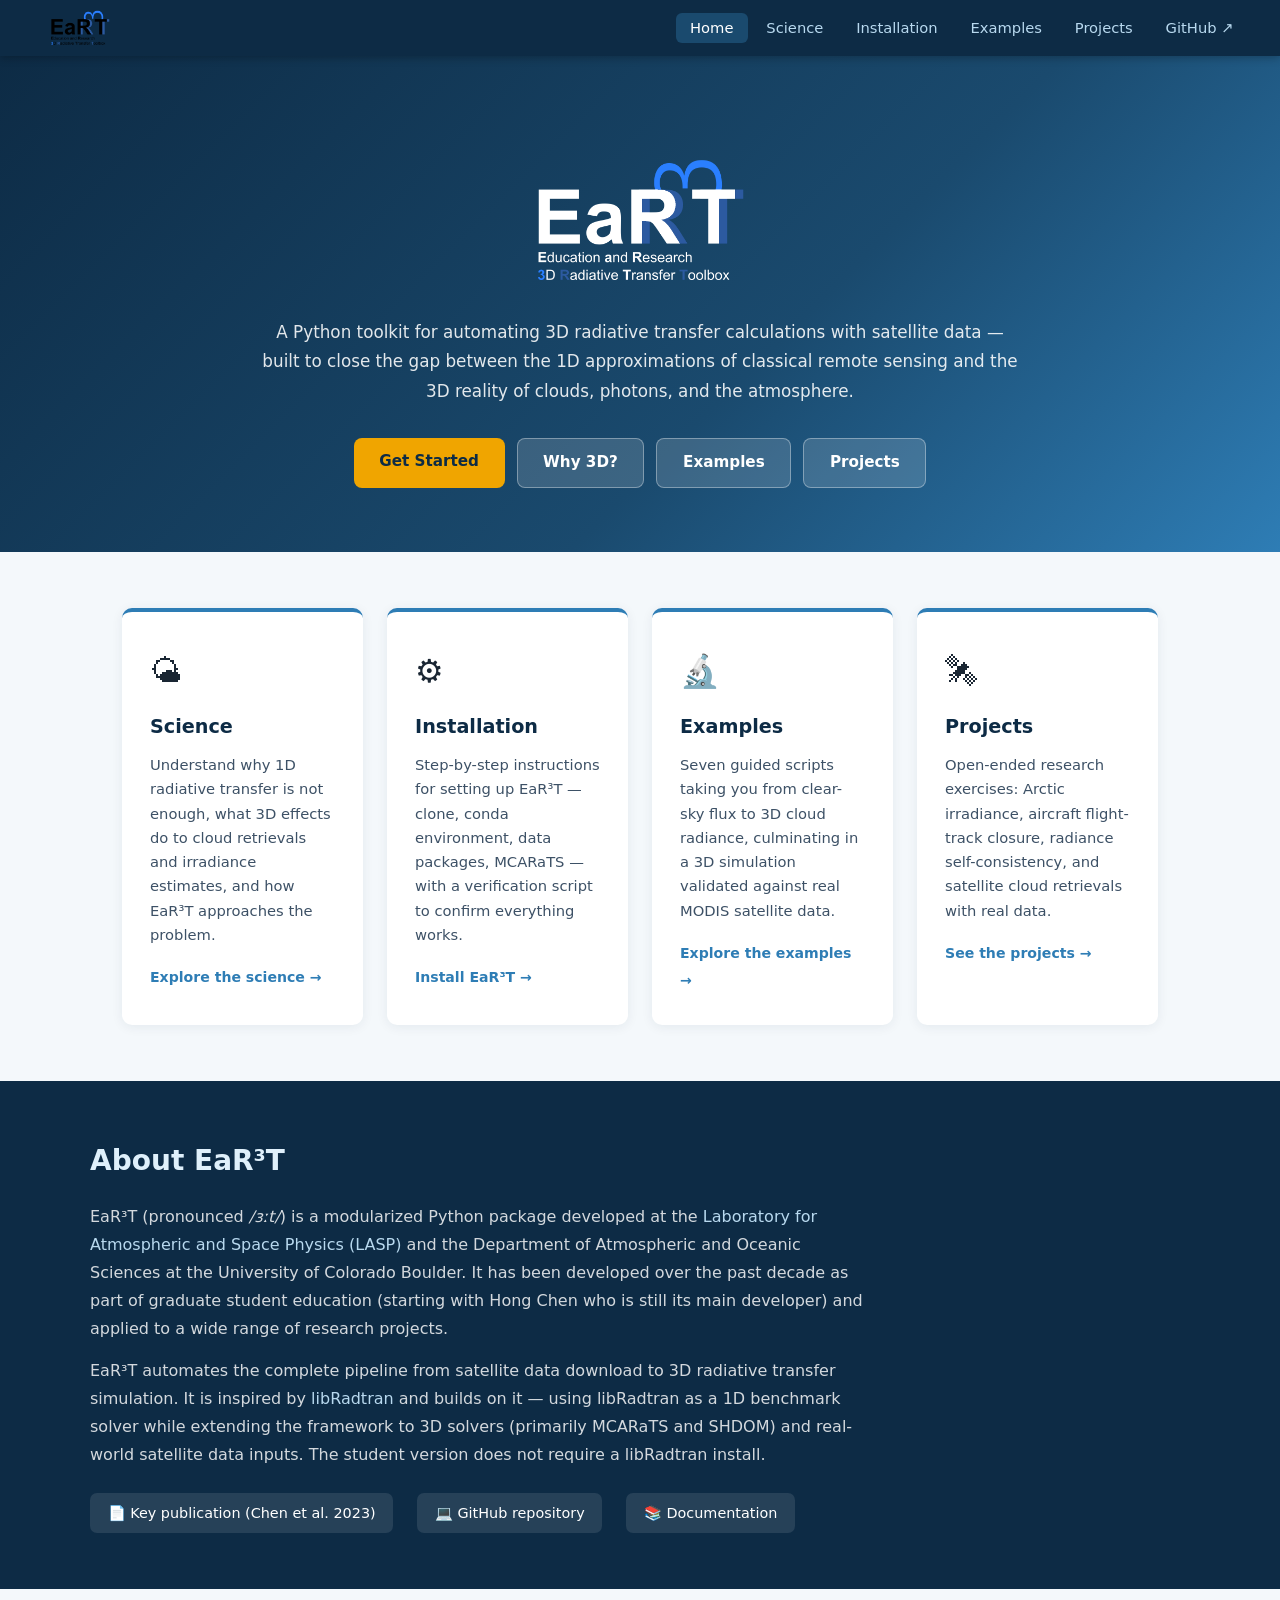
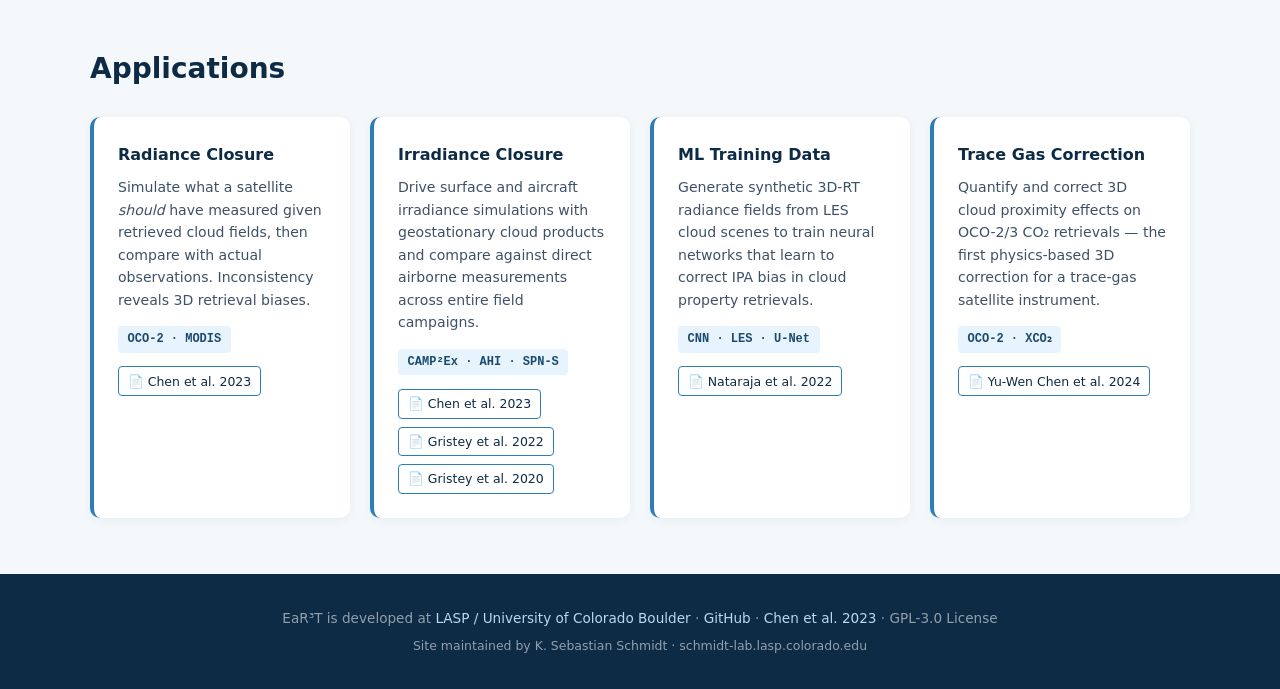
<file: docs/index.html>
<!DOCTYPE html>
<html lang="en">
<head>
  <meta charset="UTF-8">
  <meta name="viewport" content="width=device-width, initial-scale=1.0">
  <title>EaR³T — Education and Research 3D Radiative Transfer Toolbox</title>
  <link rel="stylesheet" href="style.css">
  <link rel="icon" href="favicon.png" type="image/png">
  <style>
    .app-papers {
      margin-top: 0.85rem;
      display: flex;
      flex-wrap: wrap;
      gap: 0.5rem;
    }
    .app-papers a {
      font-size: 0.78rem;
      color: var(--blue-dark);
      text-decoration: none;
      border: 1px solid var(--blue-light);
      border-radius: 4px;
      padding: 0.2rem 0.55rem;
      transition: background 0.15s;
    }
    .app-papers a:hover {
      background: var(--blue-light);
      color: var(--white);
    }
  </style>
</head>
<body>

  <!-- NAV -->
  <nav class="topnav">
    <div class="nav-brand"><img src="er3t-logo.png" alt="EaR³T" class="nav-logo"></div>
    <ul class="nav-links">
      <li><a href="index.html" class="active">Home</a></li>
      <li><a href="science.html">Science</a></li>
      <li><a href="install.html">Installation</a></li>
      <li><a href="examples.html">Examples</a></li>
      <li><a href="projects.html">Projects</a></li>
      <li><a href="https://github.com/hong-chen/er3t/tree/dev_er3t_edu" target="_blank">GitHub ↗</a></li>
    </ul>
  </nav>

  <!-- HERO -->
  <header class="hero">
    <div class="hero-inner">
      <img src="er3t-logo-light.png" alt="EaR³T — Education and Research 3D Radiative Transfer Toolbox" class="hero-logo-img">
      <p class="hero-desc">
        A Python toolkit for automating 3D radiative transfer calculations with satellite data —
        built to close the gap between the 1D approximations of classical remote sensing
        and the 3D reality of clouds, photons, and the atmosphere.
      </p>
      <div class="hero-buttons">
        <a href="install.html" class="btn btn-primary">Get Started</a>
        <a href="science.html" class="btn btn-secondary">Why 3D?</a>
        <a href="examples.html" class="btn btn-secondary">Examples</a>
        <a href="projects.html" class="btn btn-secondary">Projects</a>
      </div>
    </div>
  </header>

  <!-- FOUR PILLARS -->
  <section class="pillars">
    <div class="pillar">
      <div class="pillar-icon">🌤</div>
      <h2>Science</h2>
      <p>Understand why 1D radiative transfer is not enough, what 3D effects do to cloud retrievals and irradiance estimates, and how EaR³T approaches the problem.</p>
      <a href="science.html" class="pillar-link">Explore the science →</a>
    </div>
    <div class="pillar">
      <div class="pillar-icon">⚙️</div>
      <h2>Installation</h2>
      <p>Step-by-step instructions for setting up EaR³T — clone, conda environment, data packages, MCARaTS — with a verification script to confirm everything works.</p>
      <a href="install.html" class="pillar-link">Install EaR³T →</a>
    </div>
    <div class="pillar">
      <div class="pillar-icon">🔬</div>
      <h2>Examples</h2>
      <p>Seven guided scripts taking you from clear-sky flux to 3D cloud radiance, culminating in a 3D simulation validated against real MODIS satellite data.</p>
      <a href="examples.html" class="pillar-link">Explore the examples →</a>
    </div>
    <div class="pillar">
      <div class="pillar-icon">🛰</div>
      <h2>Projects</h2>
      <p>Open-ended research exercises: Arctic irradiance, aircraft flight-track closure, radiance self-consistency, and satellite cloud retrievals with real data.</p>
      <a href="projects.html" class="pillar-link">See the projects →</a>
    </div>
  </section>

  <!-- ABOUT -->
  <section class="about">
    <div class="about-inner">
      <h2>About EaR³T</h2>
      <p>
        EaR³T (pronounced <em>/ɜːt/</em>) is a modularized Python package developed at the
        <a href="https://lasp.colorado.edu" target="_blank">Laboratory for Atmospheric and Space Physics (LASP)</a>
        and the Department of Atmospheric and Oceanic Sciences at the University of Colorado Boulder.
        It has been developed over the past decade as part of graduate student education
        (starting with Hong Chen who is still its main developer) and applied to a
        wide range of research projects.
      </p>
      <p>
        EaR³T automates the complete pipeline from satellite data download to 3D radiative transfer
        simulation. It is inspired by <a href="http://www.libradtran.org" target="_blank">libRadtran</a>
        and builds on it — using libRadtran as a 1D benchmark solver while extending the framework to
        3D solvers (primarily MCARaTS and SHDOM) and real-world satellite data inputs.
        The student version does not require a libRadtran install.
      </p>
      <div class="about-links">
        <a href="https://doi.org/10.5194/amt-16-1971-2023" target="_blank">📄 Key publication (Chen et al. 2023)</a>
        <a href="https://github.com/hong-chen/er3t" target="_blank">💻 GitHub repository</a>
        <a href="https://er3t.readthedocs.io" target="_blank">📚 Documentation</a>
      </div>
    </div>
  </section>

  <!-- APPLICATIONS -->
  <section class="apps">
    <div class="apps-inner">
      <h2>Applications</h2>
      <div class="app-grid">
        <div class="app-card">
          <h3>Radiance Closure</h3>
          <p>Simulate what a satellite <em>should</em> have measured given retrieved cloud fields, then compare with actual observations. Inconsistency reveals 3D retrieval biases.</p>
          <span class="app-tag">OCO-2 · MODIS</span>
          <div class="app-papers">
            <a href="https://doi.org/10.5194/amt-16-1971-2023" target="_blank">📄 Chen et al. 2023</a>
          </div>
        </div>
        <div class="app-card">
          <h3>Irradiance Closure</h3>
          <p>Drive surface and aircraft irradiance simulations with geostationary cloud products and compare against direct airborne measurements across entire field campaigns.</p>
          <span class="app-tag">CAMP²Ex · AHI · SPN-S</span>
          <div class="app-papers">
            <a href="https://doi.org/10.5194/amt-16-1971-2023" target="_blank">📄 Chen et al. 2023</a>
            <a href="https://doi.org/10.1029/2022JD036822" target="_blank">📄 Gristey et al. 2022</a>
            <a href="https://doi.org/10.1029/2020GL090152" target="_blank">📄 Gristey et al. 2020</a>
          </div>
        </div>
        <div class="app-card">
          <h3>ML Training Data</h3>
          <p>Generate synthetic 3D-RT radiance fields from LES cloud scenes to train neural networks that learn to correct IPA bias in cloud property retrievals.</p>
          <span class="app-tag">CNN · LES · U-Net</span>
          <div class="app-papers">
            <a href="https://doi.org/10.5194/amt-15-5181-2022" target="_blank">📄 Nataraja et al. 2022</a>
          </div>
        </div>
        <div class="app-card">
          <h3>Trace Gas Correction</h3>
          <p>Quantify and correct 3D cloud proximity effects on OCO-2/3 CO₂ retrievals — the first physics-based 3D correction for a trace-gas satellite instrument.</p>
          <span class="app-tag">OCO-2 · XCO₂</span>
          <div class="app-papers">
            <a href="https://egusphere.copernicus.org/preprints/2024/egusphere-2024-1936/" target="_blank">📄 Yu-Wen Chen et al. 2024</a>
          </div>
        </div>
      </div>
    </div>
  </section>

  <!-- FOOTER -->
  <footer class="footer">
    <p>
      EaR³T is developed at <a href="https://lasp.colorado.edu" target="_blank">LASP / University of Colorado Boulder</a>
      · <a href="https://github.com/hong-chen/er3t" target="_blank">GitHub</a>
      · <a href="https://doi.org/10.5194/amt-16-1971-2023" target="_blank">Chen et al. 2023</a>
      · GPL-3.0 License
    </p>
    <p class="footer-credit">Site maintained by K. Sebastian Schmidt · schmidt-lab.lasp.colorado.edu</p>
  </footer>

</body>
</html>
</file>
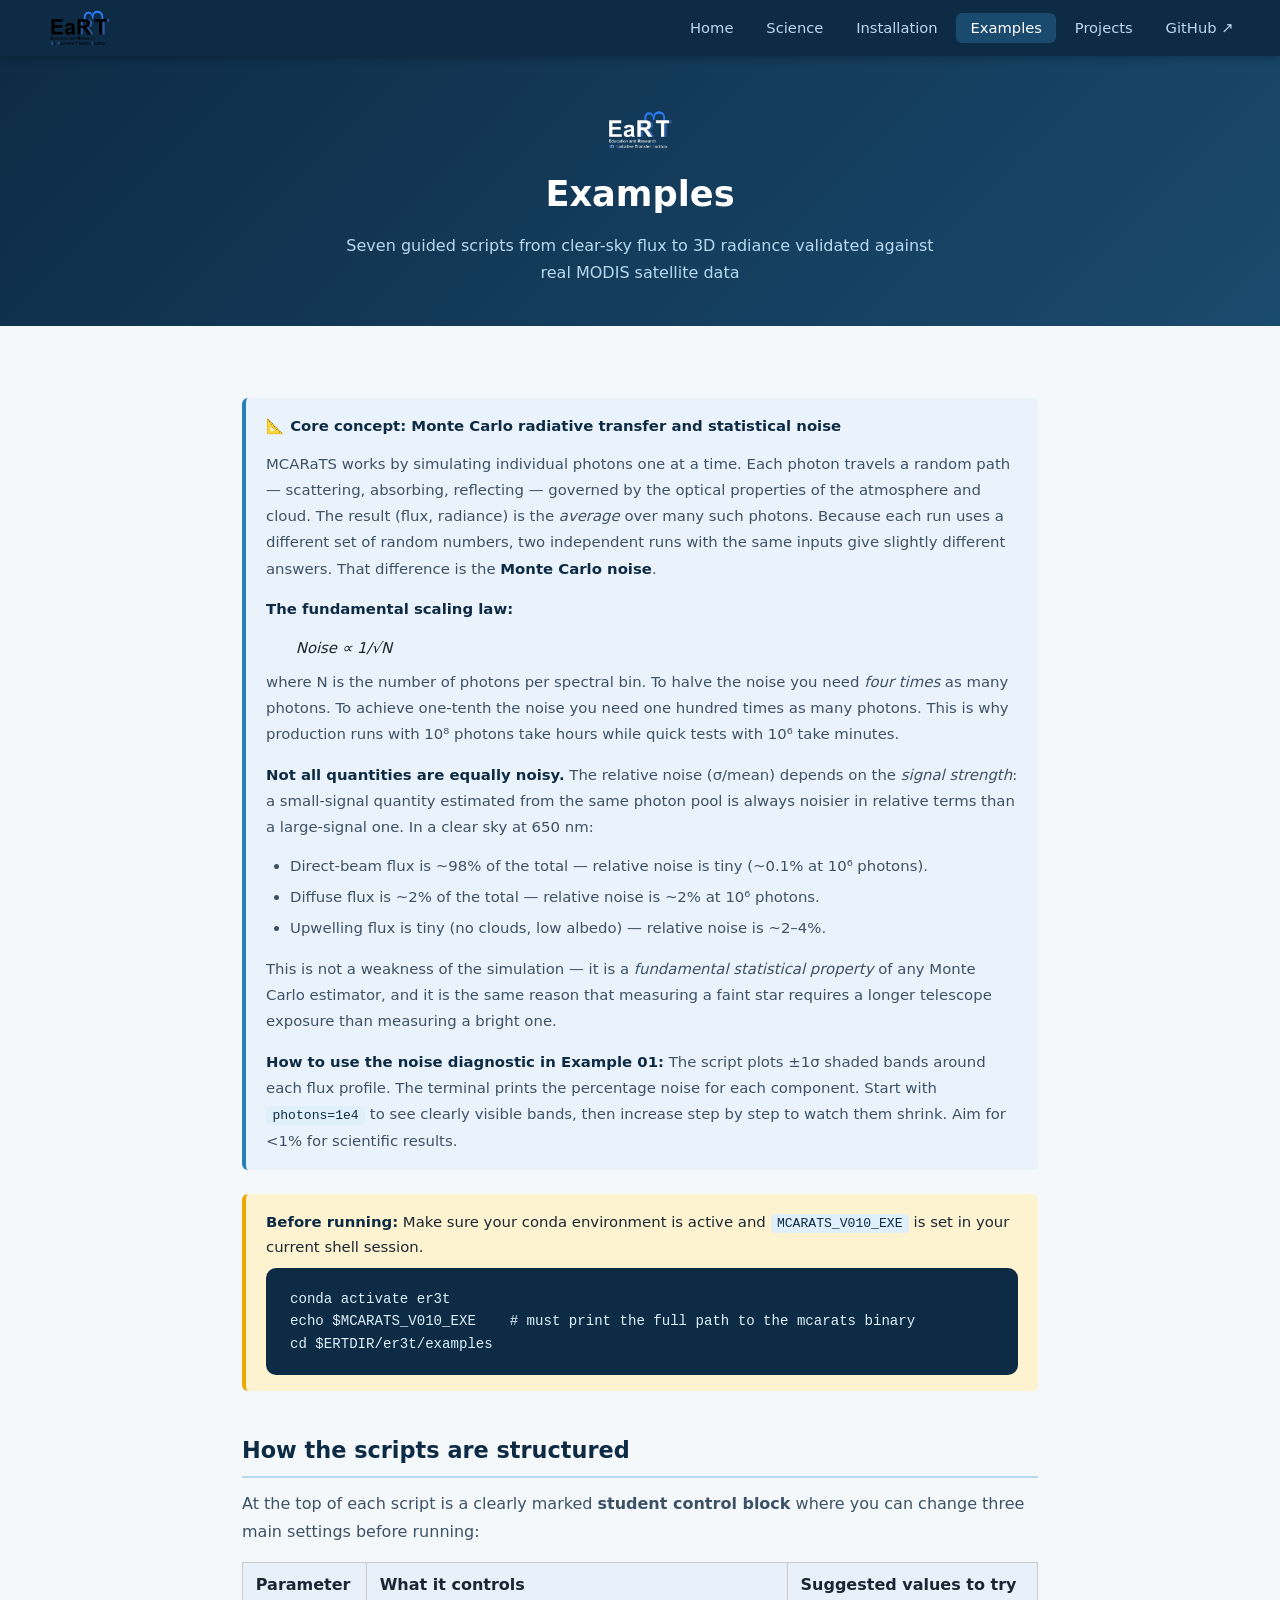
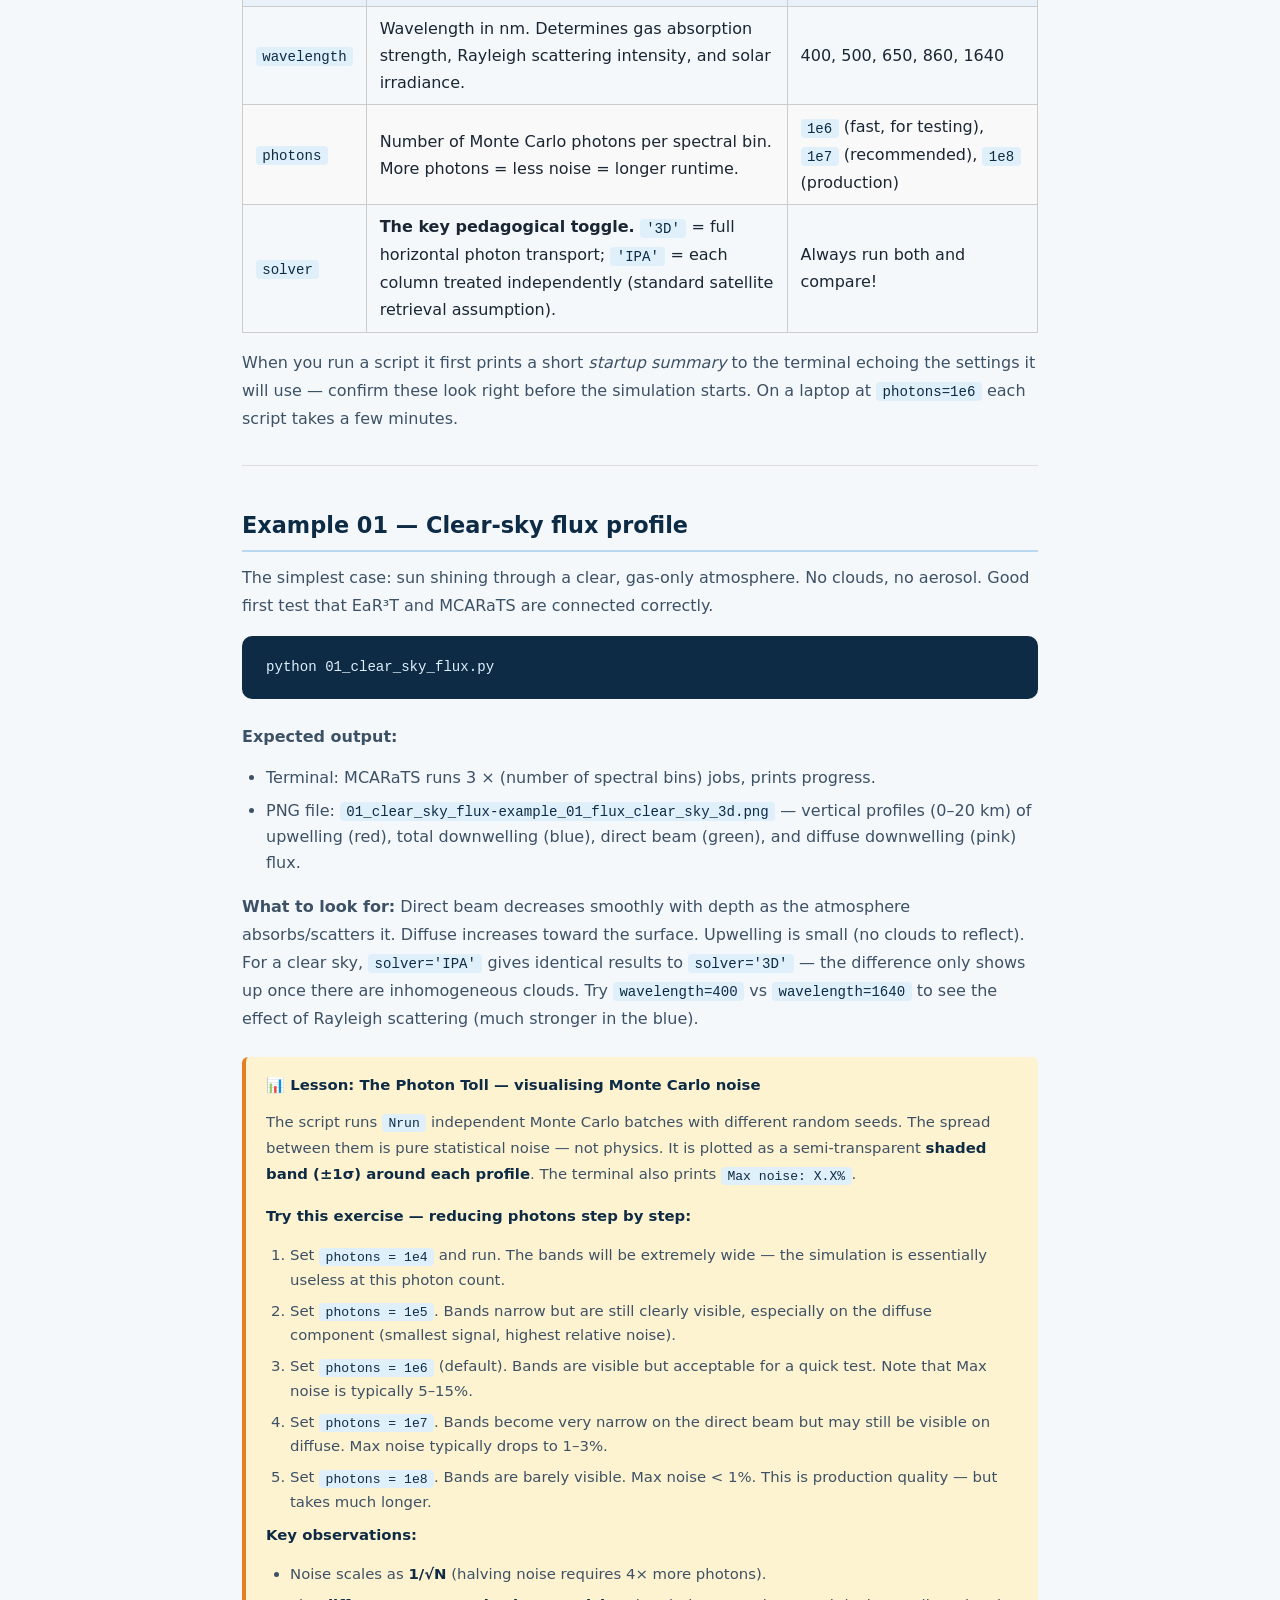
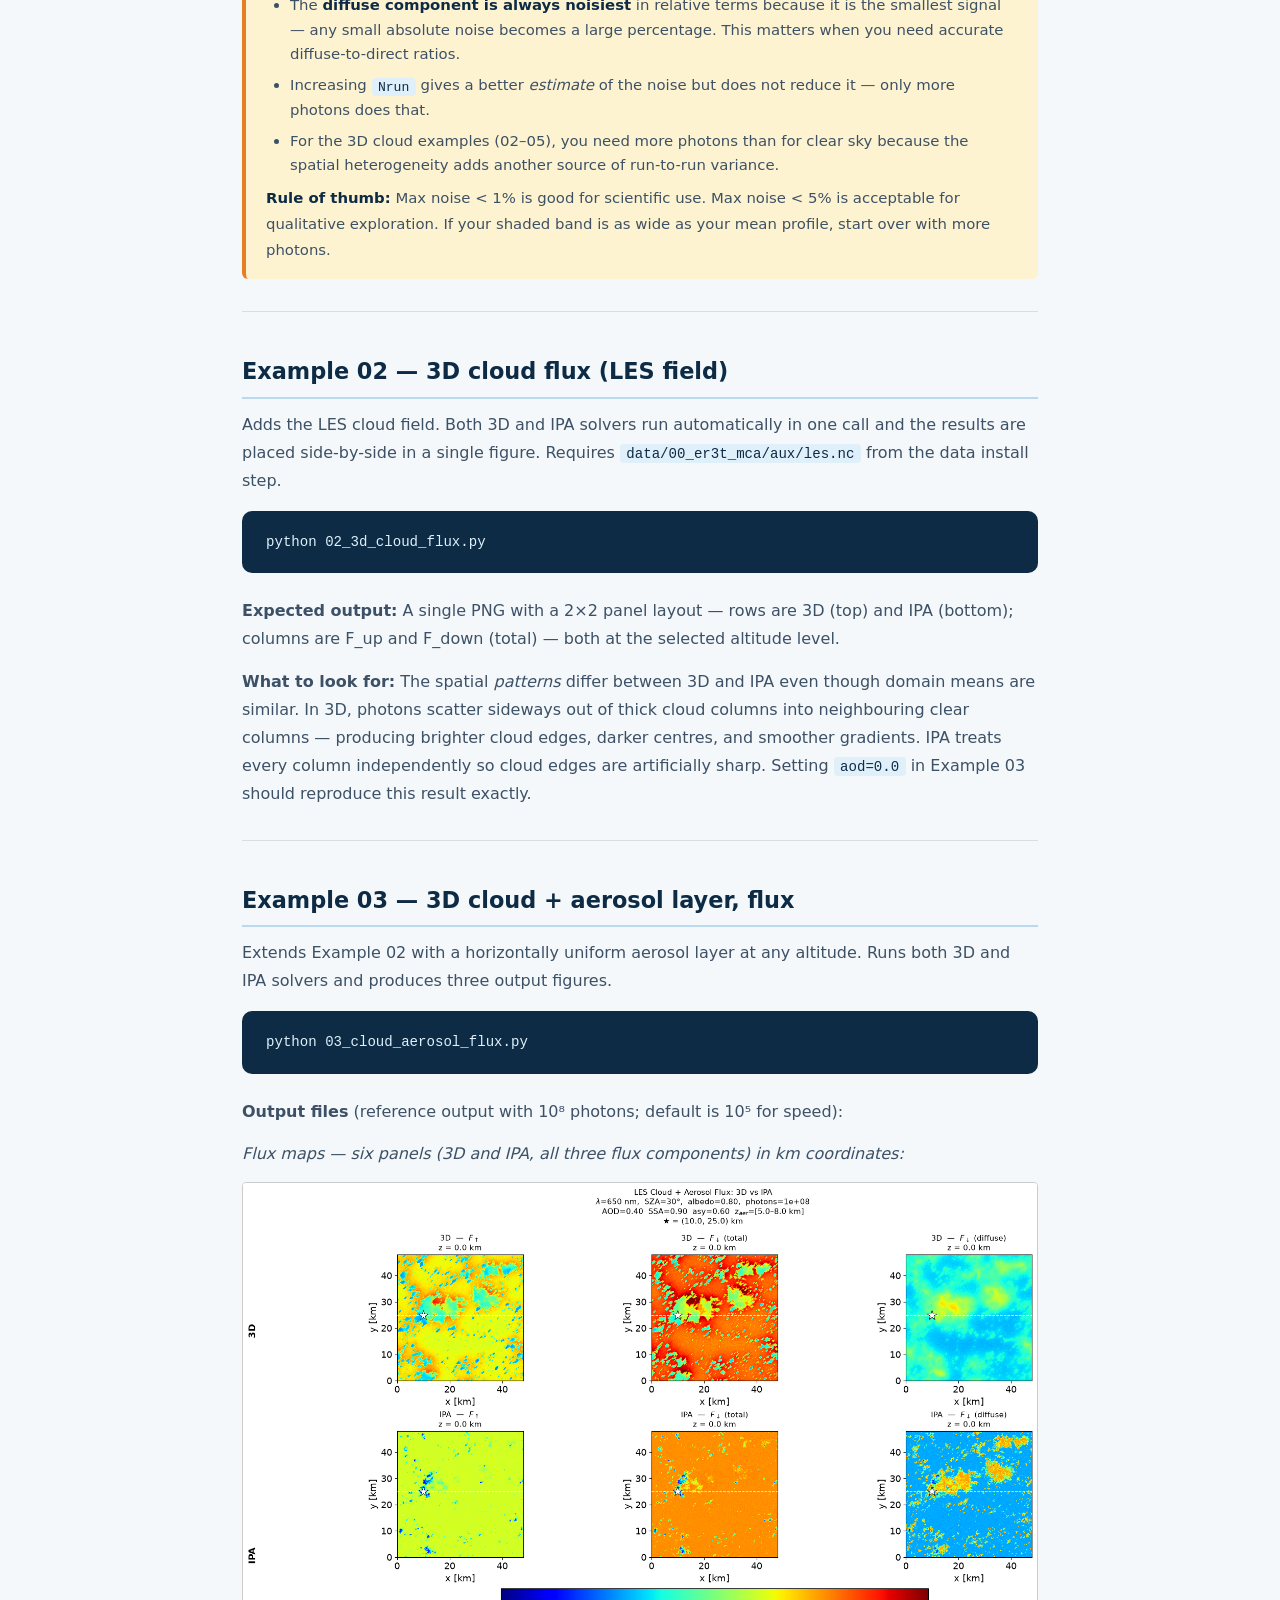
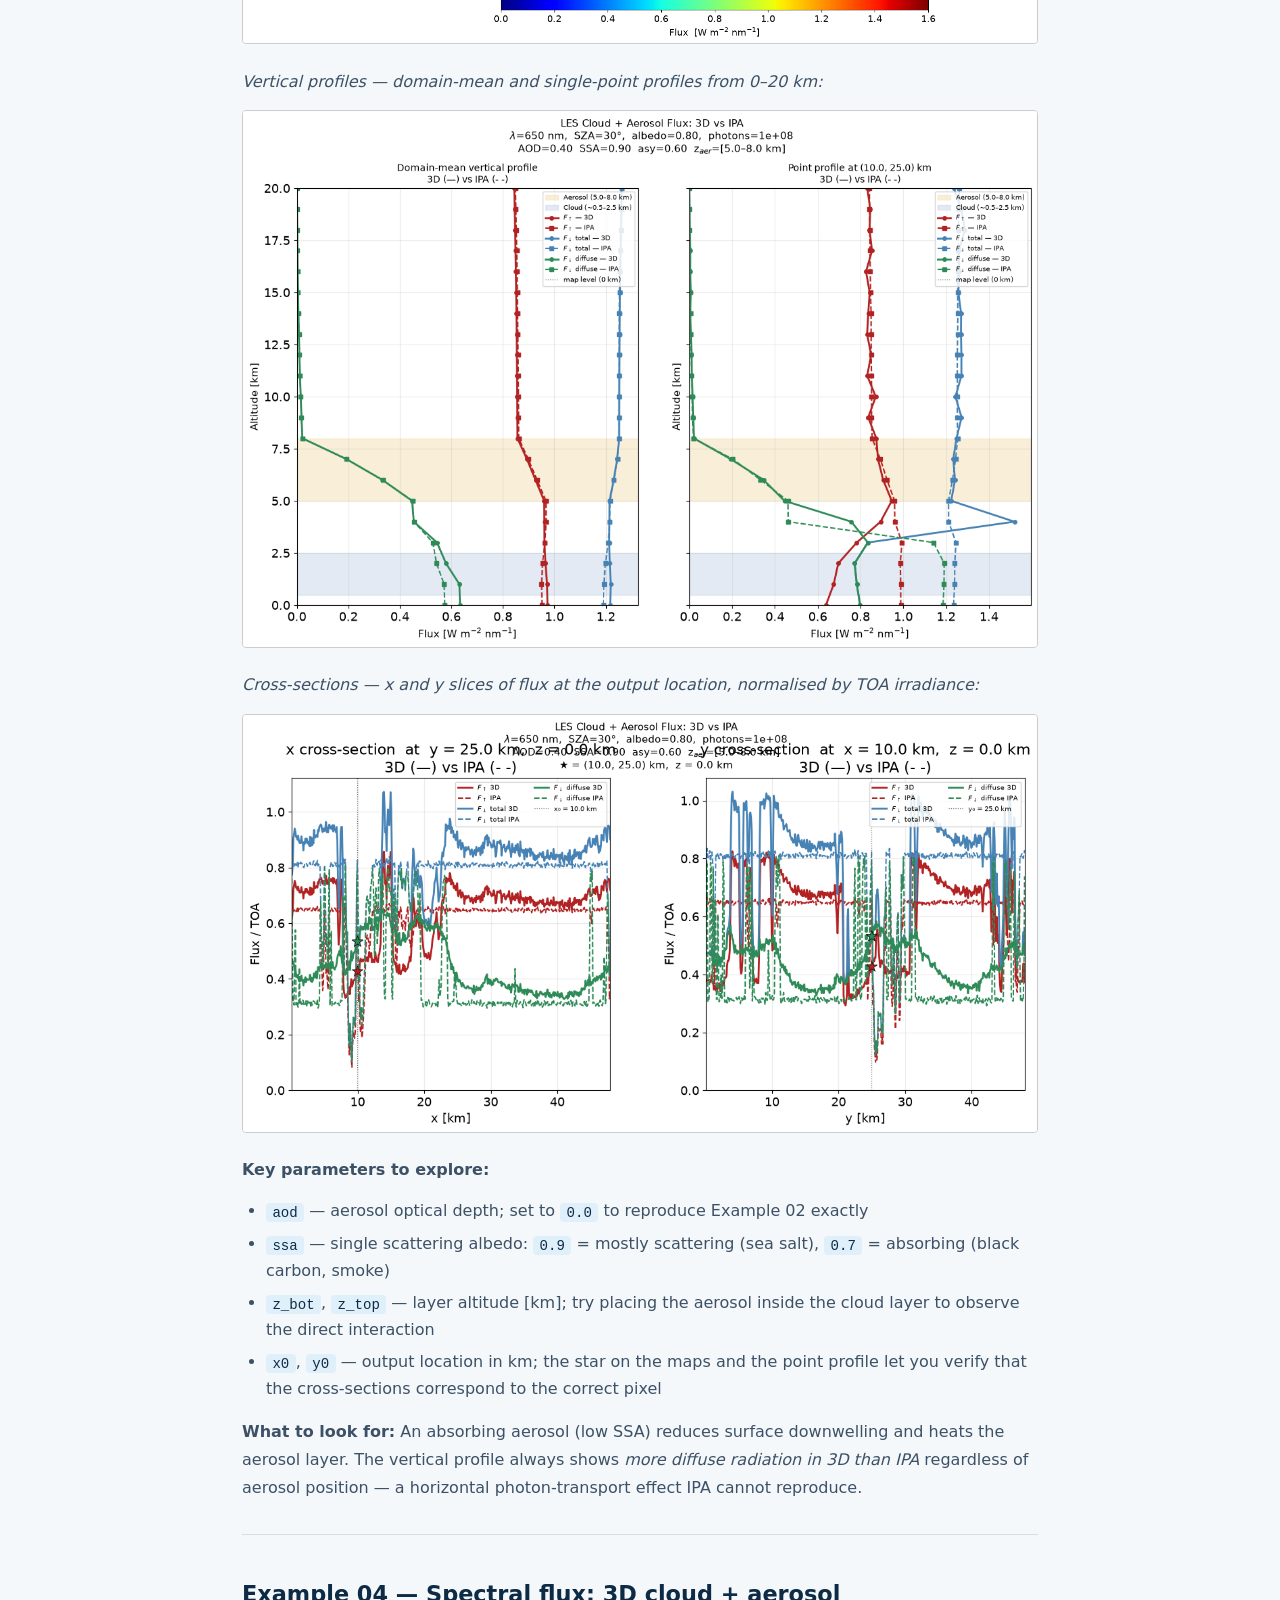
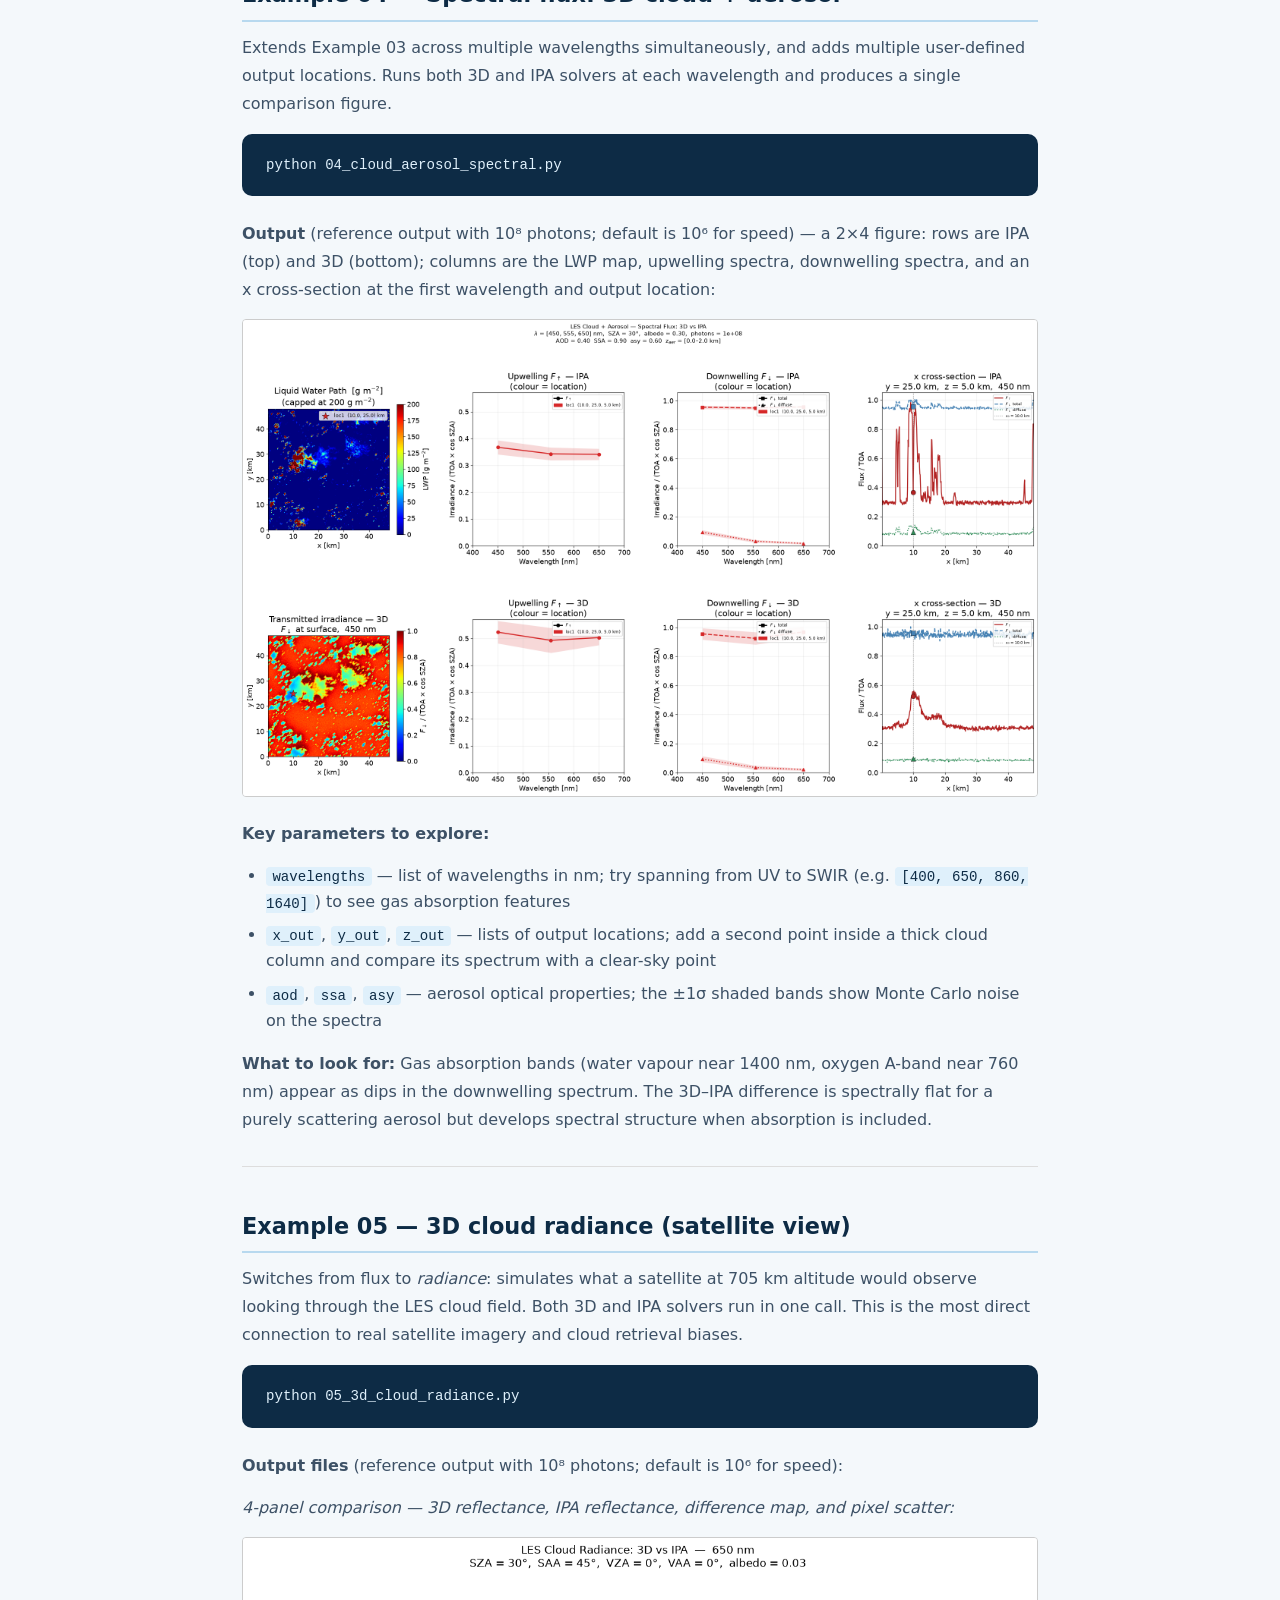
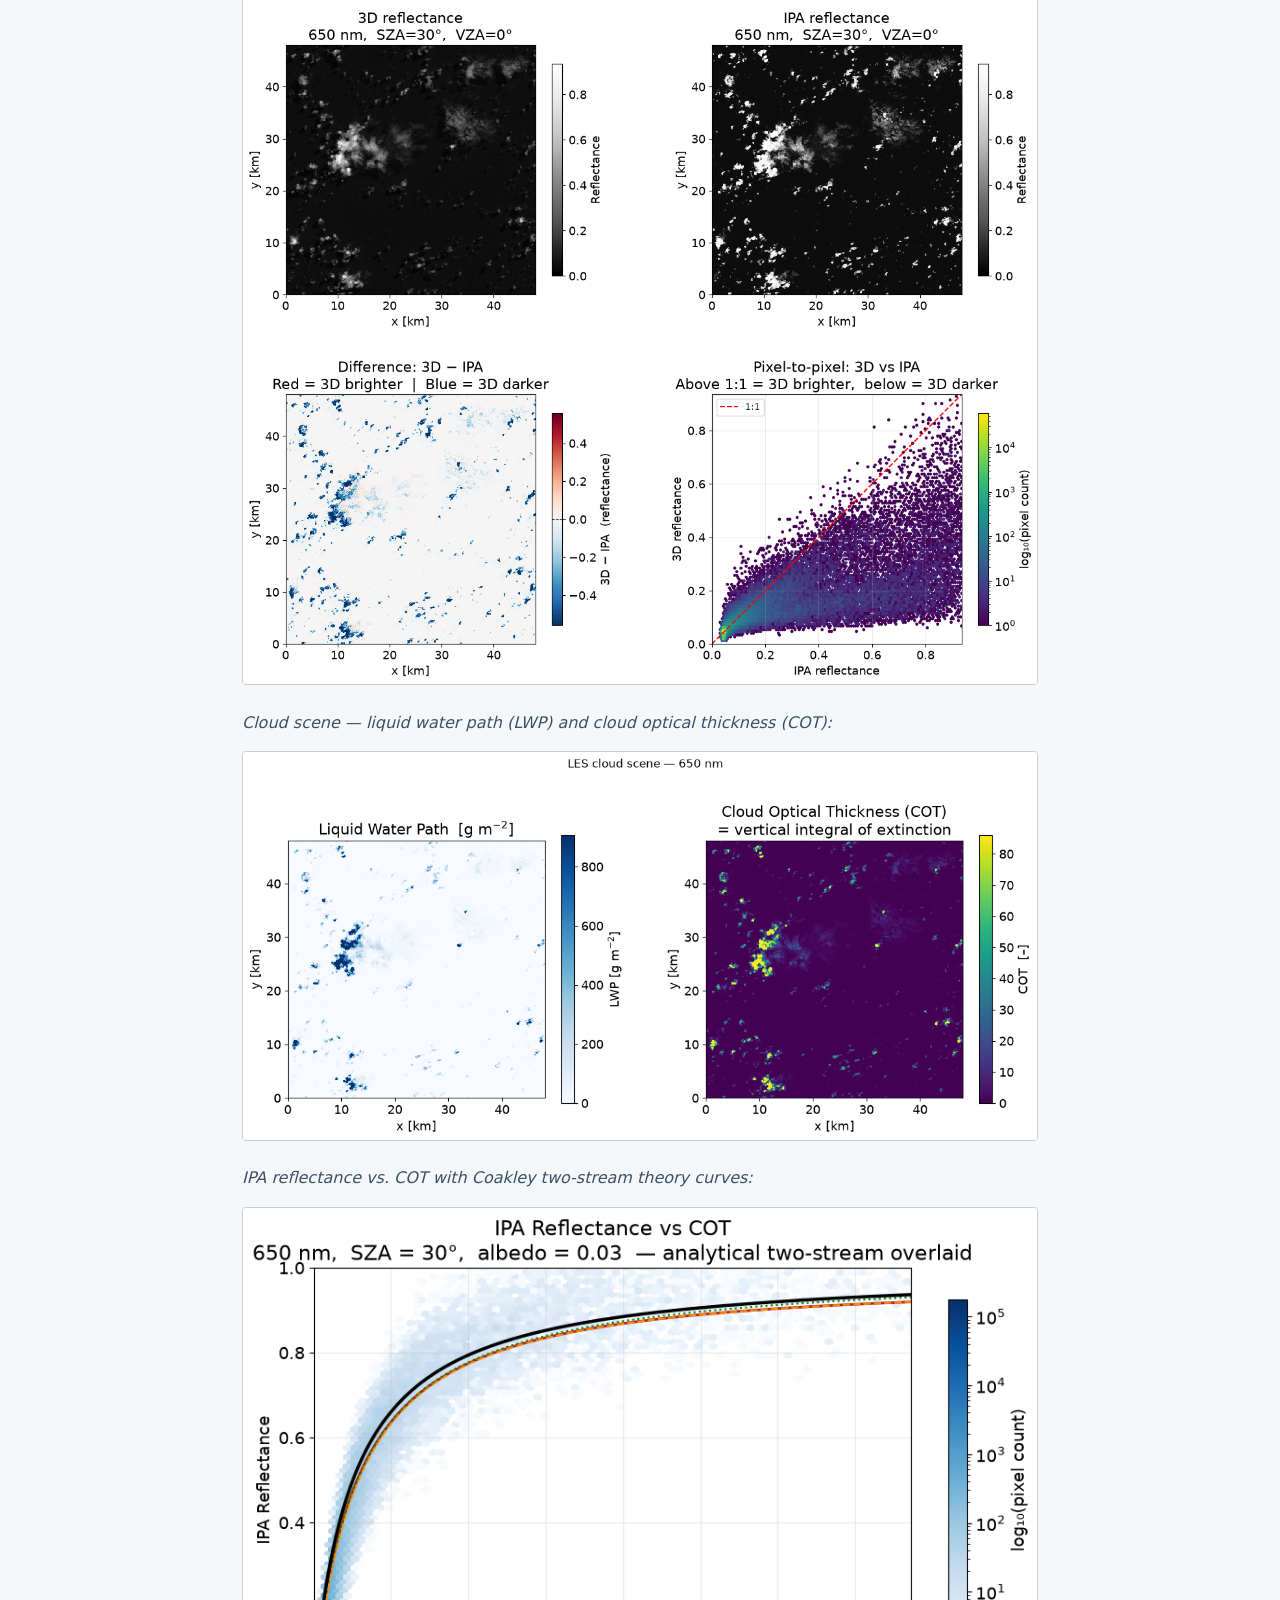
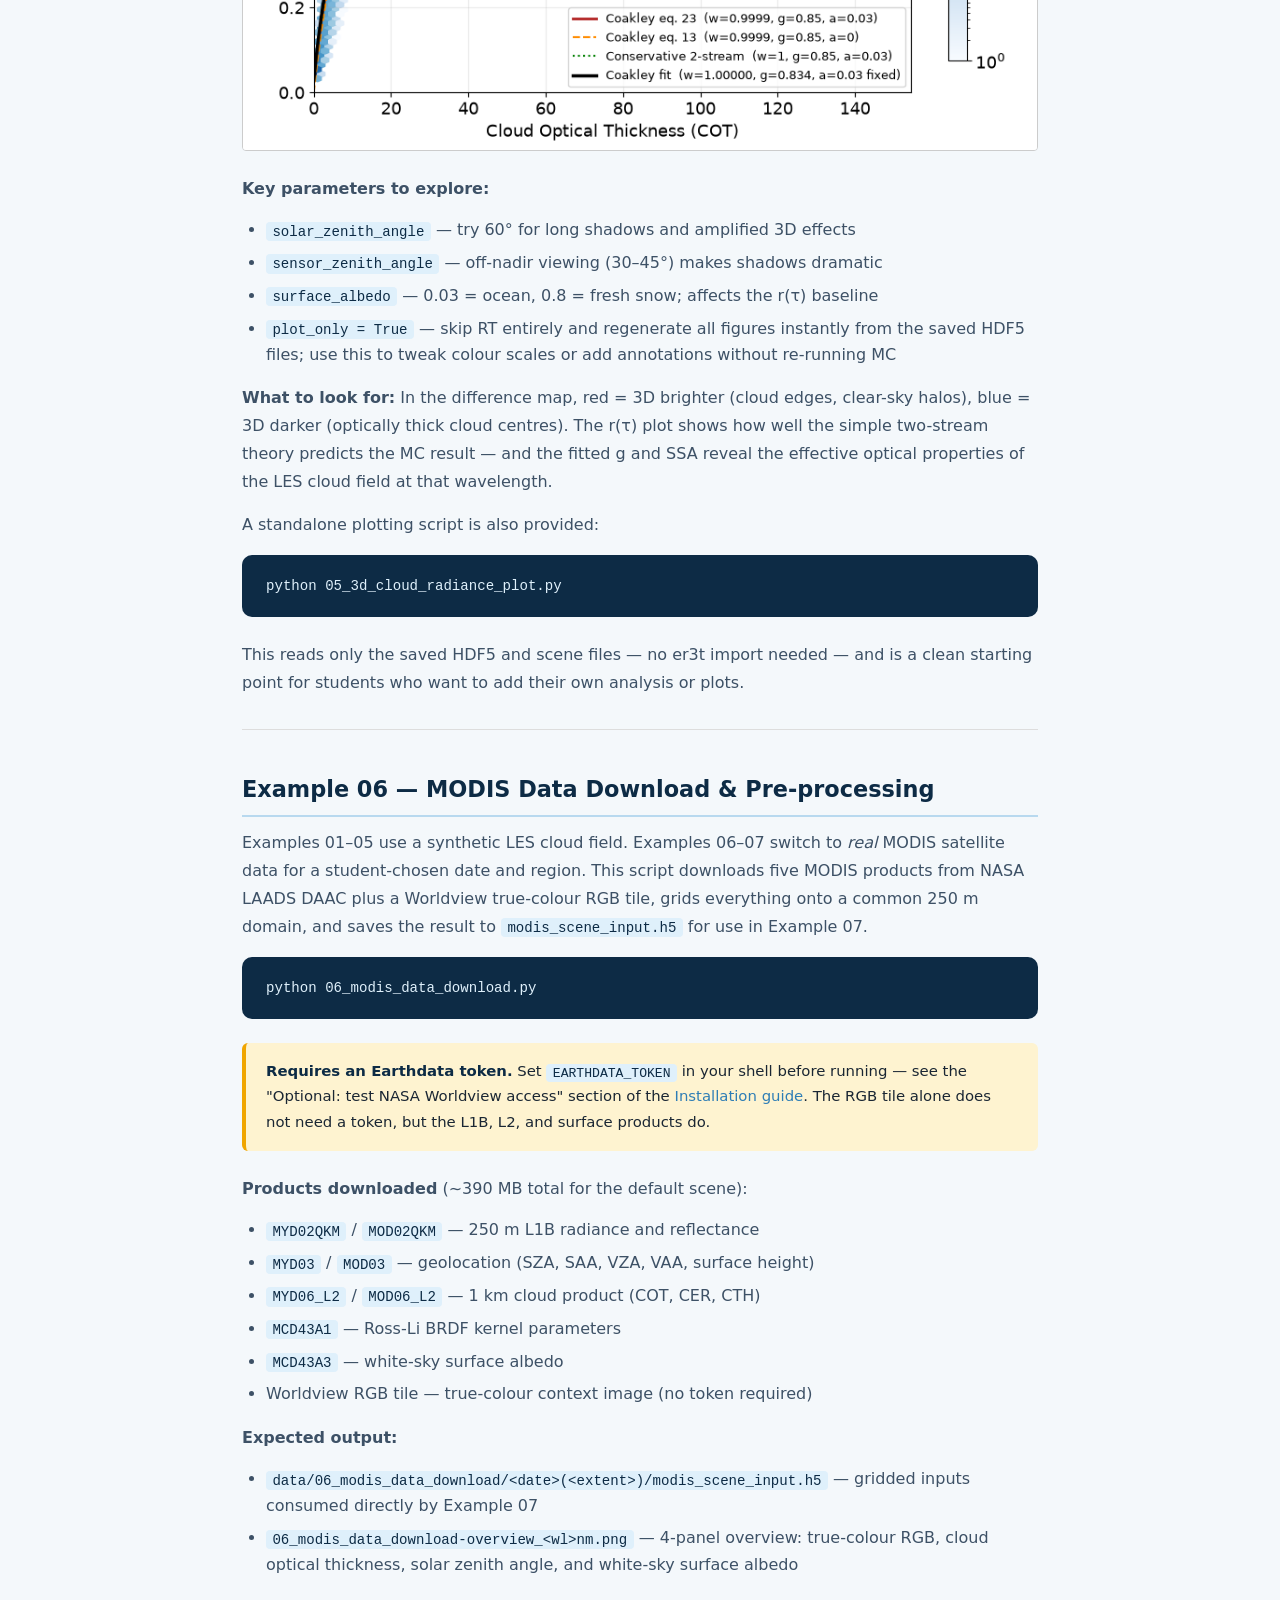
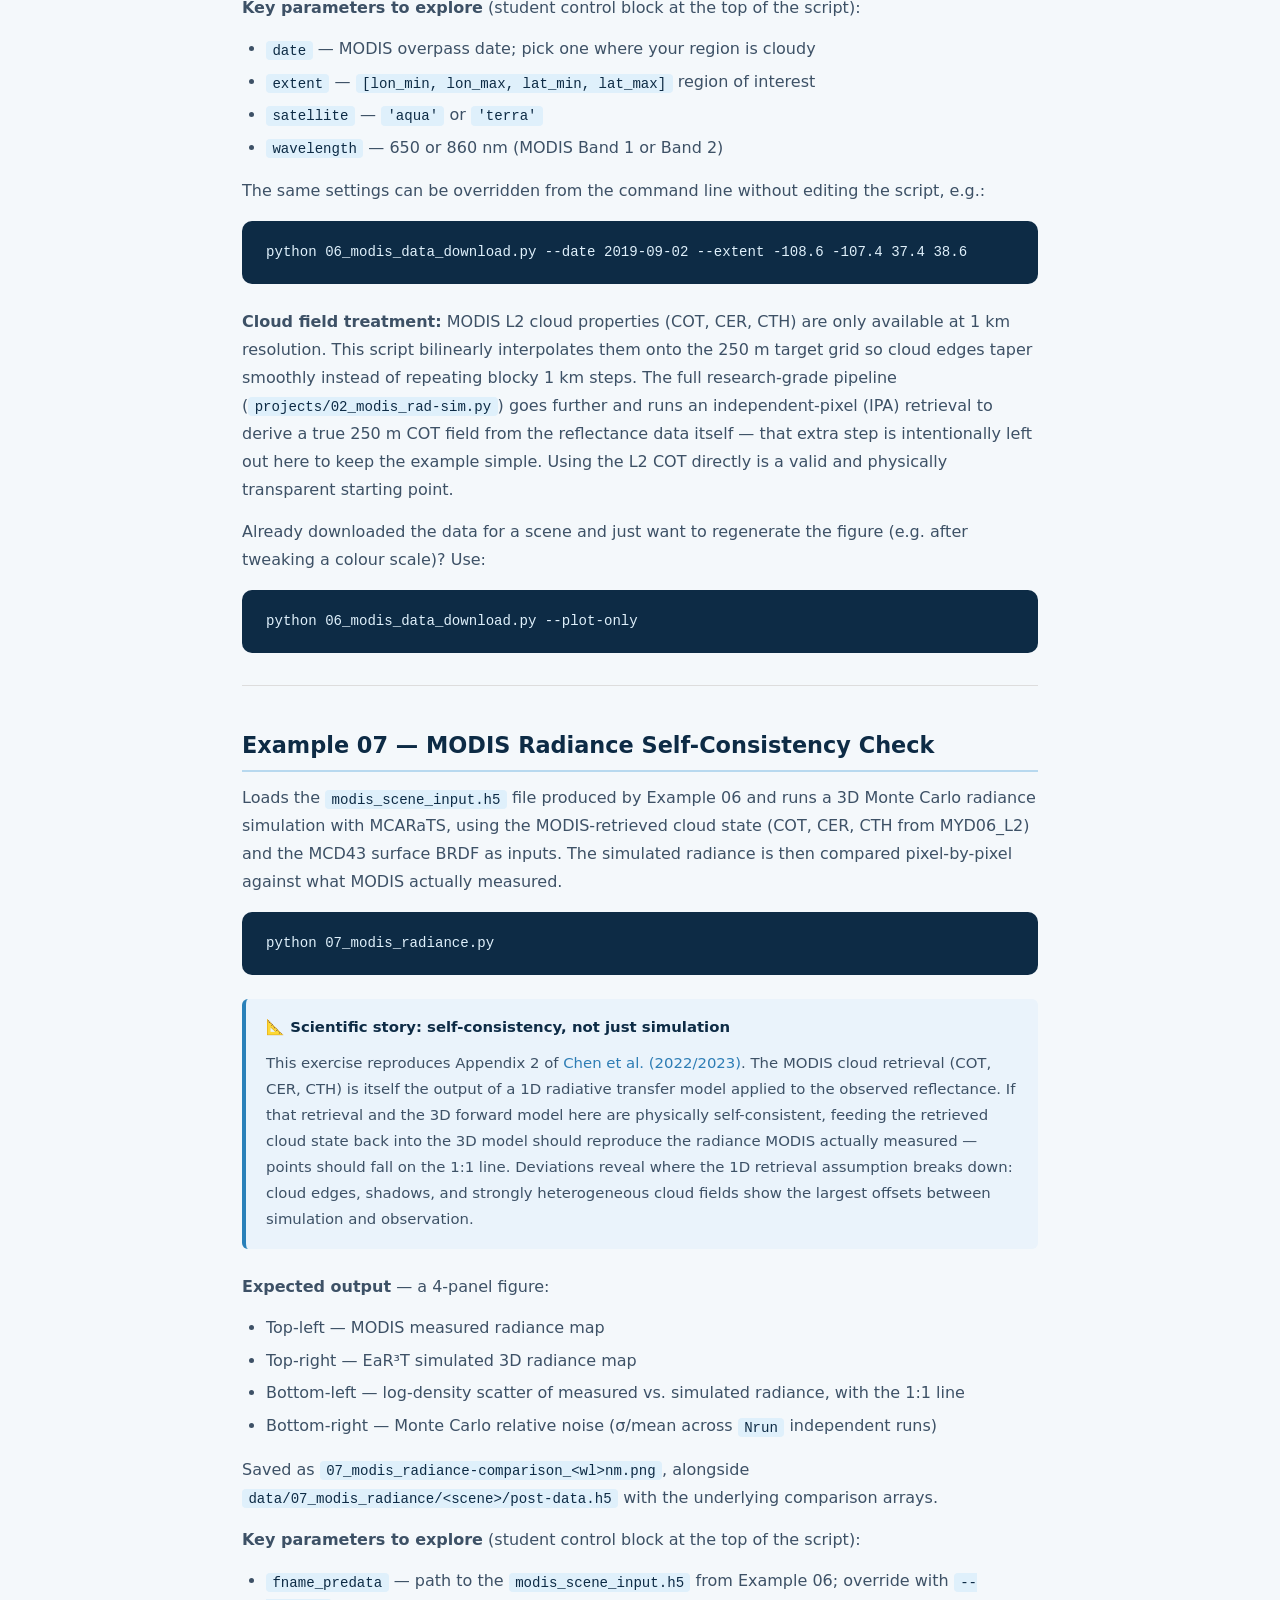
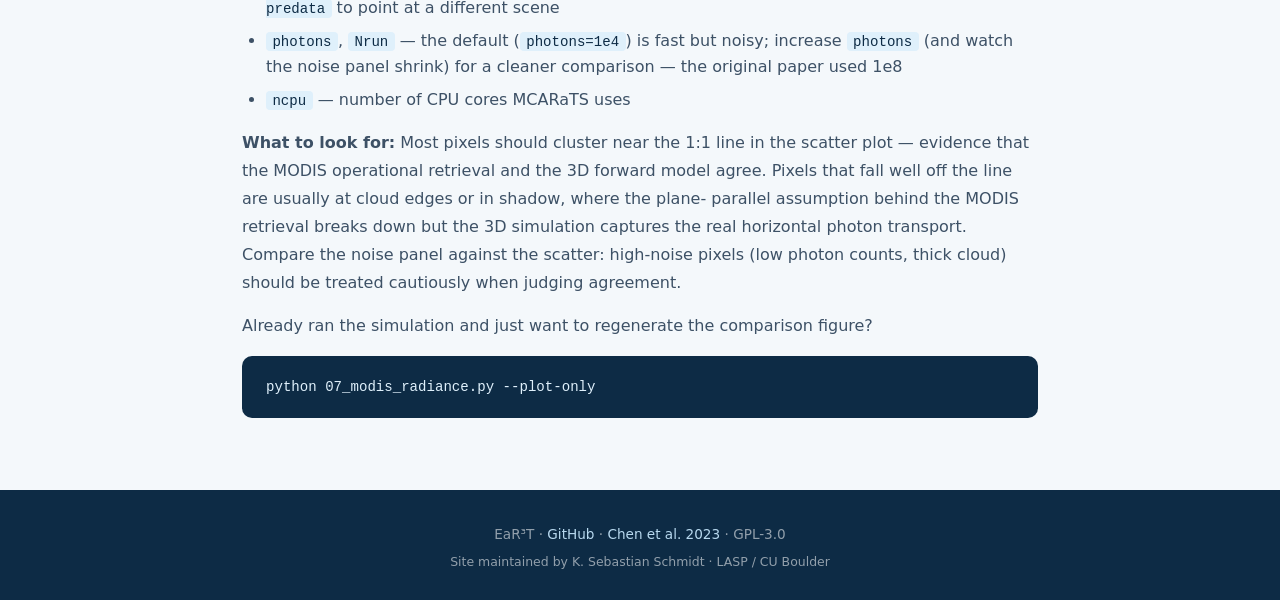
<file: docs/examples.html>
<!DOCTYPE html>
<html lang="en">
<head>
  <meta charset="UTF-8">
  <meta name="viewport" content="width=device-width, initial-scale=1.0">
  <title>Examples — EaR³T</title>
  <link rel="stylesheet" href="style.css">
  <link rel="icon" href="favicon.png" type="image/png">
</head>
<body>

  <nav class="topnav">
    <div class="nav-brand"><img src="er3t-logo.png" alt="EaR³T" class="nav-logo"></div>
    <ul class="nav-links">
      <li><a href="index.html">Home</a></li>
      <li><a href="science.html">Science</a></li>
      <li><a href="install.html">Installation</a></li>
      <li><a href="examples.html" class="active">Examples</a></li>
      <li><a href="projects.html">Projects</a></li>
      <li><a href="https://github.com/hong-chen/er3t/tree/dev_er3t_edu" target="_blank">GitHub ↗</a></li>
    </ul>
  </nav>

  <header class="page-header">
    <img src="er3t-logo-light.png" alt="EaR³T" class="page-header-logo">
    <h1>Examples</h1>
    <p>Seven guided scripts from clear-sky flux to 3D radiance validated against real MODIS satellite data</p>
  </header>

  <main class="page-content">

    <div class="callout" style="border-left-color:#2980b9; background:#eaf3fb;">
      <strong>📐 Core concept: Monte Carlo radiative transfer and statistical noise</strong>

      <p style="margin-top:0.8em;">MCARaTS works by simulating individual photons one at a time.
      Each photon travels a random path — scattering, absorbing, reflecting — governed by the
      optical properties of the atmosphere and cloud.  The result (flux, radiance) is the
      <em>average</em> over many such photons.  Because each run uses a different set of random
      numbers, two independent runs with the same inputs give slightly different answers.
      That difference is the <strong>Monte Carlo noise</strong>.</p>

      <p><strong>The fundamental scaling law:</strong></p>
      <blockquote style="margin:0.5em 2em; font-style:italic;">
        Noise ∝ 1/√N
      </blockquote>
      <p>where N is the number of photons per spectral bin.  To halve the noise you need
      <em>four times</em> as many photons.  To achieve one-tenth the noise you need
      one hundred times as many photons.  This is why production runs with 10⁸ photons
      take hours while quick tests with 10⁶ take minutes.</p>

      <p><strong>Not all quantities are equally noisy.</strong>
      The relative noise (σ/mean) depends on the <em>signal strength</em>:
      a small-signal quantity estimated from the same photon pool is always
      noisier in relative terms than a large-signal one.  In a clear sky at 650 nm:</p>
      <ul style="margin-top:0.3em;">
        <li>Direct-beam flux is ~98% of the total — relative noise is tiny (~0.1% at 10⁶ photons).</li>
        <li>Diffuse flux is ~2% of the total — relative noise is ~2% at 10⁶ photons.</li>
        <li>Upwelling flux is tiny (no clouds, low albedo) — relative noise is ~2–4%.</li>
      </ul>
      <p>This is not a weakness of the simulation — it is a <em>fundamental statistical property</em>
      of any Monte Carlo estimator, and it is the same reason that measuring a faint star
      requires a longer telescope exposure than measuring a bright one.</p>

      <p style="margin-bottom:0;"><strong>How to use the noise diagnostic in Example 01:</strong>
      The script plots ±1σ shaded bands around each flux profile.
      The terminal prints the percentage noise for each component.
      Start with <code>photons=1e4</code> to see clearly visible bands, then increase
      step by step to watch them shrink.  Aim for &lt;1% for scientific results.</p>
    </div>

    <div class="callout">
      <strong>Before running:</strong> Make sure your conda environment is active and
      <code>MCARATS_V010_EXE</code> is set in your current shell session.
      <pre style="margin-top:0.5em; margin-bottom:0;"><code>conda activate er3t
echo $MCARATS_V010_EXE    # must print the full path to the mcarats binary
cd $ERTDIR/er3t/examples</code></pre>
    </div>

    <h2>How the scripts are structured</h2>

    <p>At the top of each script is a clearly marked <strong>student control block</strong> where
    you can change three main settings before running:</p>

    <table style="width:100%; border-collapse:collapse; margin:1em 0;">
      <thead>
        <tr style="background:#e8f0fa;">
          <th style="padding:0.5em 0.8em; text-align:left; border:1px solid #ccc;">Parameter</th>
          <th style="padding:0.5em 0.8em; text-align:left; border:1px solid #ccc;">What it controls</th>
          <th style="padding:0.5em 0.8em; text-align:left; border:1px solid #ccc;">Suggested values to try</th>
        </tr>
      </thead>
      <tbody>
        <tr>
          <td style="padding:0.5em 0.8em; border:1px solid #ccc;"><code>wavelength</code></td>
          <td style="padding:0.5em 0.8em; border:1px solid #ccc;">Wavelength in nm. Determines gas absorption strength, Rayleigh scattering intensity, and solar irradiance.</td>
          <td style="padding:0.5em 0.8em; border:1px solid #ccc;">400, 500, 650, 860, 1640</td>
        </tr>
        <tr style="background:#f9f9f9;">
          <td style="padding:0.5em 0.8em; border:1px solid #ccc;"><code>photons</code></td>
          <td style="padding:0.5em 0.8em; border:1px solid #ccc;">Number of Monte Carlo photons per spectral bin. More photons = less noise = longer runtime.</td>
          <td style="padding:0.5em 0.8em; border:1px solid #ccc;"><code>1e6</code> (fast, for testing), <code>1e7</code> (recommended), <code>1e8</code> (production)</td>
        </tr>
        <tr>
          <td style="padding:0.5em 0.8em; border:1px solid #ccc;"><code>solver</code></td>
          <td style="padding:0.5em 0.8em; border:1px solid #ccc;"><strong>The key pedagogical toggle.</strong> <code>'3D'</code> = full horizontal photon transport; <code>'IPA'</code> = each column treated independently (standard satellite retrieval assumption).</td>
          <td style="padding:0.5em 0.8em; border:1px solid #ccc;">Always run both and compare!</td>
        </tr>
      </tbody>
    </table>

    <p>When you run a script it first prints a short <em>startup summary</em> to the terminal
    echoing the settings it will use — confirm these look right before the simulation starts.
    On a laptop at <code>photons=1e6</code> each script takes a few minutes.</p>

    <hr style="margin:2em 0; border:none; border-top:1px solid #ddd;">

    <h2>Example 01 — Clear-sky flux profile</h2>

    <p>The simplest case: sun shining through a clear, gas-only atmosphere.
    No clouds, no aerosol. Good first test that EaR³T and MCARaTS are connected correctly.</p>

    <pre><code>python 01_clear_sky_flux.py</code></pre>

    <p><strong>Expected output:</strong></p>
    <ul>
      <li>Terminal: MCARaTS runs 3 × (number of spectral bins) jobs, prints progress.</li>
      <li>PNG file: <code>01_clear_sky_flux-example_01_flux_clear_sky_3d.png</code> —
          vertical profiles (0–20 km) of upwelling (red), total downwelling (blue),
          direct beam (green), and diffuse downwelling (pink) flux.</li>
    </ul>

    <p><strong>What to look for:</strong> Direct beam decreases smoothly with depth as the
    atmosphere absorbs/scatters it. Diffuse increases toward the surface. Upwelling is small
    (no clouds to reflect). For a clear sky, <code>solver='IPA'</code> gives identical results
    to <code>solver='3D'</code> — the difference only shows up once there are inhomogeneous clouds.
    Try <code>wavelength=400</code> vs <code>wavelength=1640</code> to see the effect of Rayleigh
    scattering (much stronger in the blue).</p>

    <div class="callout" style="border-left-color:#e67e22;">
      <strong>📊 Lesson: The Photon Toll — visualising Monte Carlo noise</strong>

      <p style="margin-top:0.7em;">The script runs <code>Nrun</code> independent Monte Carlo batches with different random seeds.
      The spread between them is pure statistical noise — not physics.
      It is plotted as a semi-transparent <strong>shaded band (±1σ) around each profile</strong>.
      The terminal also prints <code>Max noise: X.X%</code>.</p>

      <p><strong>Try this exercise — reducing photons step by step:</strong></p>
      <ol style="margin-top:0; margin-bottom:0.5em;">
        <li>Set <code>photons = 1e4</code> and run. The bands will be extremely wide — the
            simulation is essentially useless at this photon count.</li>
        <li>Set <code>photons = 1e5</code>. Bands narrow but are still clearly visible,
            especially on the diffuse component (smallest signal, highest relative noise).</li>
        <li>Set <code>photons = 1e6</code> (default). Bands are visible but acceptable for
            a quick test. Note that Max noise is typically 5–15%.</li>
        <li>Set <code>photons = 1e7</code>. Bands become very narrow on the direct beam
            but may still be visible on diffuse. Max noise typically drops to 1–3%.</li>
        <li>Set <code>photons = 1e8</code>. Bands are barely visible. Max noise &lt; 1%.
            This is production quality — but takes much longer.</li>
      </ol>

      <p><strong>Key observations:</strong></p>
      <ul style="margin-top:0; margin-bottom:0.5em;">
        <li>Noise scales as <strong>1/√N</strong> (halving noise requires 4× more photons).</li>
        <li>The <strong>diffuse component is always noisiest</strong> in relative terms because
            it is the smallest signal — any small absolute noise becomes a large percentage.
            This matters when you need accurate diffuse-to-direct ratios.</li>
        <li>Increasing <code>Nrun</code> gives a better <em>estimate</em> of the noise but
            does not reduce it — only more photons does that.</li>
        <li>For the 3D cloud examples (02–05), you need more photons than for clear sky
            because the spatial heterogeneity adds another source of run-to-run variance.</li>
      </ul>

      <p style="margin-bottom:0;"><strong>Rule of thumb:</strong> Max noise &lt; 1% is good for
      scientific use. Max noise &lt; 5% is acceptable for qualitative exploration.
      If your shaded band is as wide as your mean profile, start over with more photons.</p>
    </div>

    <hr style="margin:2em 0; border:none; border-top:1px solid #ddd;">

    <h2>Example 02 — 3D cloud flux (LES field)</h2>

    <p>Adds the LES cloud field. Both 3D and IPA solvers run automatically in one call and the
    results are placed side-by-side in a single figure.
    Requires <code>data/00_er3t_mca/aux/les.nc</code> from the data install step.</p>

    <pre><code>python 02_3d_cloud_flux.py</code></pre>

    <p><strong>Expected output:</strong> A single PNG with a 2×2 panel layout —
    rows are 3D (top) and IPA (bottom); columns are F_up and F_down (total) —
    both at the selected altitude level.</p>

    <p><strong>What to look for:</strong> The spatial <em>patterns</em> differ between 3D and IPA
    even though domain means are similar. In 3D, photons scatter sideways out of thick cloud
    columns into neighbouring clear columns — producing brighter cloud edges, darker centres,
    and smoother gradients. IPA treats every column independently so cloud edges are artificially
    sharp. Setting <code>aod=0.0</code> in Example 03 should reproduce this result exactly.</p>

    <hr style="margin:2em 0; border:none; border-top:1px solid #ddd;">

    <h2>Example 03 — 3D cloud + aerosol layer, flux</h2>

    <p>Extends Example 02 with a horizontally uniform aerosol layer at any altitude.
    Runs both 3D and IPA solvers and produces three output figures.</p>

    <pre><code>python 03_cloud_aerosol_flux.py</code></pre>

    <p><strong>Output files</strong> (reference output with 10⁸ photons; default is 10⁵ for speed):</p>

    <p><em>Flux maps — six panels (3D and IPA, all three flux components) in km coordinates:</em></p>
    <p><img src="assets/03_cloud_aerosol_flux-map_650nm.png"
            alt="Example 03 — flux maps"
            style="max-width:100%; border:1px solid #ccc; border-radius:4px;"></p>

    <p><em>Vertical profiles — domain-mean and single-point profiles from 0–20 km:</em></p>
    <p><img src="assets/03_cloud_aerosol_flux-profile_650nm.png"
            alt="Example 03 — vertical profiles"
            style="max-width:100%; border:1px solid #ccc; border-radius:4px;"></p>

    <p><em>Cross-sections — x and y slices of flux at the output location, normalised by TOA irradiance:</em></p>
    <p><img src="assets/03_cloud_aerosol_flux-xsection_650nm.png"
            alt="Example 03 — cross-sections"
            style="max-width:100%; border:1px solid #ccc; border-radius:4px;"></p>

    <p><strong>Key parameters to explore:</strong></p>
    <ul>
      <li><code>aod</code> — aerosol optical depth; set to <code>0.0</code> to reproduce Example 02 exactly</li>
      <li><code>ssa</code> — single scattering albedo: <code>0.9</code> = mostly scattering (sea salt),
          <code>0.7</code> = absorbing (black carbon, smoke)</li>
      <li><code>z_bot</code>, <code>z_top</code> — layer altitude [km]; try placing the aerosol inside the
          cloud layer to observe the direct interaction</li>
      <li><code>x0</code>, <code>y0</code> — output location in km; the star on the maps and the point profile
          let you verify that the cross-sections correspond to the correct pixel</li>
    </ul>

    <p><strong>What to look for:</strong> An absorbing aerosol (low SSA) reduces surface downwelling and
    heats the aerosol layer. The vertical profile always shows <em>more diffuse radiation in 3D than IPA</em>
    regardless of aerosol position — a horizontal photon-transport effect IPA cannot reproduce.</p>

    <hr style="margin:2em 0; border:none; border-top:1px solid #ddd;">

    <h2>Example 04 — Spectral flux: 3D cloud + aerosol</h2>

    <p>Extends Example 03 across multiple wavelengths simultaneously, and adds multiple user-defined
    output locations. Runs both 3D and IPA solvers at each wavelength and produces a single comparison figure.</p>

    <pre><code>python 04_cloud_aerosol_spectral.py</code></pre>

    <p><strong>Output</strong> (reference output with 10⁸ photons; default is 10⁶ for speed) — a 2×4 figure: rows are IPA (top) and 3D (bottom);
    columns are the LWP map, upwelling spectra, downwelling spectra, and an x cross-section at the first wavelength and output location:</p>

    <p><img src="assets/04_cloud_aerosol_spectral-comparison_450_555_650nm.png"
            alt="Example 04 — spectral flux comparison"
            style="max-width:100%; border:1px solid #ccc; border-radius:4px;"></p>

    <p><strong>Key parameters to explore:</strong></p>
    <ul>
      <li><code>wavelengths</code> — list of wavelengths in nm; try spanning from UV to SWIR
          (e.g. <code>[400, 650, 860, 1640]</code>) to see gas absorption features</li>
      <li><code>x_out</code>, <code>y_out</code>, <code>z_out</code> — lists of output locations;
          add a second point inside a thick cloud column and compare its spectrum with a clear-sky point</li>
      <li><code>aod</code>, <code>ssa</code>, <code>asy</code> — aerosol optical properties;
          the ±1σ shaded bands show Monte Carlo noise on the spectra</li>
    </ul>

    <p><strong>What to look for:</strong> Gas absorption bands (water vapour near 1400 nm, oxygen A-band
    near 760 nm) appear as dips in the downwelling spectrum. The 3D–IPA difference is spectrally flat
    for a purely scattering aerosol but develops spectral structure when absorption is included.</p>

    <hr style="margin:2em 0; border:none; border-top:1px solid #ddd;">

    <h2>Example 05 — 3D cloud radiance (satellite view)</h2>

    <p>Switches from flux to <em>radiance</em>: simulates what a satellite at 705 km altitude
    would observe looking through the LES cloud field.  Both 3D and IPA solvers run in one call.
    This is the most direct connection to real satellite imagery and cloud retrieval biases.</p>

    <pre><code>python 05_3d_cloud_radiance.py</code></pre>

    <p><strong>Output files</strong> (reference output with 10⁸ photons; default is 10⁶ for speed):</p>

    <p><em>4-panel comparison — 3D reflectance, IPA reflectance, difference map, and pixel scatter:</em></p>
    <p><img src="assets/05_3d_cloud_radiance-comparison_650nm.png"
            alt="Example 05 — radiance comparison"
            style="max-width:100%; border:1px solid #ccc; border-radius:4px;"></p>

    <p><em>Cloud scene — liquid water path (LWP) and cloud optical thickness (COT):</em></p>
    <p><img src="assets/05_3d_cloud_lwp_cot.png"
            alt="Example 05 — LWP and COT maps"
            style="max-width:100%; border:1px solid #ccc; border-radius:4px;"></p>

    <p><em>IPA reflectance vs. COT with Coakley two-stream theory curves:</em></p>
    <p><img src="assets/05_3d_cloud_radiance-r_tau_650nm.png"
            alt="Example 05 — R(tau) curve"
            style="max-width:100%; border:1px solid #ccc; border-radius:4px;"></p>

    <p><strong>Key parameters to explore:</strong></p>
    <ul>
      <li><code>solar_zenith_angle</code> — try 60° for long shadows and amplified 3D effects</li>
      <li><code>sensor_zenith_angle</code> — off-nadir viewing (30–45°) makes shadows dramatic</li>
      <li><code>surface_albedo</code> — 0.03 = ocean, 0.8 = fresh snow; affects the r(τ) baseline</li>
      <li><code>plot_only = True</code> — skip RT entirely and regenerate all figures instantly from the
          saved HDF5 files; use this to tweak colour scales or add annotations without re-running MC</li>
    </ul>

    <p><strong>What to look for:</strong> In the difference map, red = 3D brighter (cloud edges, clear-sky
    halos), blue = 3D darker (optically thick cloud centres). The r(τ) plot shows how well the simple
    two-stream theory predicts the MC result — and the fitted g and SSA reveal the effective optical
    properties of the LES cloud field at that wavelength.</p>

    <p>A standalone plotting script is also provided:</p>
    <pre><code>python 05_3d_cloud_radiance_plot.py</code></pre>
    <p>This reads only the saved HDF5 and scene files — no er3t import needed — and is a clean
    starting point for students who want to add their own analysis or plots.</p>

    <hr style="margin:2em 0; border:none; border-top:1px solid #ddd;">

    <h2>Example 06 — MODIS Data Download &amp; Pre-processing</h2>

    <p>Examples 01–05 use a synthetic LES cloud field. Examples 06–07 switch to
    <em>real</em> MODIS satellite data for a student-chosen date and region. This script
    downloads five MODIS products from NASA LAADS DAAC plus a Worldview true-colour RGB
    tile, grids everything onto a common 250 m domain, and saves the result to
    <code>modis_scene_input.h5</code> for use in Example 07.</p>

    <pre><code>python 06_modis_data_download.py</code></pre>

    <div class="callout">
      <strong>Requires an Earthdata token.</strong> Set <code>EARTHDATA_TOKEN</code> in your
      shell before running — see the "Optional: test NASA Worldview access" section of the
      <a href="install.html">Installation guide</a>.
      The RGB tile alone does not need a token, but the L1B, L2, and surface products do.
    </div>

    <p><strong>Products downloaded</strong> (~390 MB total for the default scene):</p>
    <ul>
      <li><code>MYD02QKM</code> / <code>MOD02QKM</code> — 250 m L1B radiance and reflectance</li>
      <li><code>MYD03</code> / <code>MOD03</code> — geolocation (SZA, SAA, VZA, VAA, surface height)</li>
      <li><code>MYD06_L2</code> / <code>MOD06_L2</code> — 1 km cloud product (COT, CER, CTH)</li>
      <li><code>MCD43A1</code> — Ross-Li BRDF kernel parameters</li>
      <li><code>MCD43A3</code> — white-sky surface albedo</li>
      <li>Worldview RGB tile — true-colour context image (no token required)</li>
    </ul>

    <p><strong>Expected output:</strong></p>
    <ul>
      <li><code>data/06_modis_data_download/&lt;date&gt;(&lt;extent&gt;)/modis_scene_input.h5</code> —
          gridded inputs consumed directly by Example 07</li>
      <li><code>06_modis_data_download-overview_&lt;wl&gt;nm.png</code> — 4-panel overview:
          true-colour RGB, cloud optical thickness, solar zenith angle, and white-sky surface albedo</li>
    </ul>

    <p><strong>Key parameters to explore</strong> (student control block at the top of the script):</p>
    <ul>
      <li><code>date</code> — MODIS overpass date; pick one where your region is cloudy</li>
      <li><code>extent</code> — <code>[lon_min, lon_max, lat_min, lat_max]</code> region of interest</li>
      <li><code>satellite</code> — <code>'aqua'</code> or <code>'terra'</code></li>
      <li><code>wavelength</code> — 650 or 860 nm (MODIS Band 1 or Band 2)</li>
    </ul>
    <p>The same settings can be overridden from the command line without editing the script, e.g.:</p>
    <pre><code>python 06_modis_data_download.py --date 2019-09-02 --extent -108.6 -107.4 37.4 38.6</code></pre>

    <p><strong>Cloud field treatment:</strong> MODIS L2 cloud properties (COT, CER, CTH) are
    only available at 1 km resolution. This script bilinearly interpolates them onto the 250 m
    target grid so cloud edges taper smoothly instead of repeating blocky 1 km steps. The full
    research-grade pipeline (<code>projects/02_modis_rad-sim.py</code>) goes further and runs
    an independent-pixel (IPA) retrieval to derive a true 250 m COT field from the reflectance
    data itself — that extra step is intentionally left out here to keep the example simple.
    Using the L2 COT directly is a valid and physically transparent starting point.</p>

    <p>Already downloaded the data for a scene and just want to regenerate the figure
    (e.g. after tweaking a colour scale)? Use:</p>
    <pre><code>python 06_modis_data_download.py --plot-only</code></pre>

    <hr style="margin:2em 0; border:none; border-top:1px solid #ddd;">

    <h2>Example 07 — MODIS Radiance Self-Consistency Check</h2>

    <p>Loads the <code>modis_scene_input.h5</code> file produced by Example 06 and runs a 3D
    Monte Carlo radiance simulation with MCARaTS, using the MODIS-retrieved cloud state (COT,
    CER, CTH from MYD06_L2) and the MCD43 surface BRDF as inputs. The simulated radiance is then
    compared pixel-by-pixel against what MODIS actually measured.</p>

    <pre><code>python 07_modis_radiance.py</code></pre>

    <div class="callout" style="border-left-color:#2980b9; background:#eaf3fb;">
      <strong>📐 Scientific story: self-consistency, not just simulation</strong>
      <p style="margin-top:0.7em; margin-bottom:0;">This exercise reproduces Appendix 2 of
      <a href="https://doi.org/10.5194/amt-16-1971-2023" target="_blank">Chen et al. (2022/2023)</a>.
      The MODIS cloud retrieval (COT, CER, CTH) is itself the output of a 1D radiative transfer
      model applied to the observed reflectance. If that retrieval and the 3D forward model here
      are physically self-consistent, feeding the retrieved cloud state back into the 3D model
      should reproduce the radiance MODIS actually measured — points should fall on the 1:1 line.
      Deviations reveal where the 1D retrieval assumption breaks down: cloud edges, shadows, and
      strongly heterogeneous cloud fields show the largest offsets between simulation and
      observation.</p>
    </div>

    <p><strong>Expected output</strong> — a 4-panel figure:</p>
    <ul>
      <li>Top-left — MODIS measured radiance map</li>
      <li>Top-right — EaR³T simulated 3D radiance map</li>
      <li>Bottom-left — log-density scatter of measured vs. simulated radiance, with the 1:1 line</li>
      <li>Bottom-right — Monte Carlo relative noise (σ/mean across <code>Nrun</code> independent runs)</li>
    </ul>
    <p>Saved as <code>07_modis_radiance-comparison_&lt;wl&gt;nm.png</code>, alongside
    <code>data/07_modis_radiance/&lt;scene&gt;/post-data.h5</code> with the underlying comparison arrays.</p>

    <p><strong>Key parameters to explore</strong> (student control block at the top of the script):</p>
    <ul>
      <li><code>fname_predata</code> — path to the <code>modis_scene_input.h5</code> from Example 06;
          override with <code>--predata</code> to point at a different scene</li>
      <li><code>photons</code>, <code>Nrun</code> — the default (<code>photons=1e4</code>) is fast but
          noisy; increase <code>photons</code> (and watch the noise panel shrink) for a cleaner
          comparison — the original paper used 1e8</li>
      <li><code>ncpu</code> — number of CPU cores MCARaTS uses</li>
    </ul>

    <p><strong>What to look for:</strong> Most pixels should cluster near the 1:1 line in the
    scatter plot — evidence that the MODIS operational retrieval and the 3D forward model agree.
    Pixels that fall well off the line are usually at cloud edges or in shadow, where the plane-
    parallel assumption behind the MODIS retrieval breaks down but the 3D simulation captures the
    real horizontal photon transport. Compare the noise panel against the scatter: high-noise
    pixels (low photon counts, thick cloud) should be treated cautiously when judging agreement.</p>

    <p>Already ran the simulation and just want to regenerate the comparison figure?</p>
    <pre><code>python 07_modis_radiance.py --plot-only</code></pre>

  </main>

  <footer class="footer">
    <p>
      EaR³T · <a href="https://github.com/hong-chen/er3t" target="_blank">GitHub</a>
      · <a href="https://doi.org/10.5194/amt-16-1971-2023" target="_blank">Chen et al. 2023</a>
      · GPL-3.0
    </p>
    <p class="footer-credit">Site maintained by K. Sebastian Schmidt · LASP / CU Boulder</p>
  </footer>

</body>
</html>
</file>
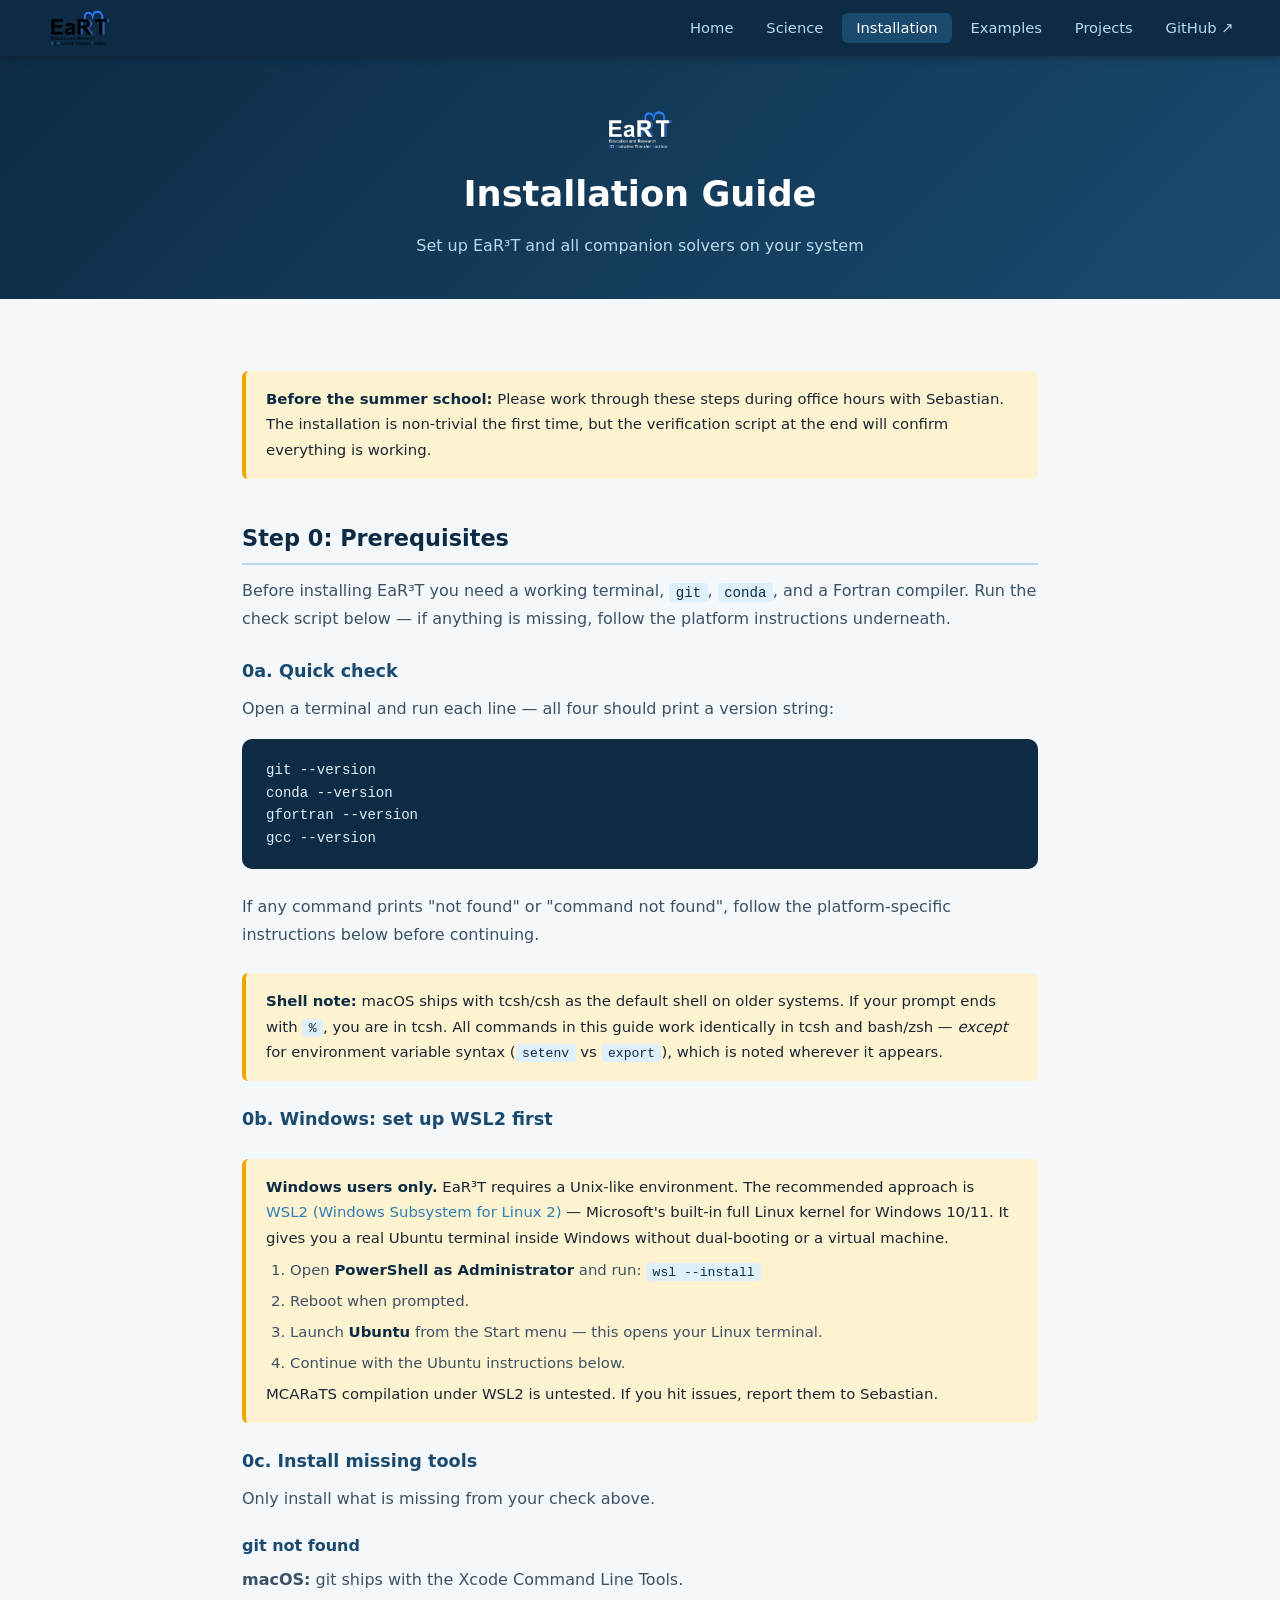
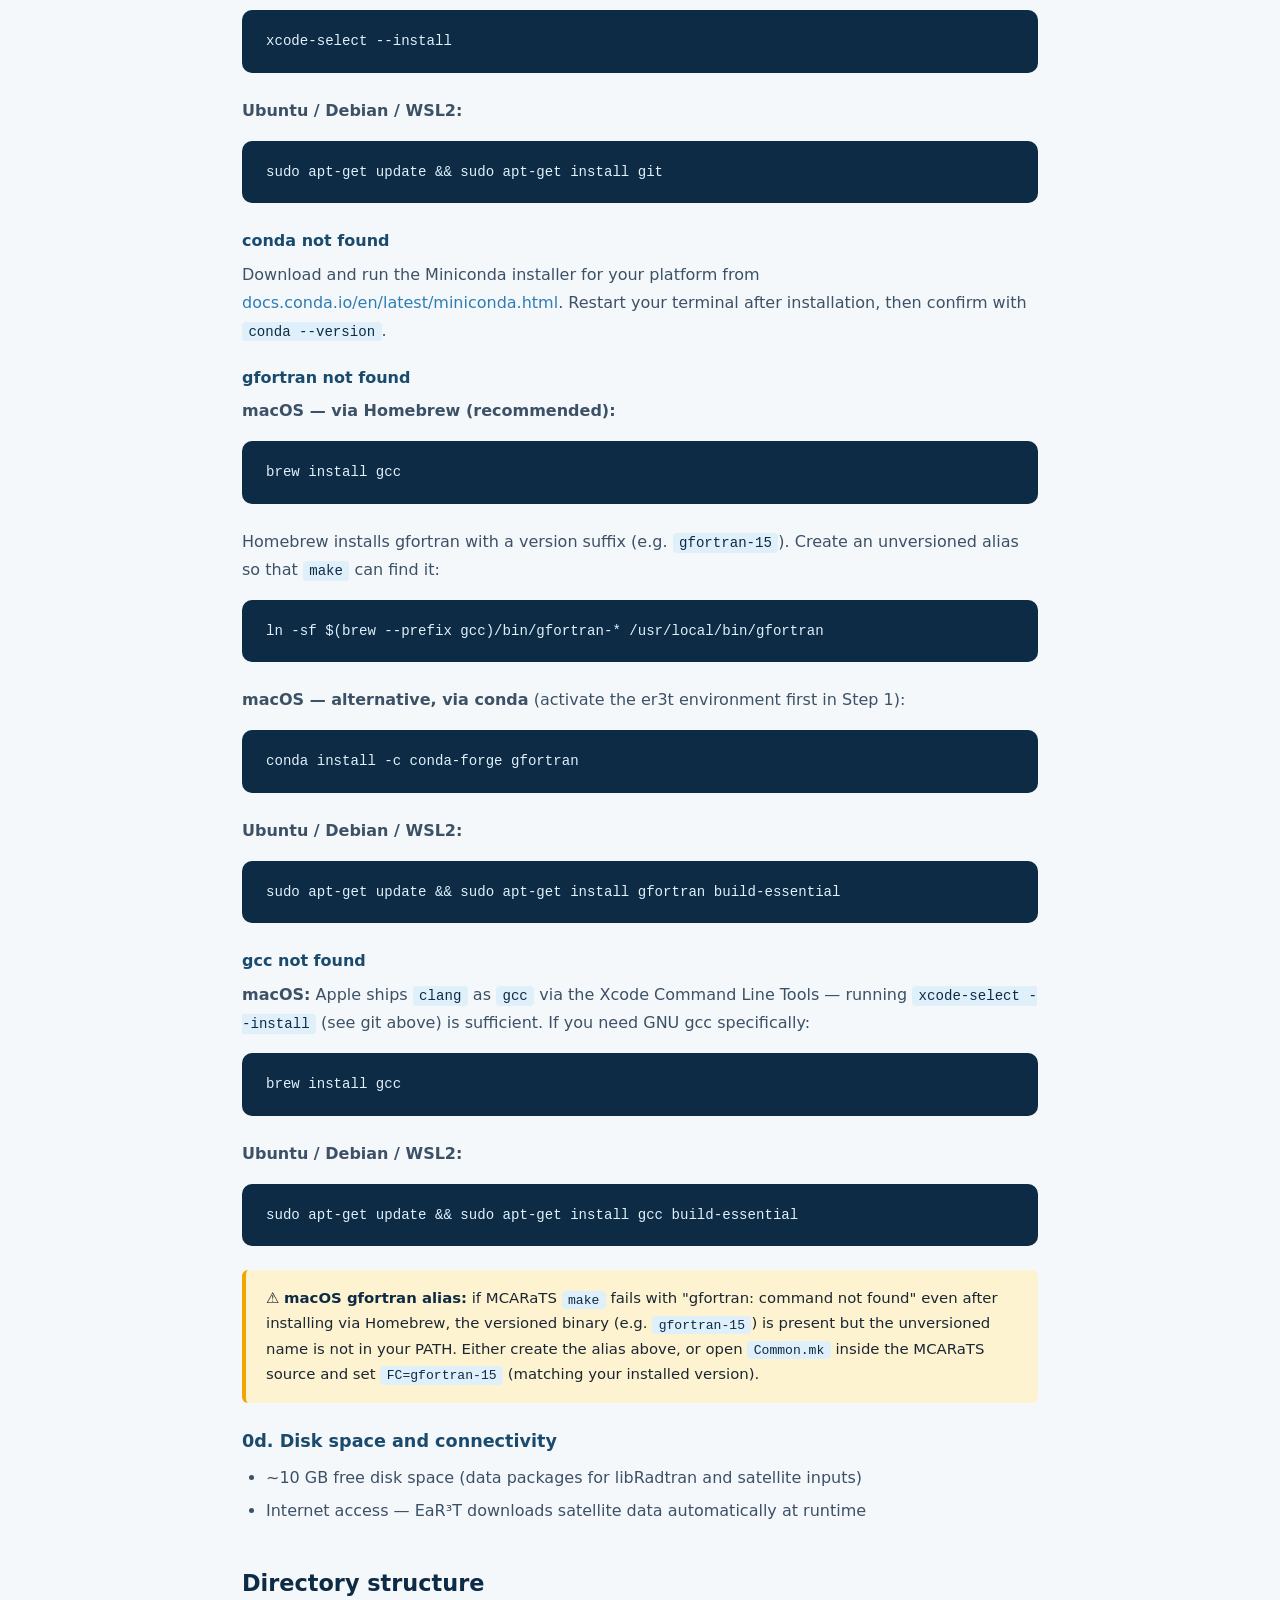
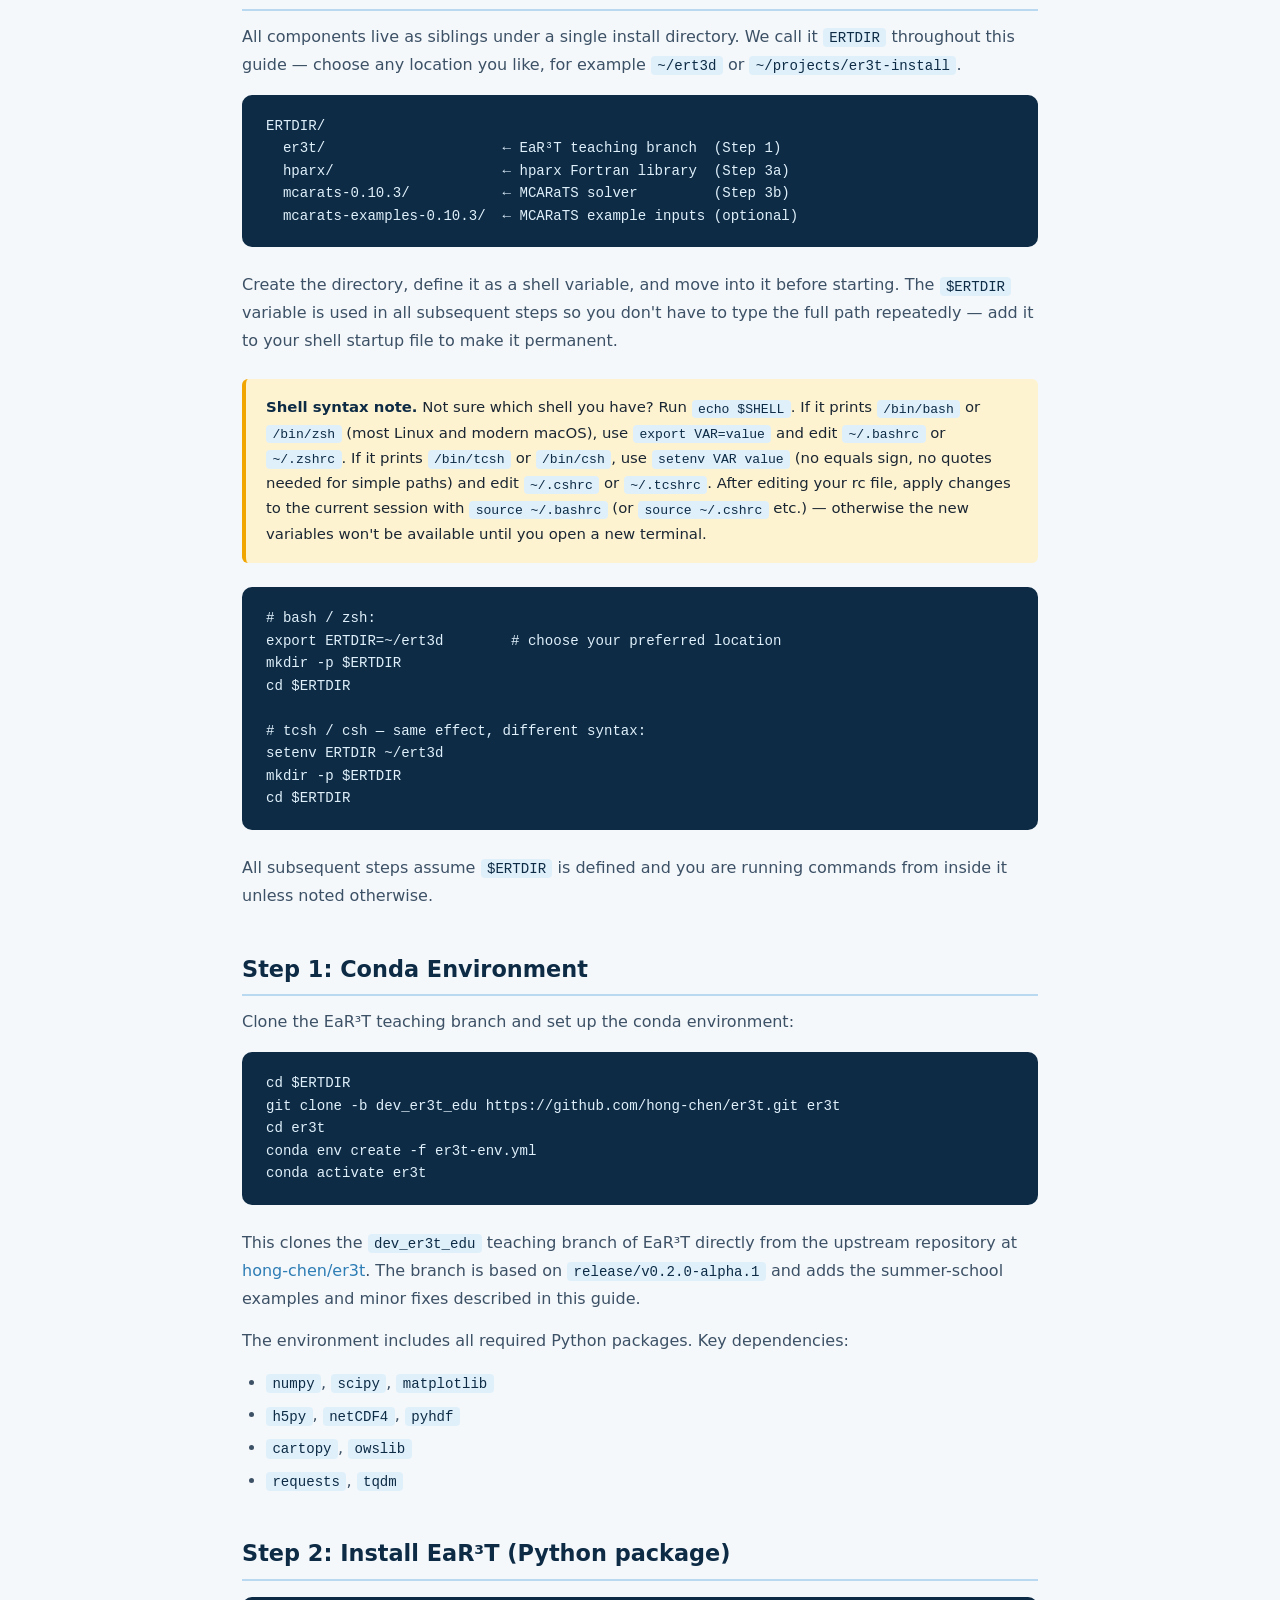
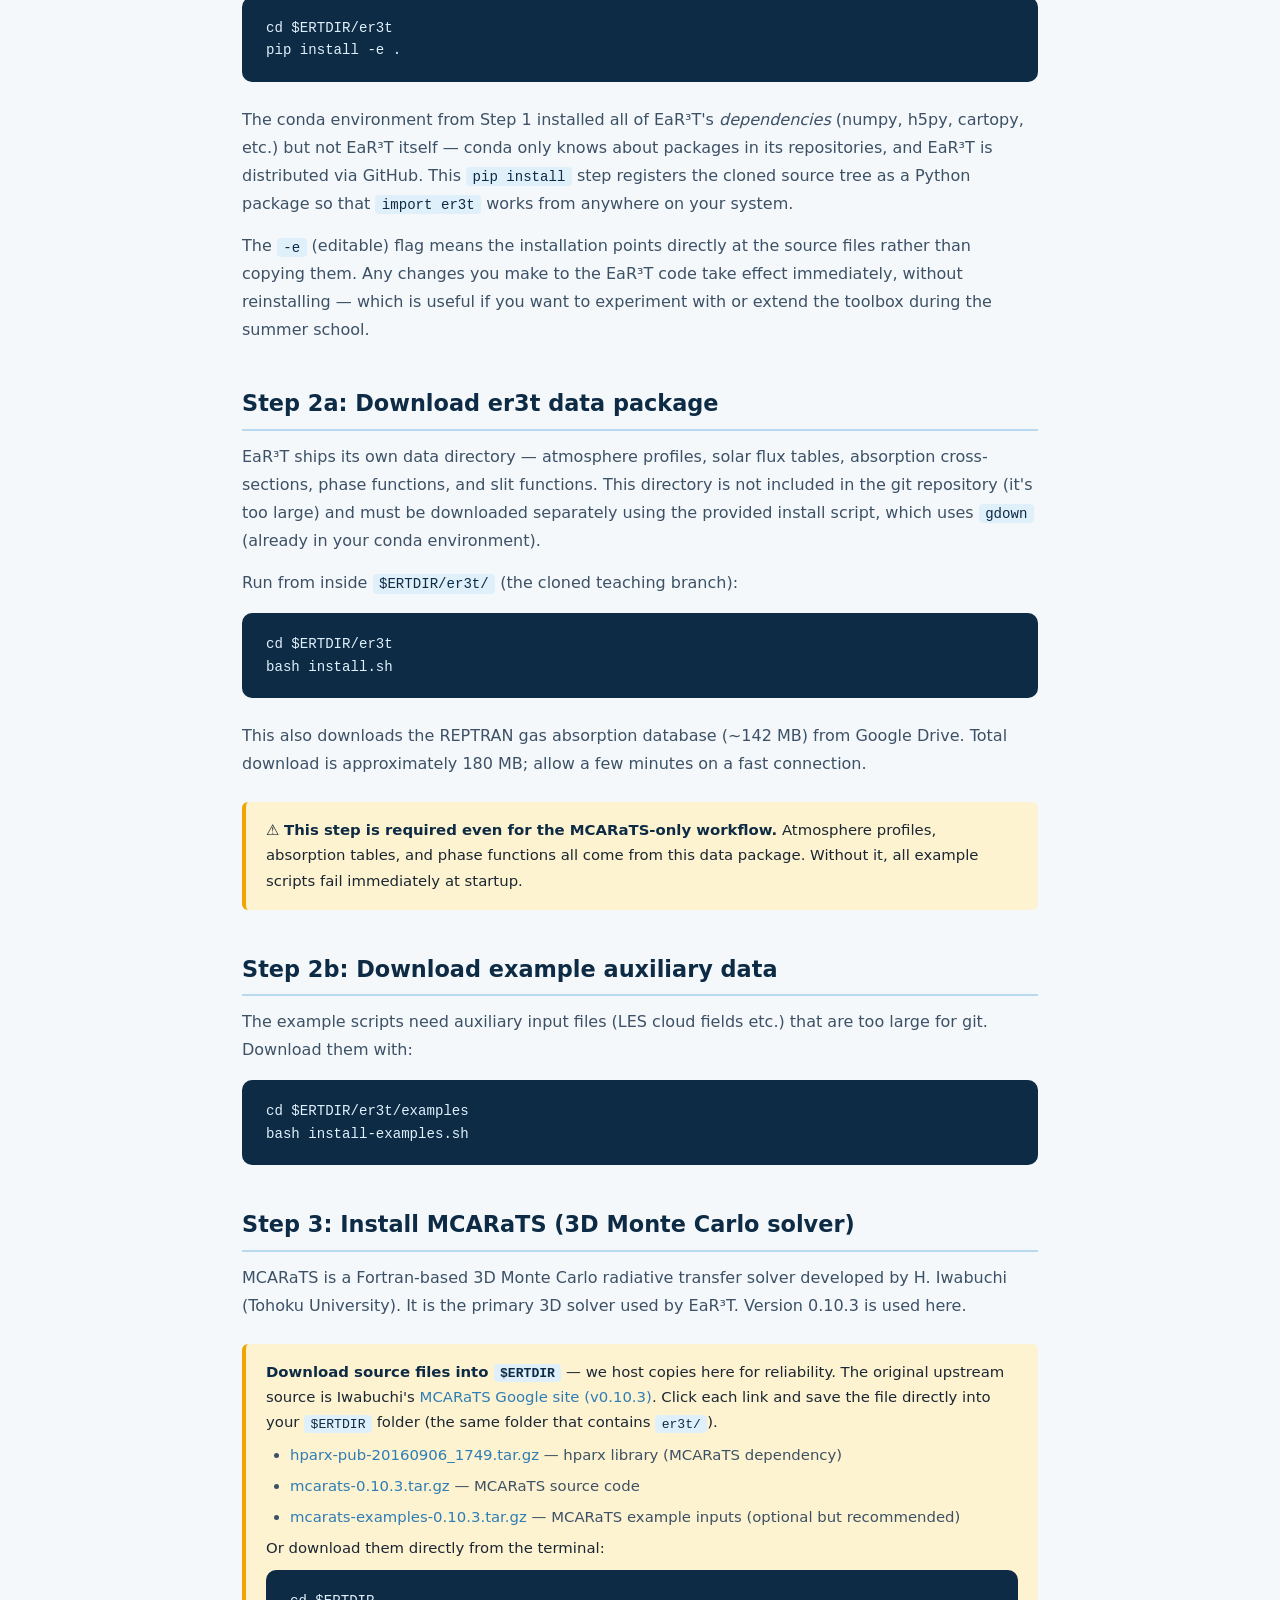
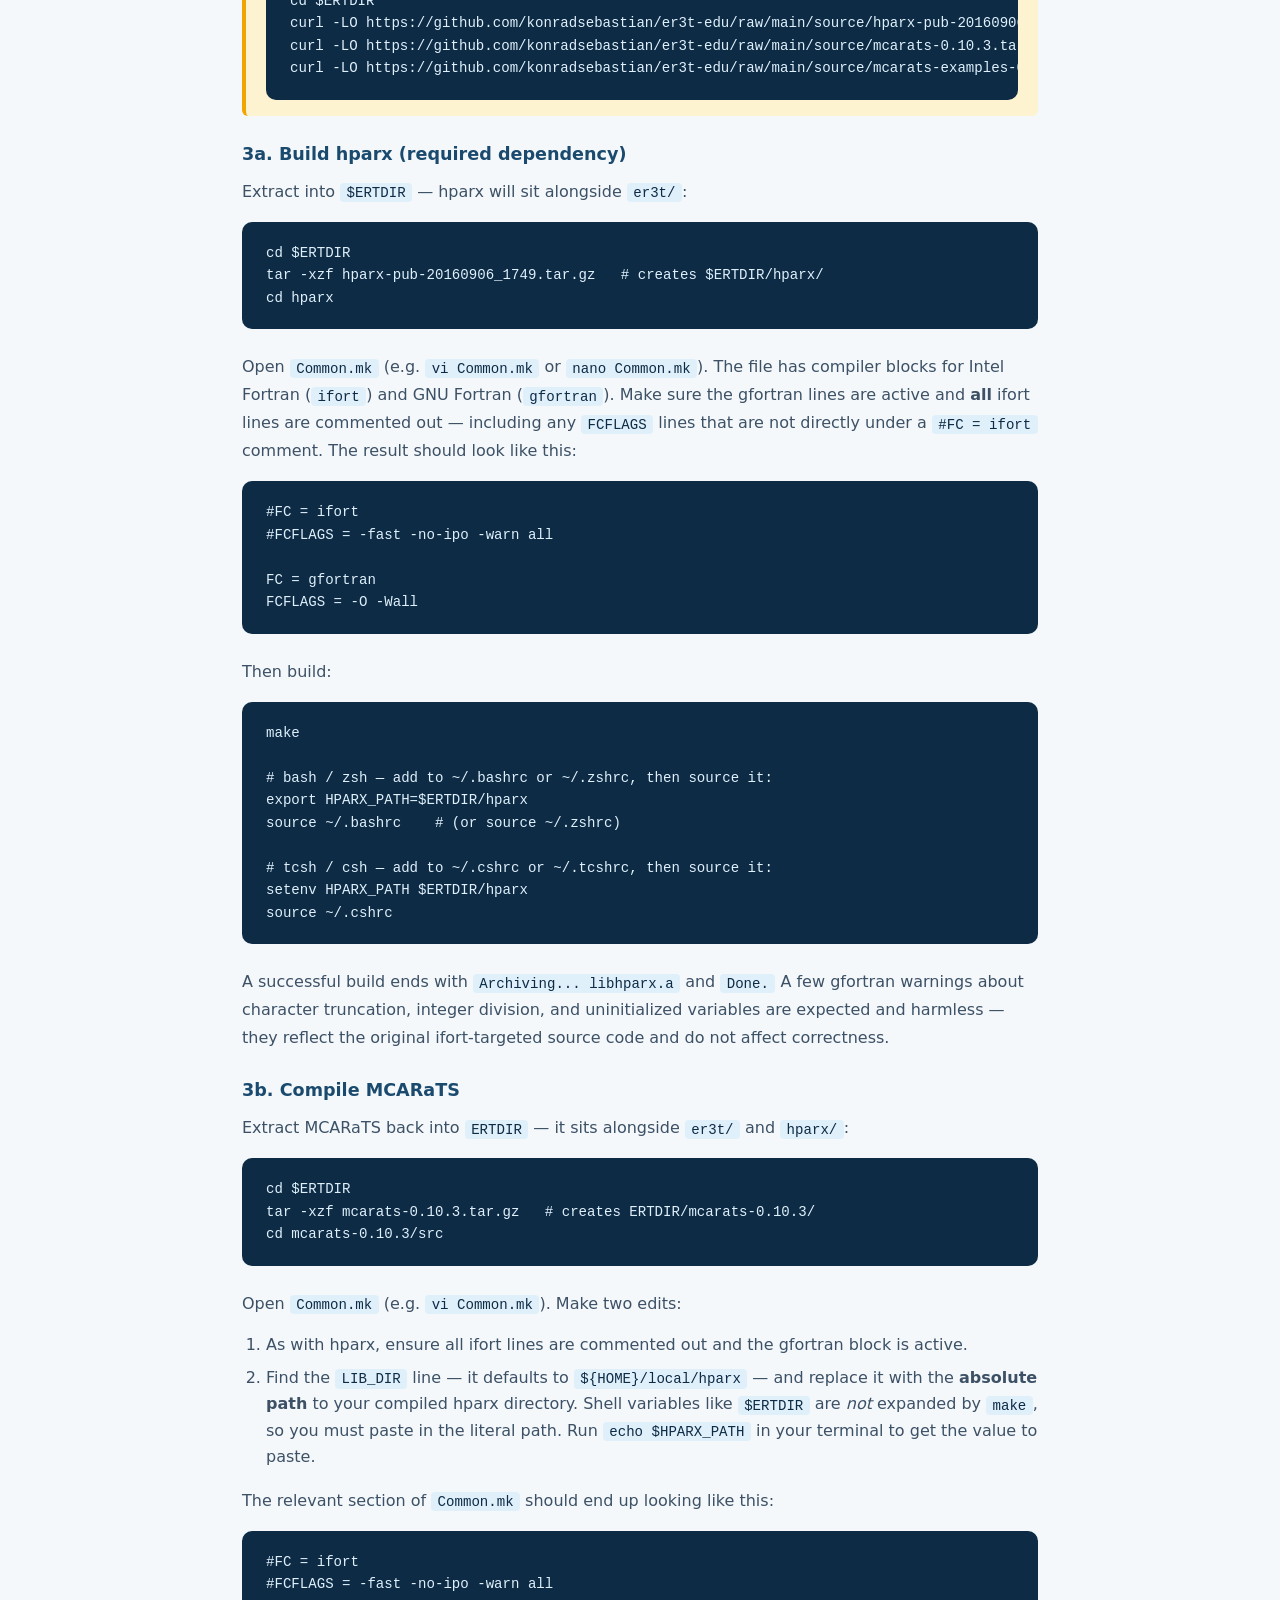
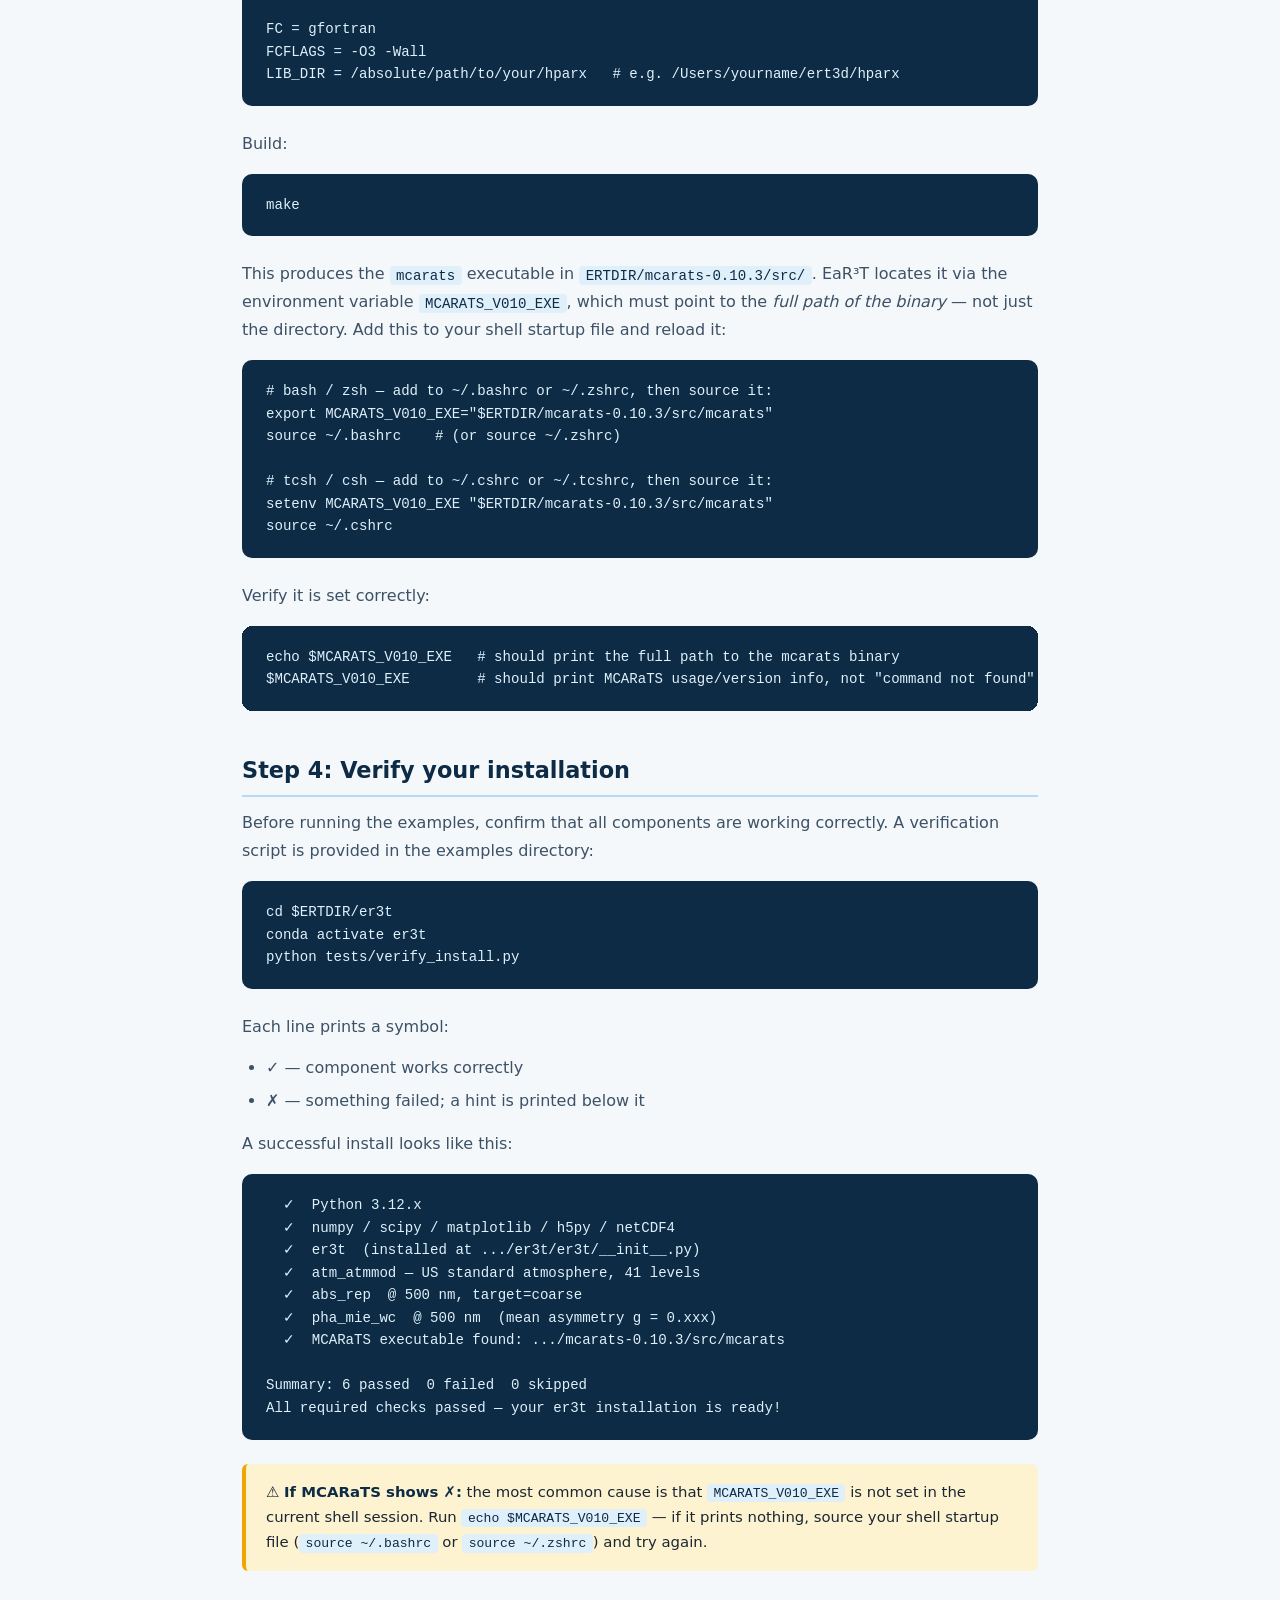
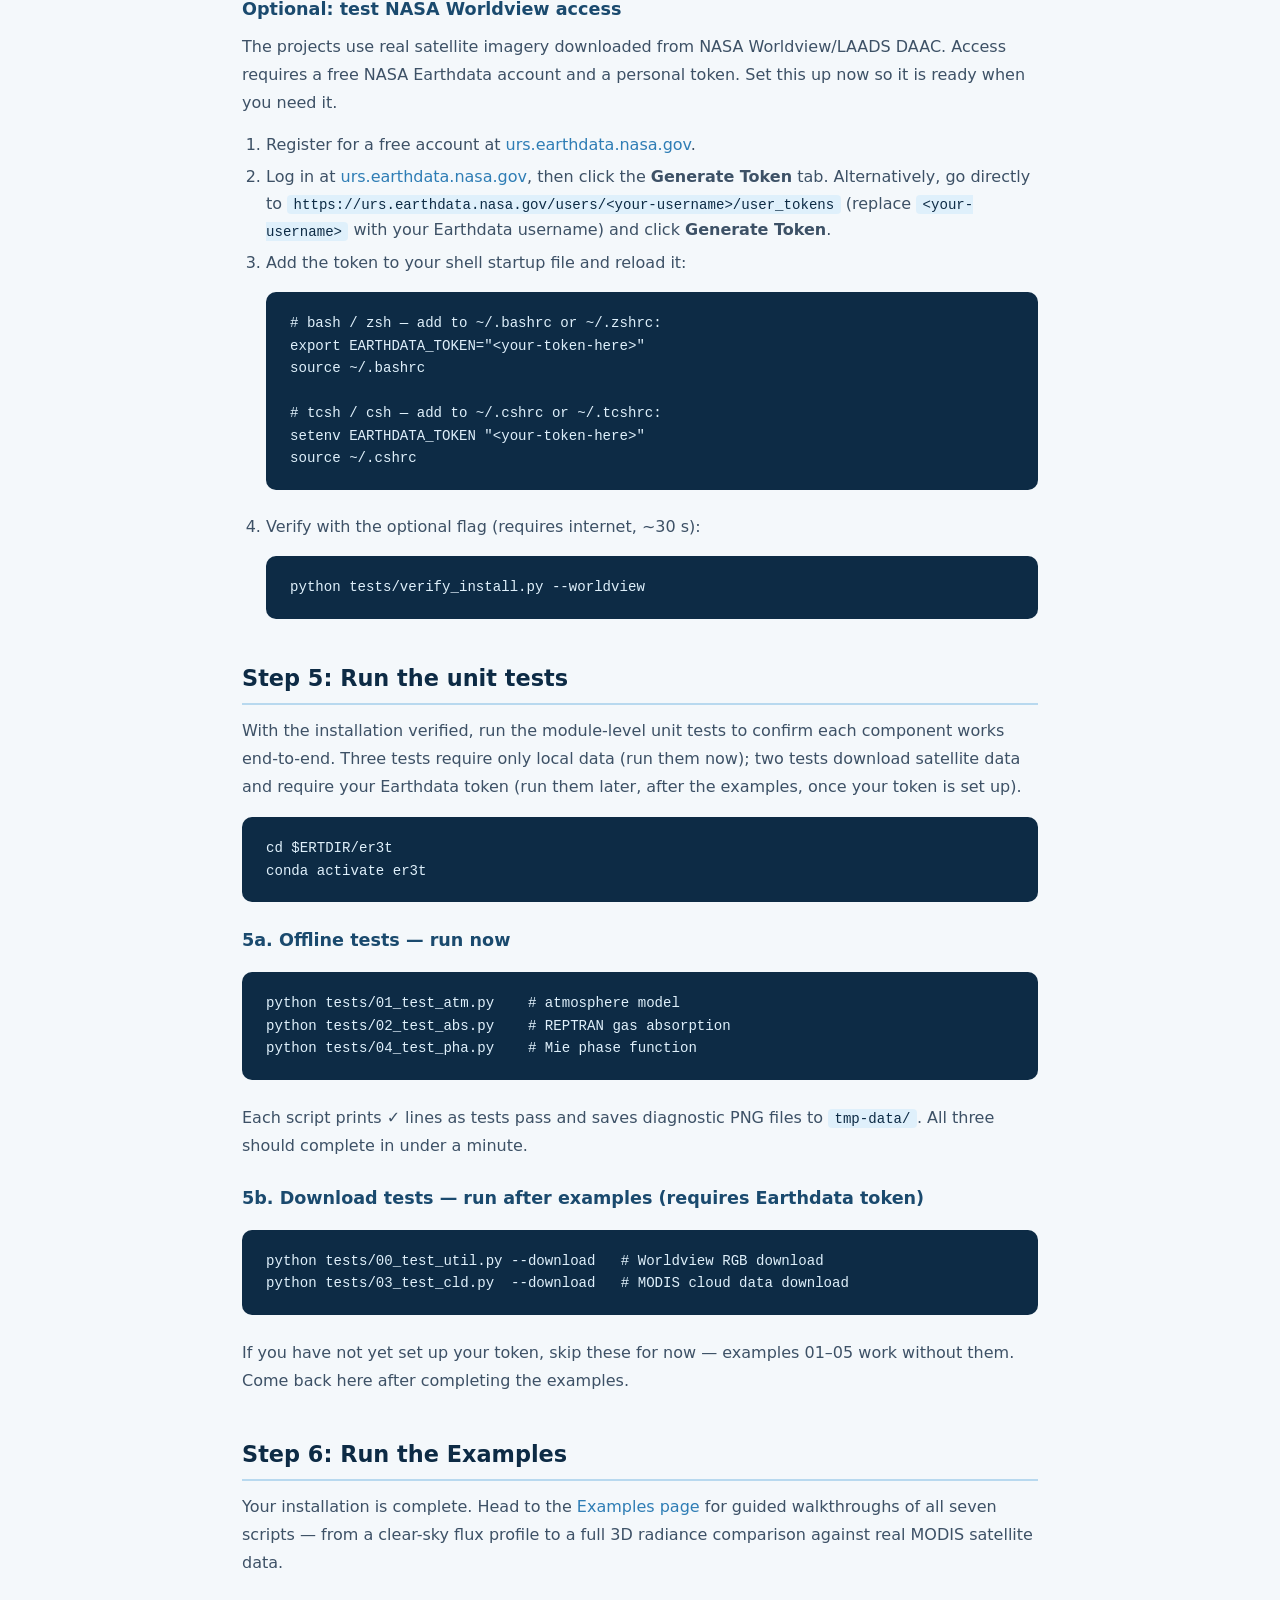
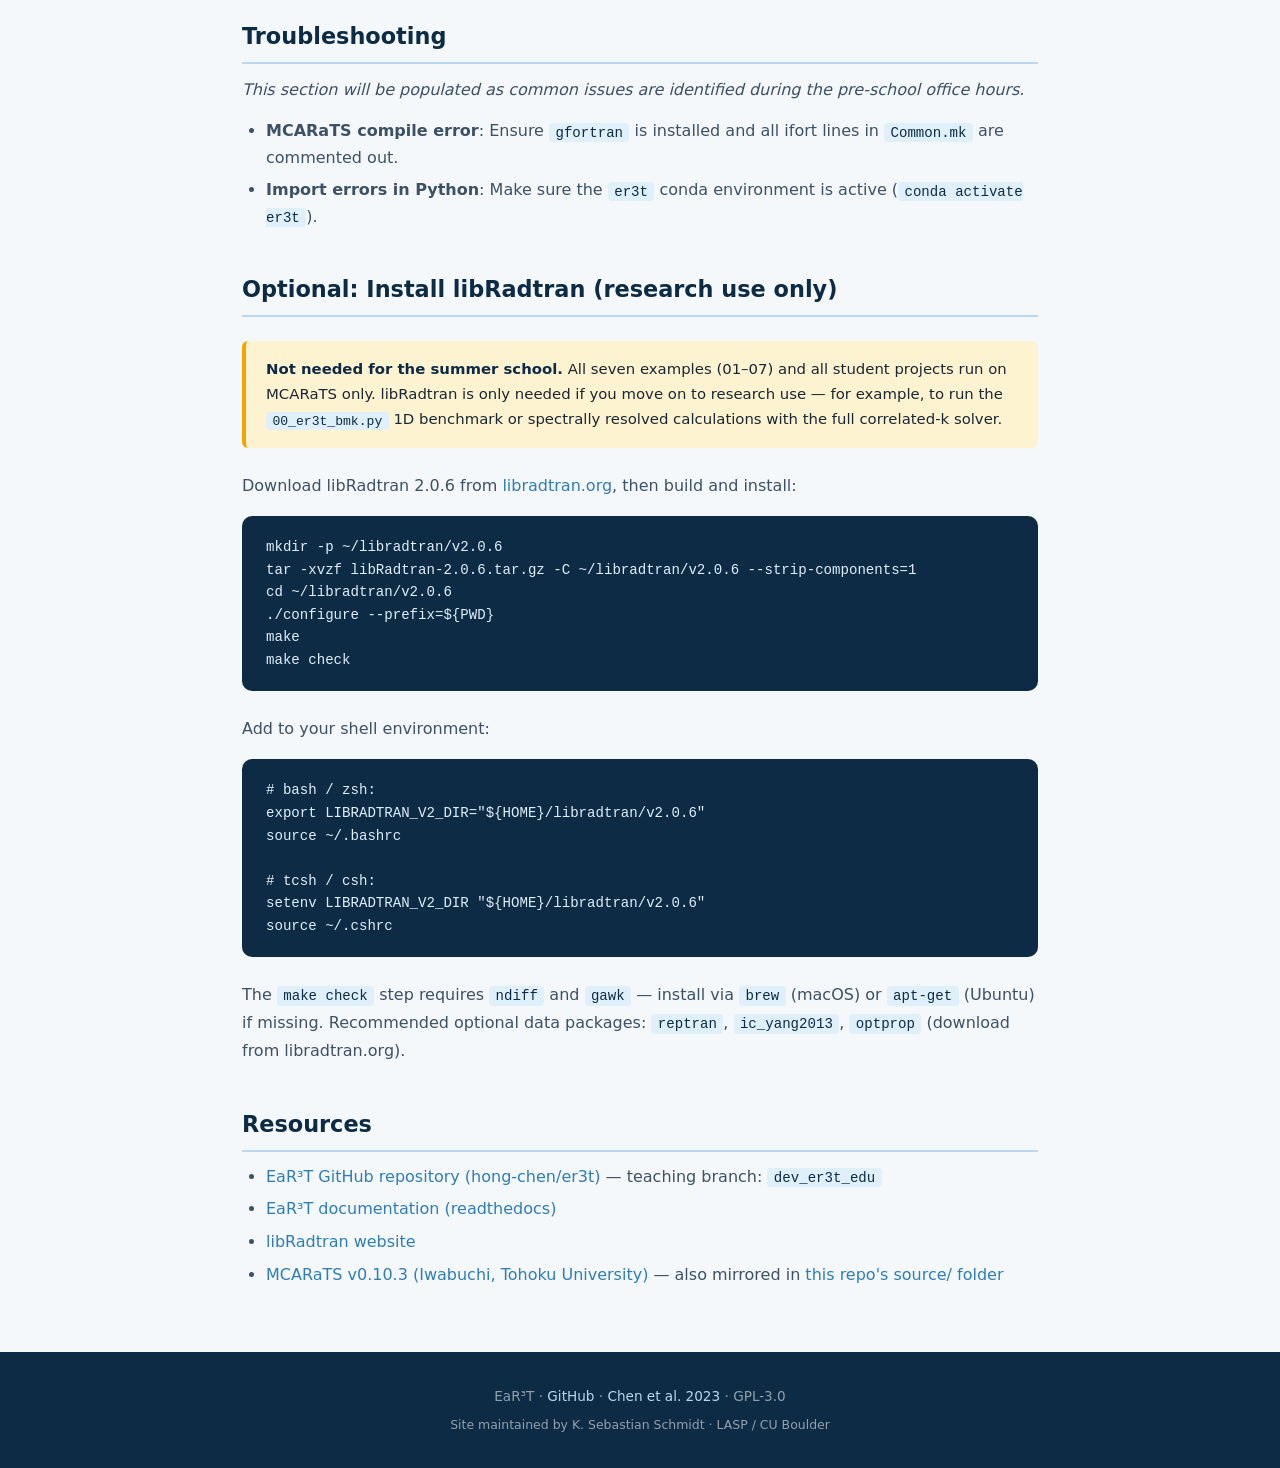
<file: docs/install.html>
<!DOCTYPE html>
<html lang="en">
<head>
  <meta charset="UTF-8">
  <meta name="viewport" content="width=device-width, initial-scale=1.0">
  <title>Installation — EaR³T</title>
  <link rel="stylesheet" href="style.css">
  <link rel="icon" href="favicon.png" type="image/png">
</head>
<body>

  <nav class="topnav">
    <div class="nav-brand"><img src="er3t-logo.png" alt="EaR³T" class="nav-logo"></div>
    <ul class="nav-links">
      <li><a href="index.html">Home</a></li>
      <li><a href="science.html">Science</a></li>
      <li><a href="install.html" class="active">Installation</a></li>
      <li><a href="examples.html">Examples</a></li>
      <li><a href="projects.html">Projects</a></li>
      <li><a href="https://github.com/hong-chen/er3t/tree/dev_er3t_edu" target="_blank">GitHub ↗</a></li>
    </ul>
  </nav>

  <header class="page-header">
    <img src="er3t-logo-light.png" alt="EaR³T" class="page-header-logo">
    <h1>Installation Guide</h1>
    <p>Set up EaR³T and all companion solvers on your system</p>
  </header>

  <main class="page-content">

    <div class="callout">
      <strong>Before the summer school:</strong> Please work through these steps during office hours
      with Sebastian. The installation is non-trivial the first time, but the verification script
      at the end will confirm everything is working.
    </div>

    <h2>Step 0: Prerequisites</h2>

    <p>Before installing EaR³T you need a working terminal, <code>git</code>, <code>conda</code>,
    and a Fortran compiler. Run the check script below — if anything is missing, follow the
    platform instructions underneath.</p>

    <h3>0a. Quick check</h3>
    <p>Open a terminal and run each line — all four should print a version string:</p>
    <pre><code>git --version
conda --version
gfortran --version
gcc --version</code></pre>

    <p>If any command prints "not found" or "command not found", follow the platform-specific
    instructions below before continuing.</p>

    <div class="callout">
      <strong>Shell note:</strong> macOS ships with tcsh/csh as the default shell on older systems.
      If your prompt ends with <code>%</code>, you are in tcsh. All commands in this guide work
      identically in tcsh and bash/zsh — <em>except</em> for environment variable syntax
      (<code>setenv</code> vs <code>export</code>), which is noted wherever it appears.
    </div>

    <h3>0b. Windows: set up WSL2 first</h3>
    <div class="callout">
      <strong>Windows users only.</strong>
      EaR³T requires a Unix-like environment. The recommended approach is
      <a href="https://learn.microsoft.com/en-us/windows/wsl/install" target="_blank">WSL2 (Windows Subsystem for Linux 2)</a>
      — Microsoft's built-in full Linux kernel for Windows 10/11. It gives you a real Ubuntu
      terminal inside Windows without dual-booting or a virtual machine.
      <ol style="margin-top:0.5em; margin-bottom:0.3em;">
        <li>Open <strong>PowerShell as Administrator</strong> and run: <code>wsl --install</code></li>
        <li>Reboot when prompted.</li>
        <li>Launch <strong>Ubuntu</strong> from the Start menu — this opens your Linux terminal.</li>
        <li>Continue with the Ubuntu instructions below.</li>
      </ol>
      MCARaTS compilation under WSL2 is untested. If you hit issues, report them to Sebastian.
    </div>

    <h3>0c. Install missing tools</h3>

    <p>Only install what is missing from your check above.</p>

    <h4 style="margin:1.2rem 0 0.4rem; color:var(--blue-mid);">git not found</h4>

    <p><strong>macOS:</strong> git ships with the Xcode Command Line Tools.</p>
    <pre><code>xcode-select --install</code></pre>
    <p><strong>Ubuntu / Debian / WSL2:</strong></p>
    <pre><code>sudo apt-get update && sudo apt-get install git</code></pre>

    <h4 style="margin:1.2rem 0 0.4rem; color:var(--blue-mid);">conda not found</h4>

    <p>Download and run the Miniconda installer for your platform from
    <a href="https://docs.conda.io/en/latest/miniconda.html" target="_blank">docs.conda.io/en/latest/miniconda.html</a>.
    Restart your terminal after installation, then confirm with <code>conda --version</code>.</p>

    <h4 style="margin:1.2rem 0 0.4rem; color:var(--blue-mid);">gfortran not found</h4>

    <p><strong>macOS — via Homebrew (recommended):</strong></p>
    <pre><code>brew install gcc</code></pre>
    <p>Homebrew installs gfortran with a version suffix (e.g. <code>gfortran-15</code>).
    Create an unversioned alias so that <code>make</code> can find it:</p>
    <pre><code>ln -sf $(brew --prefix gcc)/bin/gfortran-* /usr/local/bin/gfortran</code></pre>
    <p><strong>macOS — alternative, via conda</strong> (activate the er3t environment first in Step 1):</p>
    <pre><code>conda install -c conda-forge gfortran</code></pre>
    <p><strong>Ubuntu / Debian / WSL2:</strong></p>
    <pre><code>sudo apt-get update && sudo apt-get install gfortran build-essential</code></pre>

    <h4 style="margin:1.2rem 0 0.4rem; color:var(--blue-mid);">gcc not found</h4>

    <p><strong>macOS:</strong> Apple ships <code>clang</code> as <code>gcc</code> via the Xcode
    Command Line Tools — running <code>xcode-select --install</code> (see git above) is sufficient.
    If you need GNU gcc specifically:</p>
    <pre><code>brew install gcc</code></pre>
    <p><strong>Ubuntu / Debian / WSL2:</strong></p>
    <pre><code>sudo apt-get update && sudo apt-get install gcc build-essential</code></pre>

    <div class="callout">
      ⚠️ <strong>macOS gfortran alias:</strong> if MCARaTS <code>make</code> fails with
      "gfortran: command not found" even after installing via Homebrew, the versioned binary
      (e.g. <code>gfortran-15</code>) is present but the unversioned name is not in your PATH.
      Either create the alias above, or open <code>Common.mk</code> inside the MCARaTS source
      and set <code>FC=gfortran-15</code> (matching your installed version).
    </div>

    <h3>0d. Disk space and connectivity</h3>
    <ul>
      <li>~10 GB free disk space (data packages for libRadtran and satellite inputs)</li>
      <li>Internet access — EaR³T downloads satellite data automatically at runtime</li>
    </ul>

    <h2>Directory structure</h2>

    <p>All components live as siblings under a single install directory. We call it
    <code>ERTDIR</code> throughout this guide — choose any location you like, for example
    <code>~/ert3d</code> or <code>~/projects/er3t-install</code>.</p>

    <pre><code>ERTDIR/
  er3t/                     ← EaR³T teaching branch  (Step 1)
  hparx/                    ← hparx Fortran library  (Step 3a)
  mcarats-0.10.3/           ← MCARaTS solver         (Step 3b)
  mcarats-examples-0.10.3/  ← MCARaTS example inputs (optional)</code></pre>

    <p>Create the directory, define it as a shell variable, and move into it before starting.
    The <code>$ERTDIR</code> variable is used in all subsequent steps so you don't have to
    type the full path repeatedly — add it to your shell startup file to make it permanent.</p>

    <div class="callout"><strong>Shell syntax note.</strong> Not sure which shell you have?
    Run <code>echo $SHELL</code>. If it prints <code>/bin/bash</code> or <code>/bin/zsh</code>
    (most Linux and modern macOS), use <code>export VAR=value</code> and edit
    <code>~/.bashrc</code> or <code>~/.zshrc</code>. If it prints <code>/bin/tcsh</code> or
    <code>/bin/csh</code>, use <code>setenv VAR value</code> (no equals sign, no quotes needed
    for simple paths) and edit <code>~/.cshrc</code> or <code>~/.tcshrc</code>.
    After editing your rc file, apply changes to the current session with
    <code>source ~/.bashrc</code> (or <code>source ~/.cshrc</code> etc.) — otherwise the
    new variables won't be available until you open a new terminal.</div>

    <pre><code># bash / zsh:
export ERTDIR=~/ert3d        # choose your preferred location
mkdir -p $ERTDIR
cd $ERTDIR

# tcsh / csh — same effect, different syntax:
setenv ERTDIR ~/ert3d
mkdir -p $ERTDIR
cd $ERTDIR</code></pre>

    <p>All subsequent steps assume <code>$ERTDIR</code> is defined and you are running
    commands from inside it unless noted otherwise.</p>

    <h2>Step 1: Conda Environment</h2>

    <p>Clone the EaR³T teaching branch and set up the conda environment:</p>
    <pre><code>cd $ERTDIR
git clone -b dev_er3t_edu https://github.com/hong-chen/er3t.git er3t
cd er3t
conda env create -f er3t-env.yml
conda activate er3t</code></pre>
    <p>This clones the <code>dev_er3t_edu</code> teaching branch of EaR³T directly from the upstream
    repository at <a href="https://github.com/hong-chen/er3t" target="_blank">hong-chen/er3t</a>.
    The branch is based on <code>release/v0.2.0-alpha.1</code> and adds the summer-school
    examples and minor fixes described in this guide.</p>

    <p>The environment includes all required Python packages. Key dependencies:</p>
    <ul>
      <li><code>numpy</code>, <code>scipy</code>, <code>matplotlib</code></li>
      <li><code>h5py</code>, <code>netCDF4</code>, <code>pyhdf</code></li>
      <li><code>cartopy</code>, <code>owslib</code></li>
      <li><code>requests</code>, <code>tqdm</code></li>
    </ul>

    <h2>Step 2: Install EaR³T (Python package)</h2>

    <pre><code>cd $ERTDIR/er3t
pip install -e .</code></pre>

    <p>The conda environment from Step 1 installed all of EaR³T's <em>dependencies</em> (numpy,
    h5py, cartopy, etc.) but not EaR³T itself — conda only knows about packages in its
    repositories, and EaR³T is distributed via GitHub. This <code>pip install</code> step
    registers the cloned source tree as a Python package so that <code>import er3t</code> works
    from anywhere on your system.</p>

    <p>The <code>-e</code> (editable) flag means the installation points directly at the source
    files rather than copying them. Any changes you make to the EaR³T code take effect immediately,
    without reinstalling — which is useful if you want to experiment with or extend the toolbox
    during the summer school.</p>

    <h2>Step 2a: Download er3t data package</h2>

    <p>EaR³T ships its own data directory — atmosphere profiles, solar flux tables, absorption
    cross-sections, phase functions, and slit functions. This directory is not included in the
    git repository (it's too large) and must be downloaded separately using the provided
    install script, which uses <code>gdown</code> (already in your conda environment).</p>

    <p>Run from inside <code>$ERTDIR/er3t/</code> (the cloned teaching branch):</p>
    <pre><code>cd $ERTDIR/er3t
bash install.sh</code></pre>

    <p>This also downloads the REPTRAN gas absorption database (~142 MB) from Google Drive.
    Total download is approximately 180 MB; allow a few minutes on a fast connection.</p>

    <div class="callout">
      ⚠️ <strong>This step is required even for the MCARaTS-only workflow.</strong>
      Atmosphere profiles, absorption tables, and phase functions all come from this data package.
      Without it, all example scripts fail immediately at startup.
    </div>

    <h2>Step 2b: Download example auxiliary data</h2>

    <p>The example scripts need auxiliary input files (LES cloud fields etc.)
    that are too large for git. Download them with:</p>

    <pre><code>cd $ERTDIR/er3t/examples
bash install-examples.sh</code></pre>

    <h2>Step 3: Install MCARaTS (3D Monte Carlo solver)</h2>

    <p>MCARaTS is a Fortran-based 3D Monte Carlo radiative transfer solver developed by H. Iwabuchi
    (Tohoku University). It is the primary 3D solver used by EaR³T. Version 0.10.3 is used here.</p>

    <div class="callout">
      <strong>Download source files into <code>$ERTDIR</code></strong> — we host copies here for
      reliability. The original upstream source is Iwabuchi's
      <a href="https://sites.google.com/site/mcarats/download" target="_blank">MCARaTS Google site (v0.10.3)</a>.
      Click each link and save the file directly into your <code>$ERTDIR</code> folder
      (the same folder that contains <code>er3t/</code>).
      <ul style="margin-top:0.5em; margin-bottom:0;">
        <li><a href="https://github.com/konradsebastian/er3t-edu/raw/main/source/hparx-pub-20160906_1749.tar.gz">hparx-pub-20160906_1749.tar.gz</a> — hparx library (MCARaTS dependency)</li>
        <li><a href="https://github.com/konradsebastian/er3t-edu/raw/main/source/mcarats-0.10.3.tar.gz">mcarats-0.10.3.tar.gz</a> — MCARaTS source code</li>
        <li><a href="https://github.com/konradsebastian/er3t-edu/raw/main/source/mcarats-examples-0.10.3.tar.gz">mcarats-examples-0.10.3.tar.gz</a> — MCARaTS example inputs (optional but recommended)</li>
      </ul>
      Or download them directly from the terminal:
      <pre style="margin-top:0.6em; margin-bottom:0;"><code>cd $ERTDIR
curl -LO https://github.com/konradsebastian/er3t-edu/raw/main/source/hparx-pub-20160906_1749.tar.gz
curl -LO https://github.com/konradsebastian/er3t-edu/raw/main/source/mcarats-0.10.3.tar.gz
curl -LO https://github.com/konradsebastian/er3t-edu/raw/main/source/mcarats-examples-0.10.3.tar.gz</code></pre>
    </div>

    <h3>3a. Build hparx (required dependency)</h3>
    <p>Extract into <code>$ERTDIR</code> — hparx will sit alongside <code>er3t/</code>:</p>
    <pre><code>cd $ERTDIR
tar -xzf hparx-pub-20160906_1749.tar.gz   # creates $ERTDIR/hparx/
cd hparx</code></pre>

    <p>Open <code>Common.mk</code> (e.g. <code>vi Common.mk</code> or <code>nano Common.mk</code>).
    The file has compiler blocks for Intel Fortran (<code>ifort</code>) and GNU Fortran
    (<code>gfortran</code>). Make sure the gfortran lines are active and <strong>all</strong>
    ifort lines are commented out — including any <code>FCFLAGS</code> lines that are not
    directly under a <code>#FC = ifort</code> comment. The result should look like this:</p>
    <pre><code>#FC = ifort
#FCFLAGS = -fast -no-ipo -warn all

FC = gfortran
FCFLAGS = -O -Wall</code></pre>

    <p>Then build:</p>
    <pre><code>make

# bash / zsh — add to ~/.bashrc or ~/.zshrc, then source it:
export HPARX_PATH=$ERTDIR/hparx
source ~/.bashrc    # (or source ~/.zshrc)

# tcsh / csh — add to ~/.cshrc or ~/.tcshrc, then source it:
setenv HPARX_PATH $ERTDIR/hparx
source ~/.cshrc</code></pre>

    <p>A successful build ends with <code>Archiving... libhparx.a</code> and <code>Done.</code>
    A few gfortran warnings about character truncation, integer division, and uninitialized
    variables are expected and harmless — they reflect the original ifort-targeted source code
    and do not affect correctness.</p>

    <h3>3b. Compile MCARaTS</h3>
    <p>Extract MCARaTS back into <code>ERTDIR</code> — it sits alongside <code>er3t/</code> and <code>hparx/</code>:</p>
    <pre><code>cd $ERTDIR
tar -xzf mcarats-0.10.3.tar.gz   # creates ERTDIR/mcarats-0.10.3/
cd mcarats-0.10.3/src</code></pre>

    <p>Open <code>Common.mk</code> (e.g. <code>vi Common.mk</code>). Make two edits:</p>
    <ol>
      <li>As with hparx, ensure all ifort lines are commented out and the gfortran block is active.</li>
      <li>Find the <code>LIB_DIR</code> line — it defaults to <code>${HOME}/local/hparx</code> —
      and replace it with the <strong>absolute path</strong> to your compiled hparx directory.
      Shell variables like <code>$ERTDIR</code> are <em>not</em> expanded by <code>make</code>,
      so you must paste in the literal path. Run <code>echo $HPARX_PATH</code> in your terminal
      to get the value to paste.</li>
    </ol>
    <p>The relevant section of <code>Common.mk</code> should end up looking like this:</p>
    <pre><code>#FC = ifort
#FCFLAGS = -fast -no-ipo -warn all

FC = gfortran
FCFLAGS = -O3 -Wall
LIB_DIR = /absolute/path/to/your/hparx   # e.g. /Users/yourname/ert3d/hparx</code></pre>

    <p>Build:</p>
    <pre><code>make</code></pre>

    <p>This produces the <code>mcarats</code> executable in <code>ERTDIR/mcarats-0.10.3/src/</code>.
    EaR³T locates it via the environment variable <code>MCARATS_V010_EXE</code>, which must point
    to the <em>full path of the binary</em> — not just the directory. Add this to your shell
    startup file and reload it:</p>
    <pre><code># bash / zsh — add to ~/.bashrc or ~/.zshrc, then source it:
export MCARATS_V010_EXE="$ERTDIR/mcarats-0.10.3/src/mcarats"
source ~/.bashrc    # (or source ~/.zshrc)

# tcsh / csh — add to ~/.cshrc or ~/.tcshrc, then source it:
setenv MCARATS_V010_EXE "$ERTDIR/mcarats-0.10.3/src/mcarats"
source ~/.cshrc</code></pre>

    <p>Verify it is set correctly:</p>
    <pre><code>echo $MCARATS_V010_EXE   # should print the full path to the mcarats binary
$MCARATS_V010_EXE        # should print MCARaTS usage/version info, not "command not found"</code></pre>

    <h2>Step 4: Verify your installation</h2>

    <p>Before running the examples, confirm that all components are working correctly.
    A verification script is provided in the examples directory:</p>

    <pre><code>cd $ERTDIR/er3t
conda activate er3t
python tests/verify_install.py</code></pre>

    <p>Each line prints a symbol:</p>
    <ul>
      <li><strong>✓</strong> — component works correctly</li>
      <li><strong>✗</strong> — something failed; a hint is printed below it</li>
    </ul>

    <p>A successful install looks like this:</p>
    <pre><code>  ✓  Python 3.12.x
  ✓  numpy / scipy / matplotlib / h5py / netCDF4
  ✓  er3t  (installed at .../er3t/er3t/__init__.py)
  ✓  atm_atmmod — US standard atmosphere, 41 levels
  ✓  abs_rep  @ 500 nm, target=coarse
  ✓  pha_mie_wc  @ 500 nm  (mean asymmetry g = 0.xxx)
  ✓  MCARaTS executable found: .../mcarats-0.10.3/src/mcarats

Summary: 6 passed  0 failed  0 skipped
All required checks passed — your er3t installation is ready!</code></pre>

    <div class="callout">
      ⚠️ <strong>If MCARaTS shows ✗:</strong> the most common cause is that
      <code>MCARATS_V010_EXE</code> is not set in the current shell session. Run
      <code>echo $MCARATS_V010_EXE</code> — if it prints nothing, source your shell
      startup file (<code>source ~/.bashrc</code> or <code>source ~/.zshrc</code>) and
      try again.
    </div>

    <h3>Optional: test NASA Worldview access</h3>

    <p>The projects use real satellite imagery downloaded from NASA Worldview/LAADS DAAC.
    Access requires a free NASA Earthdata account and a personal token. Set this up now
    so it is ready when you need it.</p>

    <ol>
      <li>Register for a free account at
        <a href="https://urs.earthdata.nasa.gov/" target="_blank">urs.earthdata.nasa.gov</a>.</li>
      <li>Log in at
        <a href="https://urs.earthdata.nasa.gov/" target="_blank">urs.earthdata.nasa.gov</a>,
        then click the <strong>Generate Token</strong> tab. Alternatively, go directly to
        <code>https://urs.earthdata.nasa.gov/users/&lt;your-username&gt;/user_tokens</code>
        (replace <code>&lt;your-username&gt;</code> with your Earthdata username)
        and click <strong>Generate Token</strong>.</li>
      <li>Add the token to your shell startup file and reload it:
        <pre><code># bash / zsh — add to ~/.bashrc or ~/.zshrc:
export EARTHDATA_TOKEN="&lt;your-token-here&gt;"
source ~/.bashrc

# tcsh / csh — add to ~/.cshrc or ~/.tcshrc:
setenv EARTHDATA_TOKEN "&lt;your-token-here&gt;"
source ~/.cshrc</code></pre>
      </li>
      <li>Verify with the optional flag (requires internet, ~30 s):
        <pre><code>python tests/verify_install.py --worldview</code></pre>
      </li>
    </ol>

    <h2>Step 5: Run the unit tests</h2>

    <p>With the installation verified, run the module-level unit tests to confirm
    each component works end-to-end. Three tests require only local data (run them now);
    two tests download satellite data and require your Earthdata token (run them later,
    after the examples, once your token is set up).</p>

    <pre><code>cd $ERTDIR/er3t
conda activate er3t</code></pre>

    <h3>5a. Offline tests — run now</h3>
    <pre><code>python tests/01_test_atm.py    # atmosphere model
python tests/02_test_abs.py    # REPTRAN gas absorption
python tests/04_test_pha.py    # Mie phase function</code></pre>

    <p>Each script prints <strong>✓</strong> lines as tests pass and saves diagnostic PNG files to
    <code>tmp-data/</code>. All three should complete in under a minute.</p>

    <h3>5b. Download tests — run after examples (requires Earthdata token)</h3>
    <pre><code>python tests/00_test_util.py --download   # Worldview RGB download
python tests/03_test_cld.py  --download   # MODIS cloud data download</code></pre>

    <p>If you have not yet set up your token, skip these for now — examples 01–05 work
    without them. Come back here after completing the examples.</p>

    <h2>Step 6: Run the Examples</h2>

    <p>Your installation is complete. Head to the <a href="examples.html">Examples page</a> for
    guided walkthroughs of all seven scripts — from a clear-sky flux profile to a full 3D
    radiance comparison against real MODIS satellite data.</p>

    <h2>Troubleshooting</h2>

    <p><em>This section will be populated as common issues are identified during the pre-school office hours.</em></p>

    <ul>
      <li><strong>MCARaTS compile error</strong>: Ensure <code>gfortran</code> is installed and all ifort lines in <code>Common.mk</code> are commented out.</li>
      <li><strong>Import errors in Python</strong>: Make sure the <code>er3t</code> conda environment is active (<code>conda activate er3t</code>).</li>
    </ul>

    <h2>Optional: Install libRadtran (research use only)</h2>

    <div class="callout">
      <strong>Not needed for the summer school.</strong> All seven examples (01–07) and all student
      projects run on MCARaTS only. libRadtran is only needed if you move on to research use —
      for example, to run the <code>00_er3t_bmk.py</code> 1D benchmark or spectrally resolved
      calculations with the full correlated-k solver.
    </div>

    <p>Download libRadtran 2.0.6 from <a href="http://www.libradtran.org" target="_blank">libradtran.org</a>,
    then build and install:</p>

    <pre><code>mkdir -p ~/libradtran/v2.0.6
tar -xvzf libRadtran-2.0.6.tar.gz -C ~/libradtran/v2.0.6 --strip-components=1
cd ~/libradtran/v2.0.6
./configure --prefix=${PWD}
make
make check</code></pre>

    <p>Add to your shell environment:</p>
    <pre><code># bash / zsh:
export LIBRADTRAN_V2_DIR="${HOME}/libradtran/v2.0.6"
source ~/.bashrc

# tcsh / csh:
setenv LIBRADTRAN_V2_DIR "${HOME}/libradtran/v2.0.6"
source ~/.cshrc</code></pre>

    <p>The <code>make check</code> step requires <code>ndiff</code> and <code>gawk</code> — install
    via <code>brew</code> (macOS) or <code>apt-get</code> (Ubuntu) if missing. Recommended optional
    data packages: <code>reptran</code>, <code>ic_yang2013</code>, <code>optprop</code>
    (download from libradtran.org).</p>

    <h2>Resources</h2>
    <ul>
      <li><a href="https://github.com/hong-chen/er3t" target="_blank">EaR³T GitHub repository (hong-chen/er3t)</a> — teaching branch: <code>dev_er3t_edu</code></li>
      <li><a href="https://er3t.readthedocs.io" target="_blank">EaR³T documentation (readthedocs)</a></li>
      <li><a href="http://www.libradtran.org" target="_blank">libRadtran website</a></li>
      <li><a href="https://sites.google.com/site/mcarats/download" target="_blank">MCARaTS v0.10.3 (Iwabuchi, Tohoku University)</a> — also mirrored in <a href="https://github.com/konradsebastian/er3t-edu/tree/main/source" target="_blank">this repo's source/ folder</a></li>
    </ul>

  </main>

  <footer class="footer">
    <p>
      EaR³T · <a href="https://github.com/konradsebastian/er3t-edu" target="_blank">GitHub</a>
      · <a href="https://doi.org/10.5194/amt-16-1971-2023" target="_blank">Chen et al. 2023</a>
      · GPL-3.0
    </p>
    <p class="footer-credit">Site maintained by K. Sebastian Schmidt · LASP / CU Boulder</p>
  </footer>

</body>
</html>
</file>
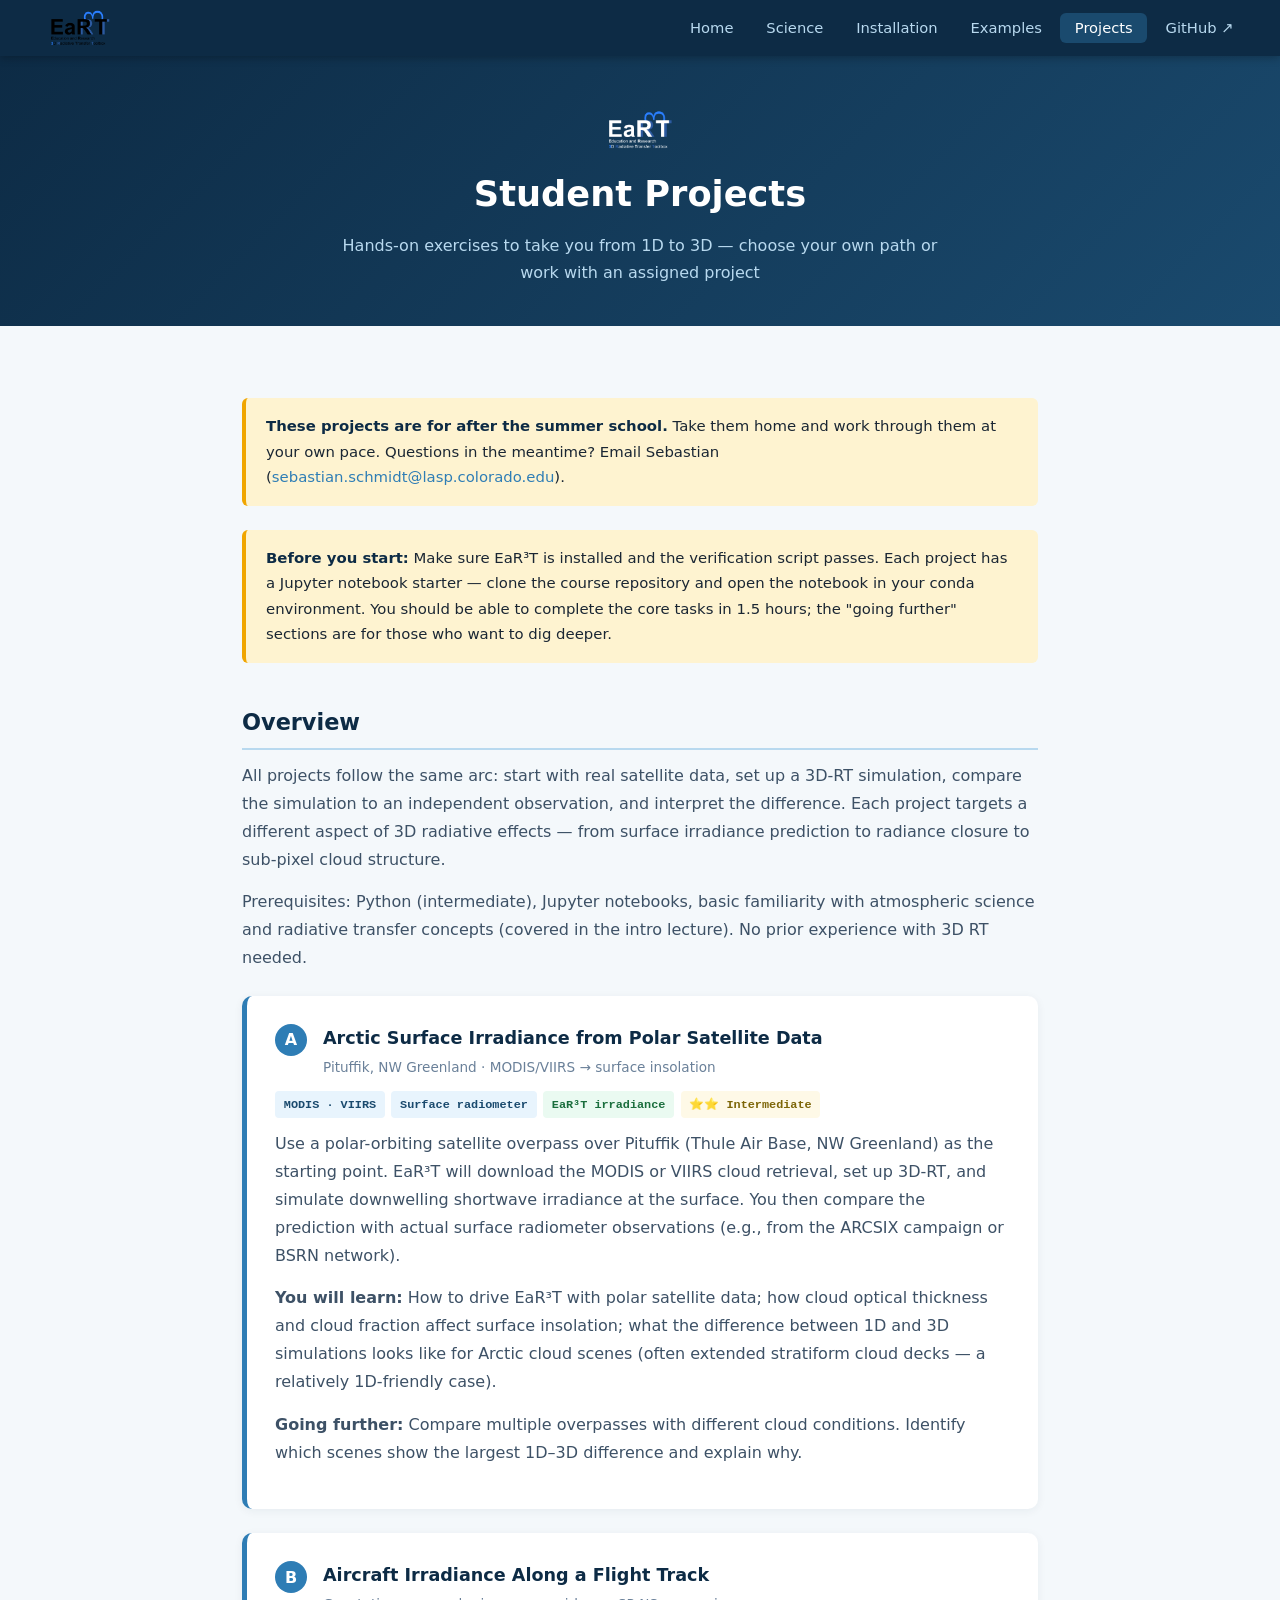
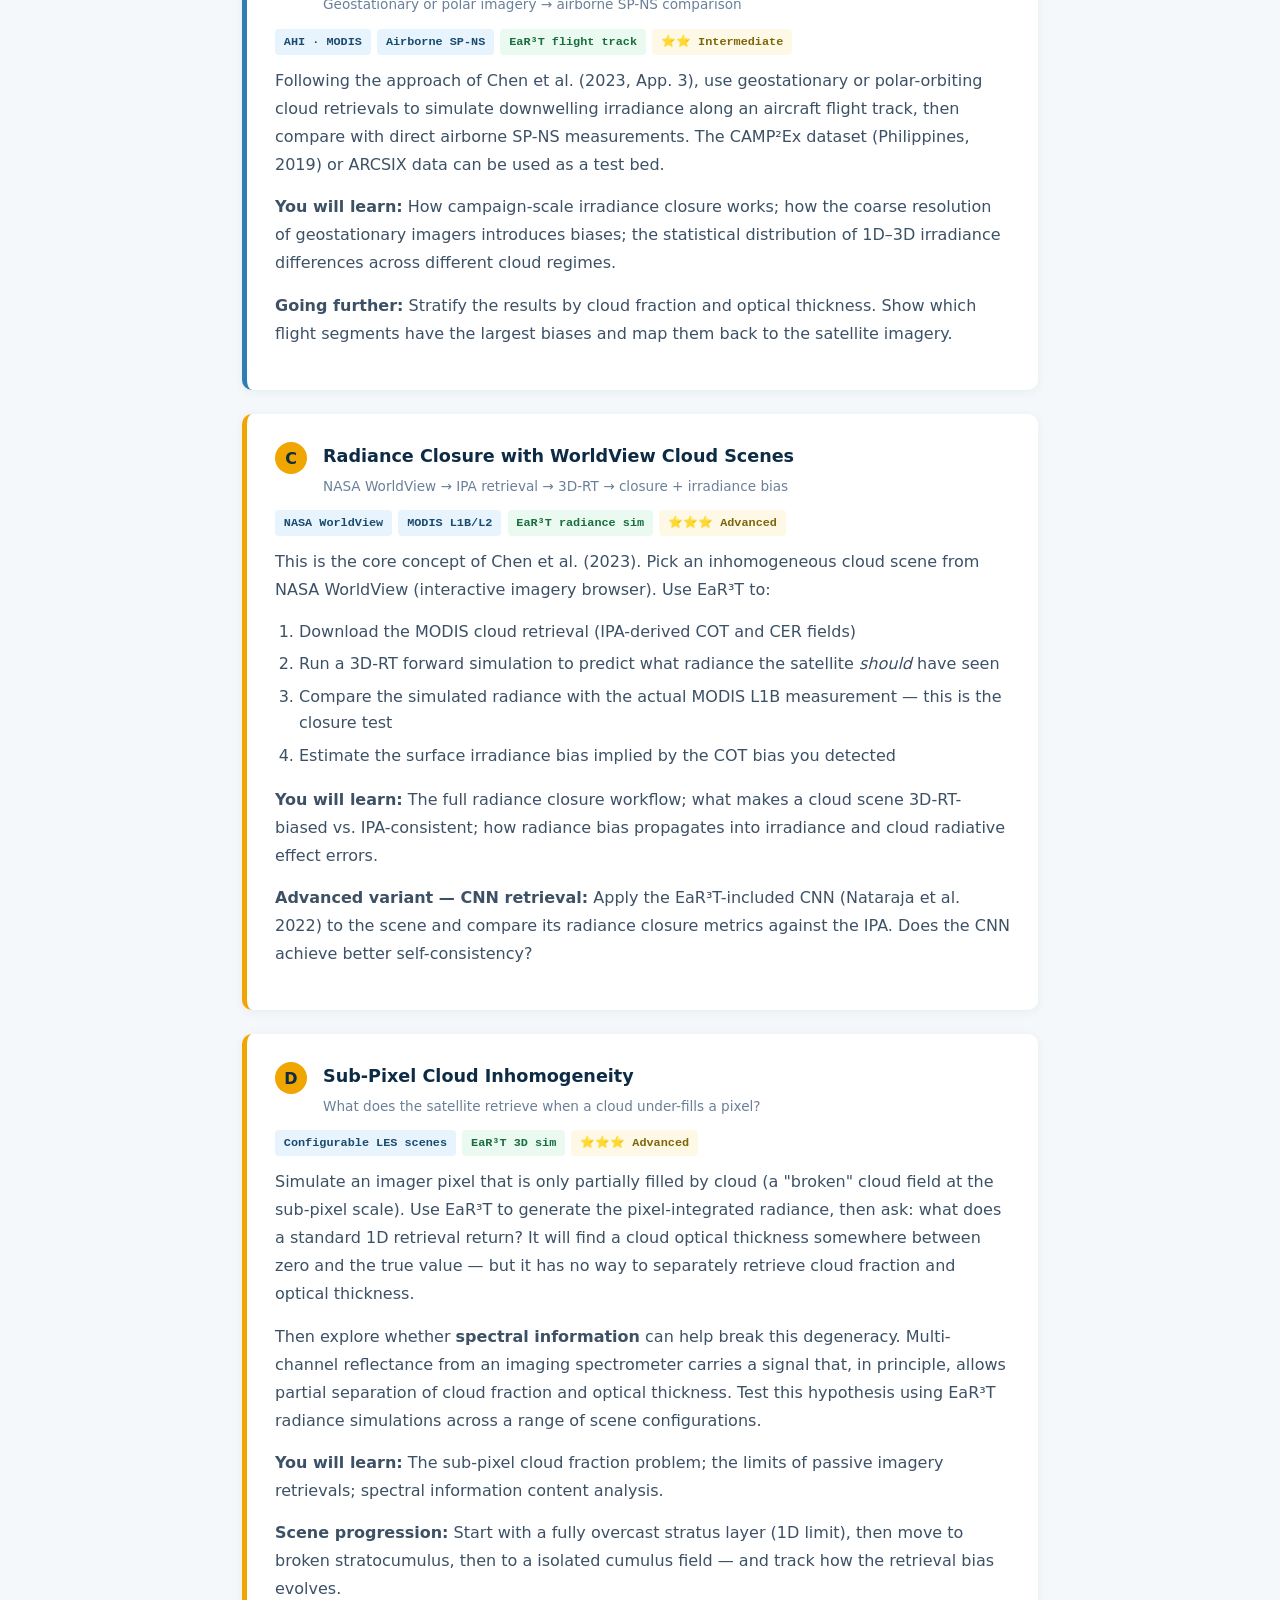
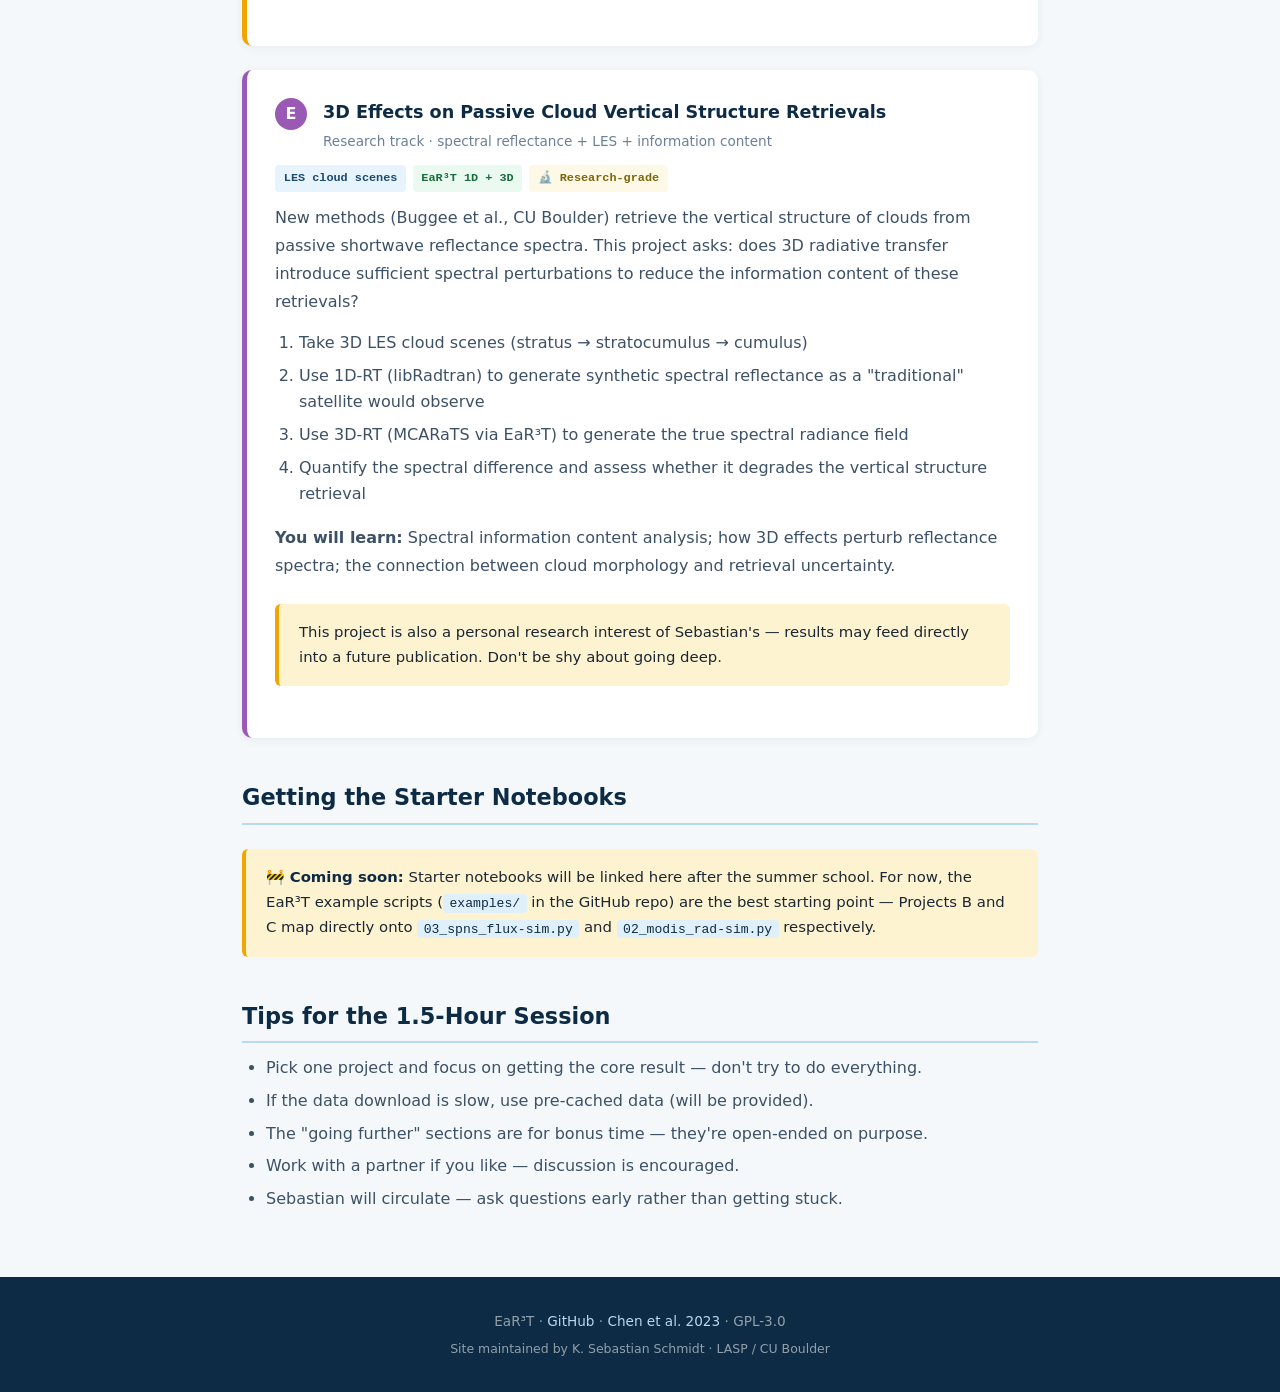
<file: docs/projects.html>
<!DOCTYPE html>
<html lang="en">
<head>
  <meta charset="UTF-8">
  <meta name="viewport" content="width=device-width, initial-scale=1.0">
  <title>Projects — EaR³T</title>
  <link rel="stylesheet" href="style.css">
  <link rel="icon" href="favicon.png" type="image/png">
  <style>
    .project-card {
      background: var(--white);
      border-radius: var(--radius);
      border-left: 5px solid var(--blue-light);
      padding: 1.75rem;
      margin: 1.5rem 0;
      box-shadow: 0 2px 10px rgba(13,43,69,0.06);
    }
    .project-card.advanced { border-left-color: var(--accent); }
    .project-card.research  { border-left-color: #9b59b6; }

    .project-header {
      display: flex;
      align-items: flex-start;
      gap: 1rem;
      margin-bottom: 0.75rem;
    }

    .project-num {
      background: var(--blue-light);
      color: var(--white);
      font-weight: 800;
      font-size: 1rem;
      width: 2rem; height: 2rem;
      border-radius: 50%;
      display: flex; align-items: center; justify-content: center;
      flex-shrink: 0;
    }

    .project-card.advanced .project-num { background: var(--accent); color: var(--blue-dark); }
    .project-card.research  .project-num { background: #9b59b6; }

    .project-title { font-size: 1.1rem; font-weight: 700; color: var(--blue-dark); }
    .project-subtitle { font-size: 0.85rem; color: var(--text-light); margin-top: 0.15rem; }

    .project-tags {
      display: flex; gap: 0.4rem; flex-wrap: wrap; margin: 0.75rem 0;
    }

    .tag {
      font-size: 0.74rem;
      font-weight: 600;
      padding: 0.2rem 0.55rem;
      border-radius: 4px;
      font-family: var(--font-mono);
    }
    .tag-data    { background: #e8f4fd; color: #1a4a6e; }
    .tag-skill   { background: #eafaf1; color: #1a6e3d; }
    .tag-diff    { background: #fef9e7; color: #7d6608; }
  </style>
</head>
<body>

  <nav class="topnav">
    <div class="nav-brand"><img src="er3t-logo.png" alt="EaR³T" class="nav-logo"></div>
    <ul class="nav-links">
      <li><a href="index.html">Home</a></li>
      <li><a href="science.html">Science</a></li>
      <li><a href="install.html">Installation</a></li>
      <li><a href="examples.html">Examples</a></li>
      <li><a href="projects.html" class="active">Projects</a></li>
      <li><a href="https://github.com/hong-chen/er3t/tree/dev_er3t_edu" target="_blank">GitHub ↗</a></li>
    </ul>
  </nav>

  <header class="page-header">
    <img src="er3t-logo-light.png" alt="EaR³T" class="page-header-logo">
    <h1>Student Projects</h1>
    <p>Hands-on exercises to take you from 1D to 3D — choose your own path or work with an assigned project</p>
  </header>

  <main class="page-content">

    <div class="callout">
      <strong>These projects are for after the summer school.</strong> Take them home and work through
      them at your own pace. Questions in the meantime? Email Sebastian
      (<a href="mailto:sebastian.schmidt@lasp.colorado.edu">sebastian.schmidt@lasp.colorado.edu</a>).
    </div>

    <div class="callout">
      <strong>Before you start:</strong> Make sure EaR³T is installed and the verification script passes.
      Each project has a Jupyter notebook starter — clone the course repository and open the notebook
      in your conda environment. You should be able to complete the core tasks in 1.5 hours; the
      "going further" sections are for those who want to dig deeper.
    </div>

    <h2>Overview</h2>

    <p>
      All projects follow the same arc: start with real satellite data, set up a 3D-RT simulation,
      compare the simulation to an independent observation, and interpret the difference. Each project
      targets a different aspect of 3D radiative effects — from surface irradiance prediction to
      radiance closure to sub-pixel cloud structure.
    </p>

    <p>Prerequisites: Python (intermediate), Jupyter notebooks, basic familiarity with atmospheric science
    and radiative transfer concepts (covered in the intro lecture). No prior experience with 3D RT needed.</p>

    <!-- PROJECT A -->
    <div class="project-card">
      <div class="project-header">
        <div class="project-num">A</div>
        <div>
          <div class="project-title">Arctic Surface Irradiance from Polar Satellite Data</div>
          <div class="project-subtitle">Pituffik, NW Greenland · MODIS/VIIRS → surface insolation</div>
        </div>
      </div>

      <div class="project-tags">
        <span class="tag tag-data">MODIS · VIIRS</span>
        <span class="tag tag-data">Surface radiometer</span>
        <span class="tag tag-skill">EaR³T irradiance</span>
        <span class="tag tag-diff">⭐⭐ Intermediate</span>
      </div>

      <p>
        Use a polar-orbiting satellite overpass over Pituffik (Thule Air Base, NW Greenland) as the starting
        point. EaR³T will download the MODIS or VIIRS cloud retrieval, set up 3D-RT, and simulate
        downwelling shortwave irradiance at the surface. You then compare the prediction with actual
        surface radiometer observations (e.g., from the ARCSIX campaign or BSRN network).
      </p>

      <p><strong>You will learn:</strong> How to drive EaR³T with polar satellite data; how cloud optical
      thickness and cloud fraction affect surface insolation; what the difference between 1D and 3D
      simulations looks like for Arctic cloud scenes (often extended stratiform cloud decks —
      a relatively 1D-friendly case).</p>

      <p><strong>Going further:</strong> Compare multiple overpasses with different cloud conditions.
      Identify which scenes show the largest 1D–3D difference and explain why.</p>
    </div>

    <!-- PROJECT B -->
    <div class="project-card">
      <div class="project-header">
        <div class="project-num">B</div>
        <div>
          <div class="project-title">Aircraft Irradiance Along a Flight Track</div>
          <div class="project-subtitle">Geostationary or polar imagery → airborne SP-NS comparison</div>
        </div>
      </div>

      <div class="project-tags">
        <span class="tag tag-data">AHI · MODIS</span>
        <span class="tag tag-data">Airborne SP-NS</span>
        <span class="tag tag-skill">EaR³T flight track</span>
        <span class="tag tag-diff">⭐⭐ Intermediate</span>
      </div>

      <p>
        Following the approach of Chen et al. (2023, App. 3), use geostationary or polar-orbiting cloud
        retrievals to simulate downwelling irradiance along an aircraft flight track, then compare with
        direct airborne SP-NS measurements. The CAMP²Ex dataset (Philippines, 2019) or ARCSIX data
        can be used as a test bed.
      </p>

      <p><strong>You will learn:</strong> How campaign-scale irradiance closure works; how the coarse
      resolution of geostationary imagers introduces biases; the statistical distribution of 1D–3D
      irradiance differences across different cloud regimes.</p>

      <p><strong>Going further:</strong> Stratify the results by cloud fraction and optical thickness.
      Show which flight segments have the largest biases and map them back to the satellite imagery.</p>
    </div>

    <!-- PROJECT C -->
    <div class="project-card advanced">
      <div class="project-header">
        <div class="project-num">C</div>
        <div>
          <div class="project-title">Radiance Closure with WorldView Cloud Scenes</div>
          <div class="project-subtitle">NASA WorldView → IPA retrieval → 3D-RT → closure + irradiance bias</div>
        </div>
      </div>

      <div class="project-tags">
        <span class="tag tag-data">NASA WorldView</span>
        <span class="tag tag-data">MODIS L1B/L2</span>
        <span class="tag tag-skill">EaR³T radiance sim</span>
        <span class="tag tag-diff">⭐⭐⭐ Advanced</span>
      </div>

      <p>
        This is the core concept of Chen et al. (2023). Pick an inhomogeneous cloud scene from NASA
        WorldView (interactive imagery browser). Use EaR³T to:
      </p>
      <ol>
        <li>Download the MODIS cloud retrieval (IPA-derived COT and CER fields)</li>
        <li>Run a 3D-RT forward simulation to predict what radiance the satellite <em>should</em> have seen</li>
        <li>Compare the simulated radiance with the actual MODIS L1B measurement — this is the closure test</li>
        <li>Estimate the surface irradiance bias implied by the COT bias you detected</li>
      </ol>

      <p><strong>You will learn:</strong> The full radiance closure workflow; what makes a cloud scene
      3D-RT-biased vs. IPA-consistent; how radiance bias propagates into irradiance and cloud radiative effect errors.</p>

      <p><strong>Advanced variant — CNN retrieval:</strong> Apply the EaR³T-included CNN (Nataraja et al. 2022)
      to the scene and compare its radiance closure metrics against the IPA. Does the CNN achieve better
      self-consistency?</p>
    </div>

    <!-- PROJECT D -->
    <div class="project-card advanced">
      <div class="project-header">
        <div class="project-num">D</div>
        <div>
          <div class="project-title">Sub-Pixel Cloud Inhomogeneity</div>
          <div class="project-subtitle">What does the satellite retrieve when a cloud under-fills a pixel?</div>
        </div>
      </div>

      <div class="project-tags">
        <span class="tag tag-data">Configurable LES scenes</span>
        <span class="tag tag-skill">EaR³T 3D sim</span>
        <span class="tag tag-diff">⭐⭐⭐ Advanced</span>
      </div>

      <p>
        Simulate an imager pixel that is only partially filled by cloud (a "broken" cloud field at the
        sub-pixel scale). Use EaR³T to generate the pixel-integrated radiance, then ask: what does a
        standard 1D retrieval return? It will find a cloud optical thickness somewhere between zero and
        the true value — but it has no way to separately retrieve cloud fraction and optical thickness.
      </p>

      <p>
        Then explore whether <strong>spectral information</strong> can help break this degeneracy.
        Multi-channel reflectance from an imaging spectrometer carries a signal that, in principle,
        allows partial separation of cloud fraction and optical thickness. Test this hypothesis using
        EaR³T radiance simulations across a range of scene configurations.
      </p>

      <p><strong>You will learn:</strong> The sub-pixel cloud fraction problem; the limits of passive
      imagery retrievals; spectral information content analysis.</p>

      <p><strong>Scene progression:</strong> Start with a fully overcast stratus layer (1D limit),
      then move to broken stratocumulus, then to a isolated cumulus field — and track how the retrieval
      bias evolves.</p>
    </div>

    <!-- PROJECT E -->
    <div class="project-card research">
      <div class="project-header">
        <div class="project-num">E</div>
        <div>
          <div class="project-title">3D Effects on Passive Cloud Vertical Structure Retrievals</div>
          <div class="project-subtitle">Research track · spectral reflectance + LES + information content</div>
        </div>
      </div>

      <div class="project-tags">
        <span class="tag tag-data">LES cloud scenes</span>
        <span class="tag tag-skill">EaR³T 1D + 3D</span>
        <span class="tag tag-diff">🔬 Research-grade</span>
      </div>

      <p>
        New methods (Buggee et al., CU Boulder) retrieve the vertical structure of clouds from passive
        shortwave reflectance spectra. This project asks: does 3D radiative transfer introduce
        sufficient spectral perturbations to reduce the information content of these retrievals?
      </p>
      <ol>
        <li>Take 3D LES cloud scenes (stratus → stratocumulus → cumulus)</li>
        <li>Use 1D-RT (libRadtran) to generate synthetic spectral reflectance as a "traditional" satellite would observe</li>
        <li>Use 3D-RT (MCARaTS via EaR³T) to generate the true spectral radiance field</li>
        <li>Quantify the spectral difference and assess whether it degrades the vertical structure retrieval</li>
      </ol>

      <p><strong>You will learn:</strong> Spectral information content analysis; how 3D effects perturb
      reflectance spectra; the connection between cloud morphology and retrieval uncertainty.</p>

      <div class="callout">
        This project is also a personal research interest of Sebastian's — results may feed directly
        into a future publication. Don't be shy about going deep.
      </div>
    </div>

    <h2>Getting the Starter Notebooks</h2>

    <div class="callout">
      🚧 <strong>Coming soon:</strong> Starter notebooks will be linked here after the summer school.
      For now, the EaR³T example scripts (<code>examples/</code> in the GitHub repo) are the best
      starting point — Projects B and C map directly onto <code>03_spns_flux-sim.py</code> and
      <code>02_modis_rad-sim.py</code> respectively.
    </div>

    <h2>Tips for the 1.5-Hour Session</h2>
    <ul>
      <li>Pick one project and focus on getting the core result — don't try to do everything.</li>
      <li>If the data download is slow, use pre-cached data (will be provided).</li>
      <li>The "going further" sections are for bonus time — they're open-ended on purpose.</li>
      <li>Work with a partner if you like — discussion is encouraged.</li>
      <li>Sebastian will circulate — ask questions early rather than getting stuck.</li>
    </ul>

  </main>

  <footer class="footer">
    <p>
      EaR³T · <a href="https://github.com/hong-chen/er3t" target="_blank">GitHub</a>
      · <a href="https://doi.org/10.5194/amt-16-1971-2023" target="_blank">Chen et al. 2023</a>
      · GPL-3.0
    </p>
    <p class="footer-credit">Site maintained by K. Sebastian Schmidt · LASP / CU Boulder</p>
  </footer>

</body>
</html>
</file>
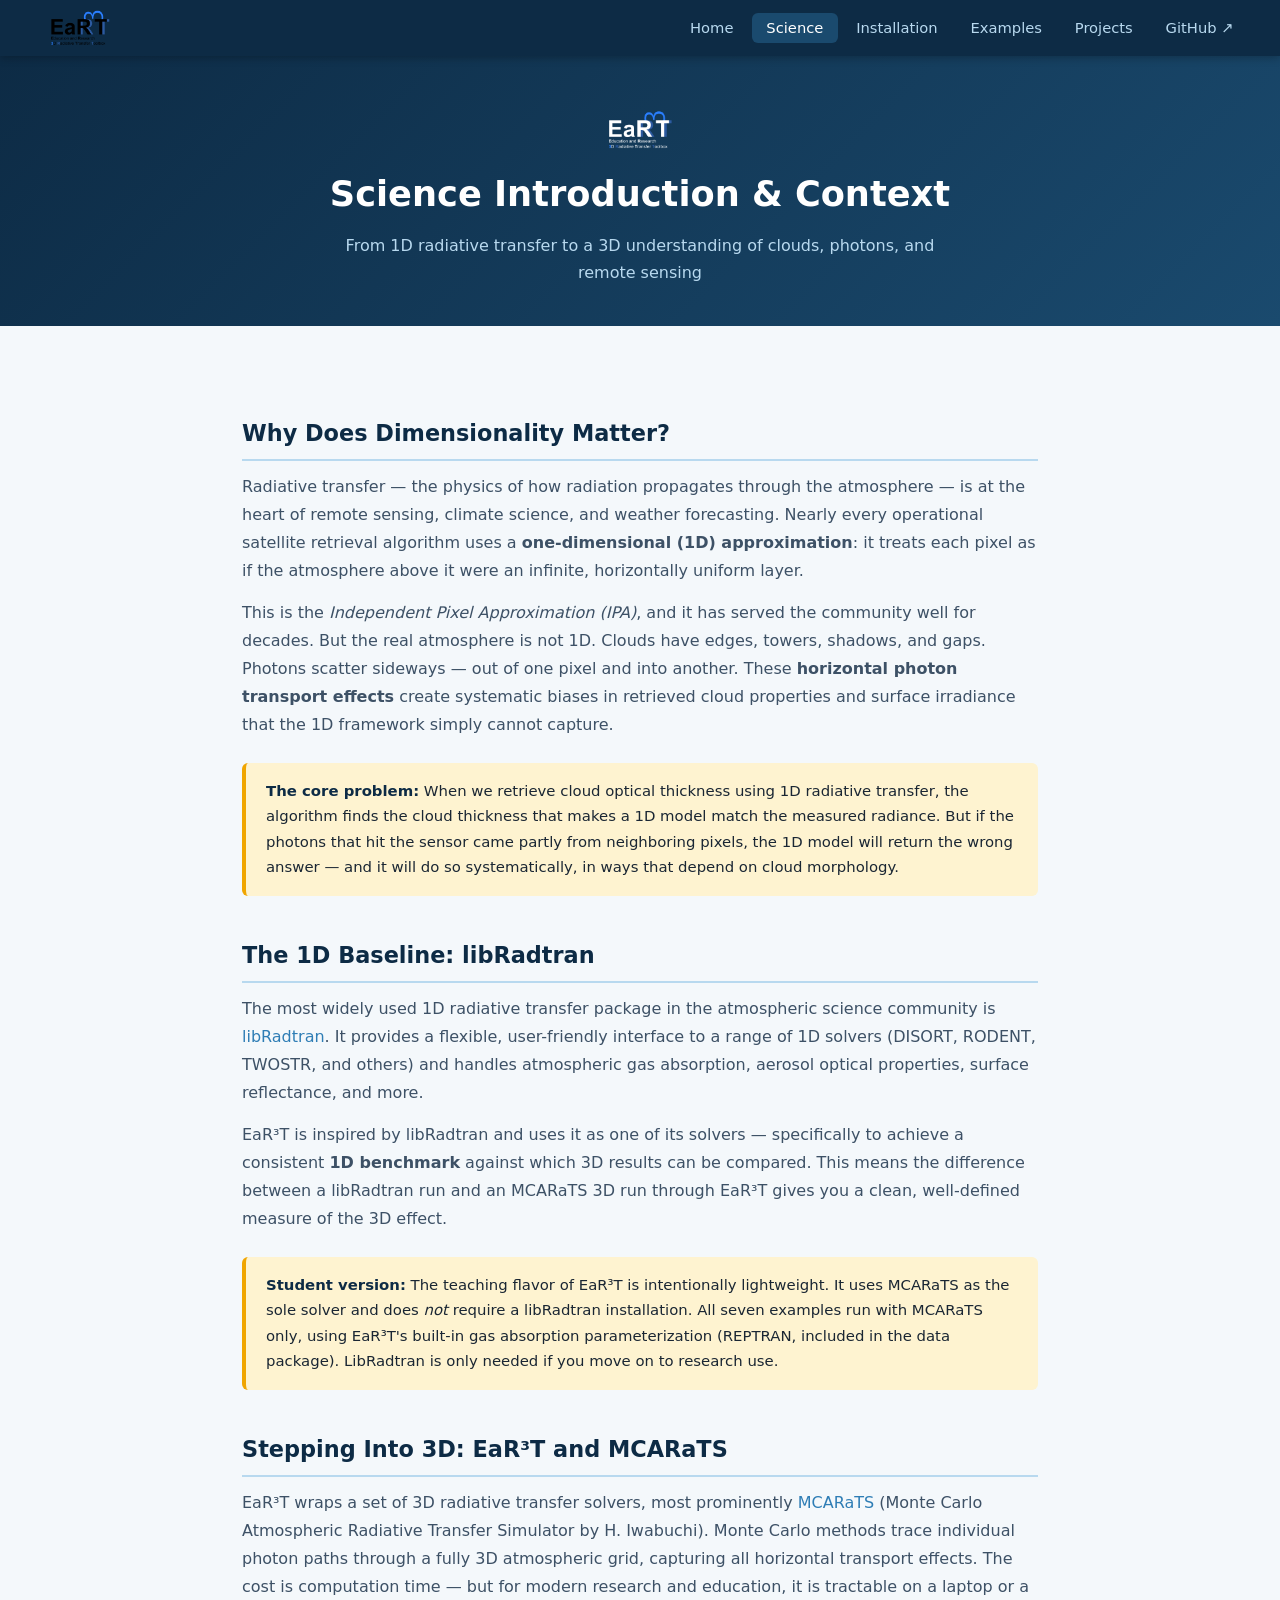
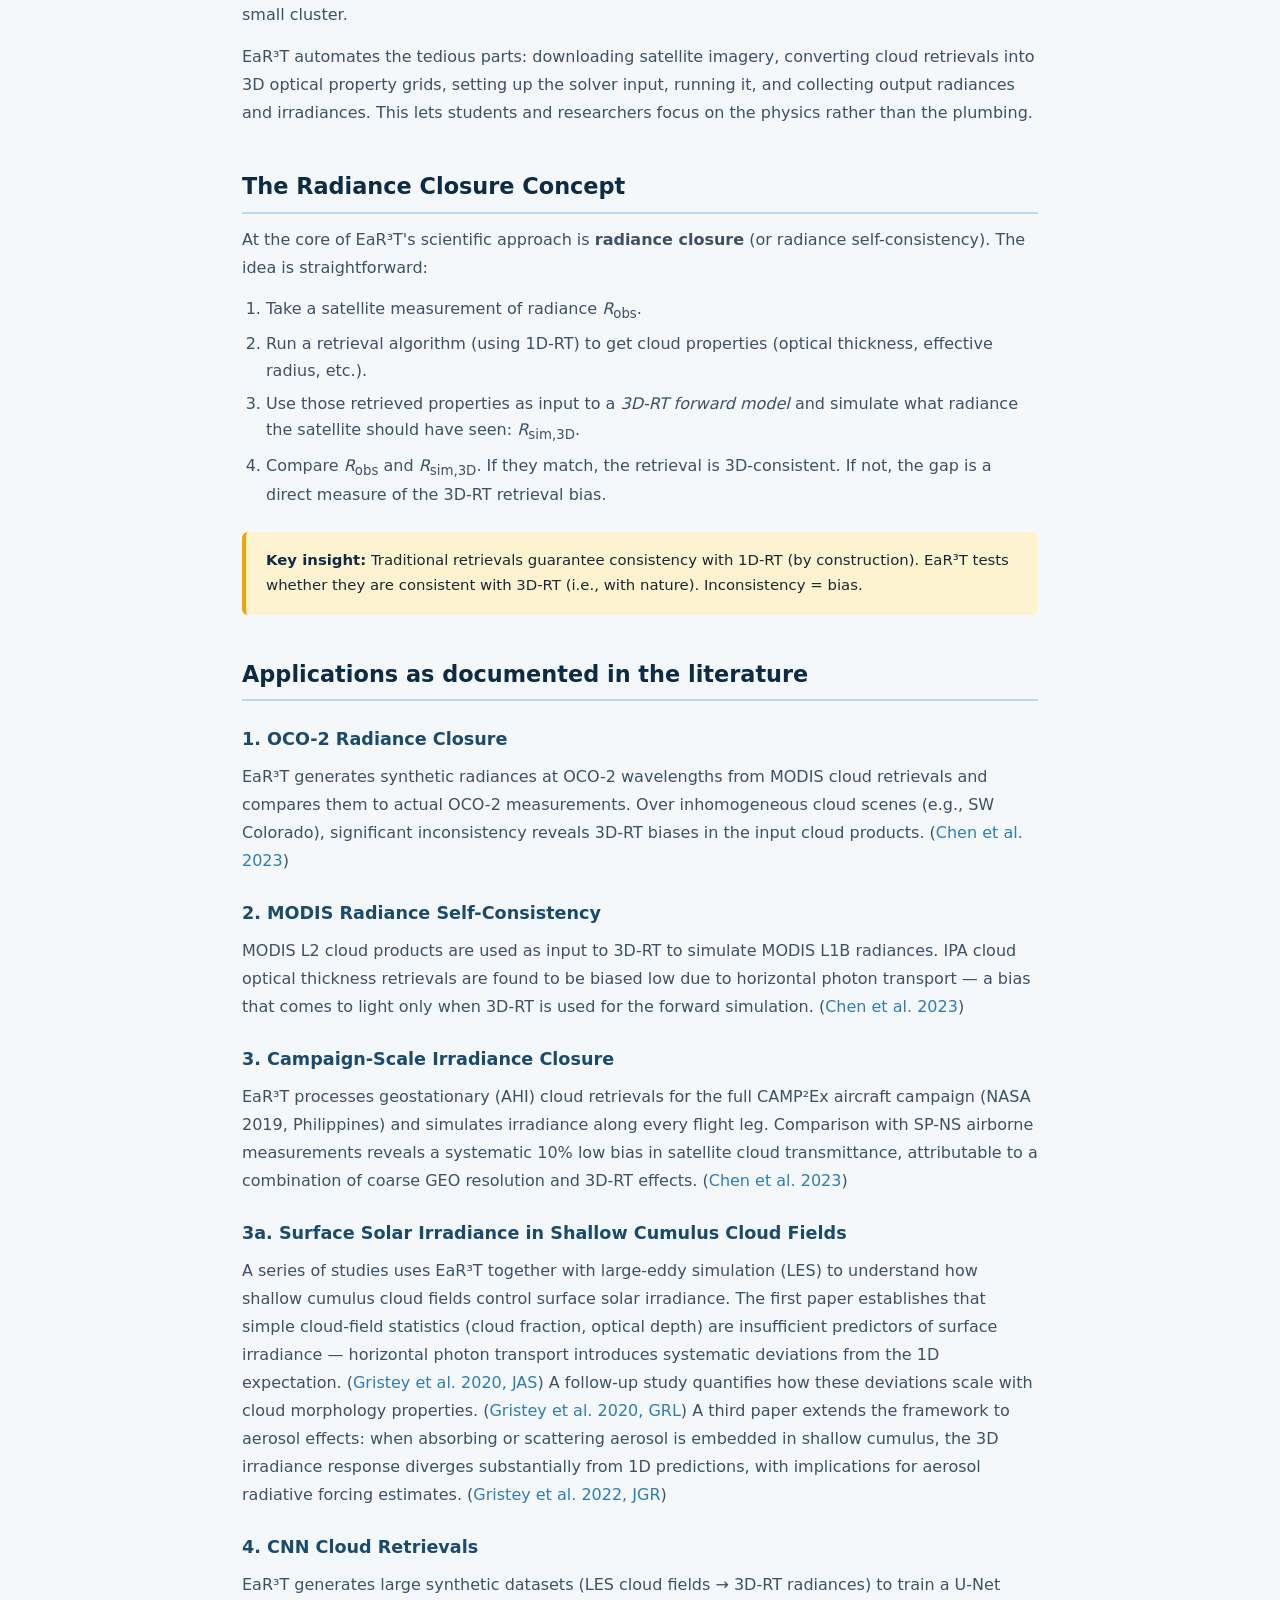
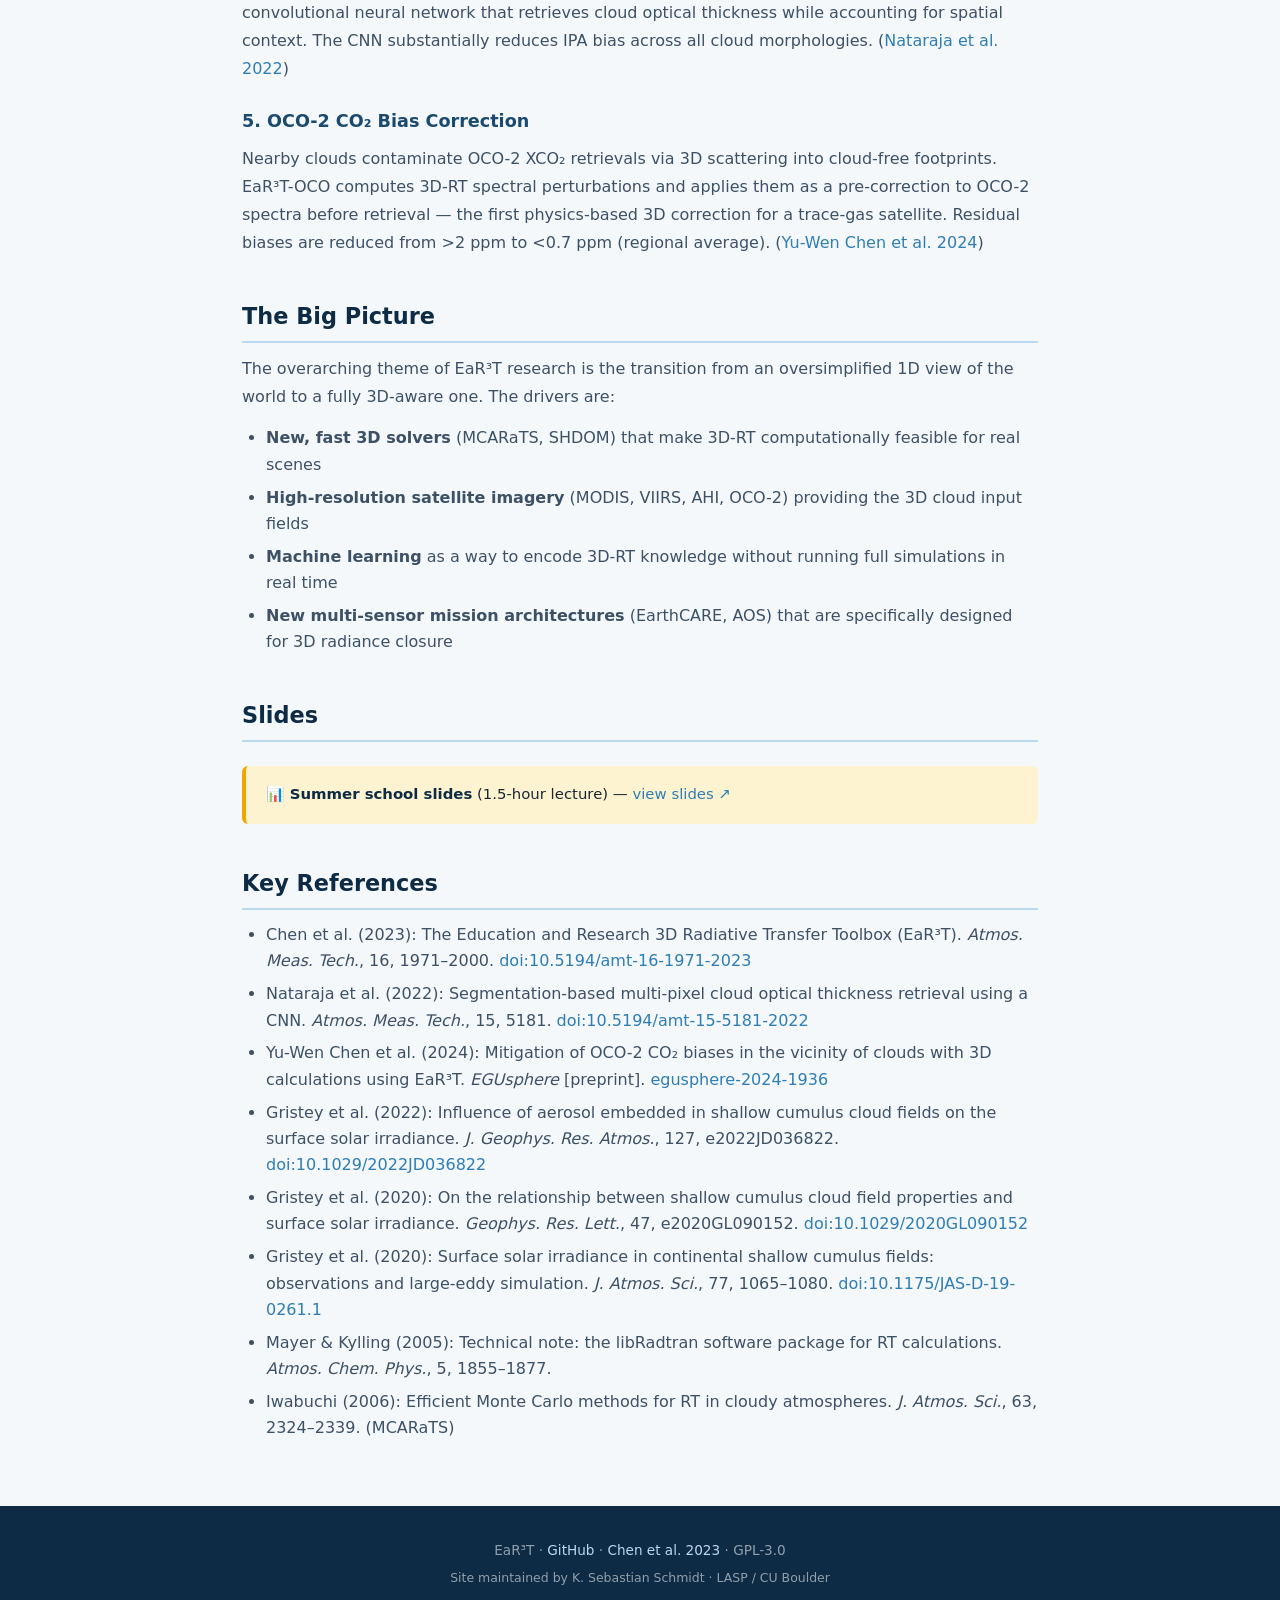
<file: docs/science.html>
<!DOCTYPE html>
<html lang="en">
<head>
  <meta charset="UTF-8">
  <meta name="viewport" content="width=device-width, initial-scale=1.0">
  <title>Science — EaR³T</title>
  <link rel="stylesheet" href="style.css">
  <link rel="icon" href="favicon.png" type="image/png">
</head>
<body>

  <nav class="topnav">
    <div class="nav-brand"><img src="er3t-logo.png" alt="EaR³T" class="nav-logo"></div>
    <ul class="nav-links">
      <li><a href="index.html">Home</a></li>
      <li><a href="science.html" class="active">Science</a></li>
      <li><a href="install.html">Installation</a></li>
      <li><a href="examples.html">Examples</a></li>
      <li><a href="projects.html">Projects</a></li>
      <li><a href="https://github.com/hong-chen/er3t/tree/dev_er3t_edu" target="_blank">GitHub ↗</a></li>
    </ul>
  </nav>

  <header class="page-header">
    <img src="er3t-logo-light.png" alt="EaR³T" class="page-header-logo">
    <h1>Science Introduction &amp; Context</h1>
    <p>From 1D radiative transfer to a 3D understanding of clouds, photons, and remote sensing</p>
  </header>

  <main class="page-content">

    <h2>Why Does Dimensionality Matter?</h2>

    <p>
      Radiative transfer — the physics of how radiation propagates through the atmosphere — is at the
      heart of remote sensing, climate science, and weather forecasting. Nearly every operational satellite
      retrieval algorithm uses a <strong>one-dimensional (1D) approximation</strong>: it treats each pixel
      as if the atmosphere above it were an infinite, horizontally uniform layer.
    </p>
    <p>
      This is the <em>Independent Pixel Approximation (IPA)</em>, and it has served the community well
      for decades. But the real atmosphere is not 1D. Clouds have edges, towers, shadows, and gaps.
      Photons scatter sideways — out of one pixel and into another. These <strong>horizontal photon
      transport effects</strong> create systematic biases in retrieved cloud properties and surface irradiance
      that the 1D framework simply cannot capture.
    </p>

    <div class="callout">
      <strong>The core problem:</strong> When we retrieve cloud optical thickness using 1D radiative
      transfer, the algorithm finds the cloud thickness that makes a 1D model match the measured
      radiance. But if the photons that hit the sensor came partly from neighboring pixels, the 1D
      model will return the wrong answer — and it will do so systematically, in ways that depend on
      cloud morphology.
    </div>

    <h2>The 1D Baseline: libRadtran</h2>

    <p>
      The most widely used 1D radiative transfer package in the atmospheric science community is
      <a href="http://www.libradtran.org" target="_blank">libRadtran</a>. It provides a flexible,
      user-friendly interface to a range of 1D solvers (DISORT, RODENT, TWOSTR, and others) and
      handles atmospheric gas absorption, aerosol optical properties, surface reflectance, and more.
    </p>
    <p>
      EaR³T is inspired by libRadtran and uses it as one of its solvers — specifically to achieve
      a consistent <strong>1D benchmark</strong> against which 3D results can be compared. This
      means the difference between a libRadtran run and an MCARaTS 3D run through EaR³T gives you
      a clean, well-defined measure of the 3D effect.
    </p>
    <div class="callout">
      <strong>Student version:</strong> The teaching flavor of EaR³T is intentionally lightweight.
      It uses MCARaTS as the sole solver and does <em>not</em> require a libRadtran installation.
      All seven examples run with MCARaTS only, using EaR³T's built-in gas absorption parameterization
      (REPTRAN, included in the data package). LibRadtran is only needed if you move on to research use.
    </div>

    <h2>Stepping Into 3D: EaR³T and MCARaTS</h2>

    <p>
      EaR³T wraps a set of 3D radiative transfer solvers, most prominently
      <a href="https://sites.google.com/site/mcarats/" target="_blank">MCARaTS</a>
      (Monte Carlo Atmospheric Radiative Transfer Simulator by H. Iwabuchi). Monte Carlo methods
      trace individual photon paths through a fully 3D atmospheric grid, capturing all horizontal
      transport effects. The cost is computation time — but for modern research and education,
      it is tractable on a laptop or a small cluster.
    </p>
    <p>
      EaR³T automates the tedious parts: downloading satellite imagery, converting cloud retrievals
      into 3D optical property grids, setting up the solver input, running it, and collecting output
      radiances and irradiances. This lets students and researchers focus on the physics rather than
      the plumbing.
    </p>

    <h2>The Radiance Closure Concept</h2>

    <p>
      At the core of EaR³T's scientific approach is <strong>radiance closure</strong> (or radiance
      self-consistency). The idea is straightforward:
    </p>
    <ol>
      <li>Take a satellite measurement of radiance <em>R</em><sub>obs</sub>.</li>
      <li>Run a retrieval algorithm (using 1D-RT) to get cloud properties (optical thickness, effective radius, etc.).</li>
      <li>Use those retrieved properties as input to a <em>3D-RT forward model</em> and simulate what radiance the satellite should have seen: <em>R</em><sub>sim,3D</sub>.</li>
      <li>Compare <em>R</em><sub>obs</sub> and <em>R</em><sub>sim,3D</sub>. If they match, the retrieval is 3D-consistent. If not, the gap is a direct measure of the 3D-RT retrieval bias.</li>
    </ol>

    <div class="callout">
      <strong>Key insight:</strong> Traditional retrievals guarantee consistency with 1D-RT (by construction).
      EaR³T tests whether they are consistent with 3D-RT (i.e., with nature). Inconsistency = bias.
    </div>

    <h2>Applications as documented in the literature</h2>

    <h3>1. OCO-2 Radiance Closure</h3>
    <p>
      EaR³T generates synthetic radiances at OCO-2 wavelengths from MODIS cloud retrievals and compares
      them to actual OCO-2 measurements. Over inhomogeneous cloud scenes (e.g., SW Colorado), significant
      inconsistency reveals 3D-RT biases in the input cloud products.
      (<a href="https://doi.org/10.5194/amt-16-1971-2023" target="_blank">Chen et al. 2023</a>)
    </p>

    <h3>2. MODIS Radiance Self-Consistency</h3>
    <p>
      MODIS L2 cloud products are used as input to 3D-RT to simulate MODIS L1B radiances.
      IPA cloud optical thickness retrievals are found to be biased low due to horizontal photon
      transport — a bias that comes to light only when 3D-RT is used for the forward simulation.
      (<a href="https://doi.org/10.5194/amt-16-1971-2023" target="_blank">Chen et al. 2023</a>)
    </p>

    <h3>3. Campaign-Scale Irradiance Closure</h3>
    <p>
      EaR³T processes geostationary (AHI) cloud retrievals for the full CAMP²Ex aircraft campaign
      (NASA 2019, Philippines) and simulates irradiance along every flight leg. Comparison with
      SP-NS airborne measurements reveals a systematic 10% low bias in satellite cloud transmittance,
      attributable to a combination of coarse GEO resolution and 3D-RT effects.
      (<a href="https://doi.org/10.5194/amt-16-1971-2023" target="_blank">Chen et al. 2023</a>)
    </p>

    <h3>3a. Surface Solar Irradiance in Shallow Cumulus Cloud Fields</h3>
    <p>
      A series of studies uses EaR³T together with large-eddy simulation (LES) to understand how
      shallow cumulus cloud fields control surface solar irradiance. The first paper establishes that
      simple cloud-field statistics (cloud fraction, optical depth) are insufficient predictors of
      surface irradiance — horizontal photon transport introduces systematic deviations from the 1D
      expectation.
      (<a href="https://doi.org/10.1175/JAS-D-19-0261.1" target="_blank">Gristey et al. 2020, JAS</a>)
      A follow-up study quantifies how these deviations scale with cloud morphology properties.
      (<a href="https://doi.org/10.1029/2020GL090152" target="_blank">Gristey et al. 2020, GRL</a>)
      A third paper extends the framework to aerosol effects: when absorbing or scattering aerosol
      is embedded in shallow cumulus, the 3D irradiance response diverges substantially from 1D
      predictions, with implications for aerosol radiative forcing estimates.
      (<a href="https://doi.org/10.1029/2022JD036822" target="_blank">Gristey et al. 2022, JGR</a>)
    </p>

    <h3>4. CNN Cloud Retrievals</h3>
    <p>
      EaR³T generates large synthetic datasets (LES cloud fields → 3D-RT radiances) to train a
      U-Net convolutional neural network that retrieves cloud optical thickness while accounting for
      spatial context. The CNN substantially reduces IPA bias across all cloud morphologies.
      (<a href="https://doi.org/10.5194/amt-15-5181-2022" target="_blank">Nataraja et al. 2022</a>)
    </p>

    <h3>5. OCO-2 CO₂ Bias Correction</h3>
    <p>
      Nearby clouds contaminate OCO-2 XCO₂ retrievals via 3D scattering into cloud-free footprints.
      EaR³T-OCO computes 3D-RT spectral perturbations and applies them as a pre-correction to OCO-2
      spectra before retrieval — the first physics-based 3D correction for a trace-gas satellite.
      Residual biases are reduced from &gt;2 ppm to &lt;0.7 ppm (regional average).
      (<a href="https://egusphere.copernicus.org/preprints/2024/egusphere-2024-1936/" target="_blank">Yu-Wen Chen et al. 2024</a>)
    </p>

    <h2>The Big Picture</h2>

    <p>
      The overarching theme of EaR³T research is the transition from an oversimplified 1D view of
      the world to a fully 3D-aware one. The drivers are:
    </p>
    <ul>
      <li><strong>New, fast 3D solvers</strong> (MCARaTS, SHDOM) that make 3D-RT computationally feasible for real scenes</li>
      <li><strong>High-resolution satellite imagery</strong> (MODIS, VIIRS, AHI, OCO-2) providing the 3D cloud input fields</li>
      <li><strong>Machine learning</strong> as a way to encode 3D-RT knowledge without running full simulations in real time</li>
      <li><strong>New multi-sensor mission architectures</strong> (EarthCARE, AOS) that are specifically designed for 3D radiance closure</li>
    </ul>

    <h2>Slides</h2>
    <div class="callout">
      📊 <strong>Summer school slides</strong> (1.5-hour lecture) —
      <a href="https://docs.google.com/presentation/d/1_UG1czvPM7SLgk5VbMyqgH14Id6fXqNK/edit?usp=sharing" target="_blank">view slides ↗</a>
    </div>

    <h2>Key References</h2>
    <ul>
      <li>
        Chen et al. (2023): The Education and Research 3D Radiative Transfer Toolbox (EaR³T).
        <em>Atmos. Meas. Tech.</em>, 16, 1971–2000.
        <a href="https://doi.org/10.5194/amt-16-1971-2023" target="_blank">doi:10.5194/amt-16-1971-2023</a>
      </li>
      <li>
        Nataraja et al. (2022): Segmentation-based multi-pixel cloud optical thickness retrieval using a CNN.
        <em>Atmos. Meas. Tech.</em>, 15, 5181.
        <a href="https://doi.org/10.5194/amt-15-5181-2022" target="_blank">doi:10.5194/amt-15-5181-2022</a>
      </li>
      <li>
        Yu-Wen Chen et al. (2024): Mitigation of OCO-2 CO₂ biases in the vicinity of clouds with 3D calculations using EaR³T.
        <em>EGUsphere</em> [preprint].
        <a href="https://egusphere.copernicus.org/preprints/2024/egusphere-2024-1936/" target="_blank">egusphere-2024-1936</a>
      </li>
      <li>
        Gristey et al. (2022): Influence of aerosol embedded in shallow cumulus cloud fields on the surface solar irradiance.
        <em>J. Geophys. Res. Atmos.</em>, 127, e2022JD036822.
        <a href="https://doi.org/10.1029/2022JD036822" target="_blank">doi:10.1029/2022JD036822</a>
      </li>
      <li>
        Gristey et al. (2020): On the relationship between shallow cumulus cloud field properties and surface solar irradiance.
        <em>Geophys. Res. Lett.</em>, 47, e2020GL090152.
        <a href="https://doi.org/10.1029/2020GL090152" target="_blank">doi:10.1029/2020GL090152</a>
      </li>
      <li>
        Gristey et al. (2020): Surface solar irradiance in continental shallow cumulus fields: observations and large-eddy simulation.
        <em>J. Atmos. Sci.</em>, 77, 1065–1080.
        <a href="https://doi.org/10.1175/JAS-D-19-0261.1" target="_blank">doi:10.1175/JAS-D-19-0261.1</a>
      </li>
      <li>
        Mayer &amp; Kylling (2005): Technical note: the libRadtran software package for RT calculations.
        <em>Atmos. Chem. Phys.</em>, 5, 1855–1877.
      </li>
      <li>
        Iwabuchi (2006): Efficient Monte Carlo methods for RT in cloudy atmospheres.
        <em>J. Atmos. Sci.</em>, 63, 2324–2339. (MCARaTS)
      </li>
    </ul>

  </main>

  <footer class="footer">
    <p>
      EaR³T · <a href="https://github.com/hong-chen/er3t" target="_blank">GitHub</a>
      · <a href="https://doi.org/10.5194/amt-16-1971-2023" target="_blank">Chen et al. 2023</a>
      · GPL-3.0
    </p>
    <p class="footer-credit">Site maintained by K. Sebastian Schmidt · LASP / CU Boulder</p>
  </footer>

</body>
</html>
</file>
<file: docs/style.css>
/* =====================================================
   EaR³T Summer School Website — Stylesheet
   Color palette: deep atmosphere blue + Arctic ice
   ===================================================== */

:root {
  --blue-dark:   #0d2b45;
  --blue-mid:    #1a4a6e;
  --blue-light:  #2e7db5;
  --ice:         #dff0fb;
  --ice-dark:    #b8d9ef;
  --white:       #ffffff;
  --off-white:   #f4f8fb;
  --text-dark:   #1a2633;
  --text-mid:    #3d5166;
  --text-light:  #6a8099;
  --accent:      #f0a500;
  --accent-soft: #fef3d0;
  --tag-bg:      #e8f4fd;
  --tag-text:    #1a4a6e;

  --font-sans: 'Segoe UI', system-ui, -apple-system, sans-serif;
  --font-mono: 'JetBrains Mono', 'Fira Code', 'Consolas', monospace;

  --max-width: 1100px;
  --radius: 10px;
}

* { box-sizing: border-box; margin: 0; padding: 0; }

body {
  font-family: var(--font-sans);
  background: var(--off-white);
  color: var(--text-dark);
  line-height: 1.7;
}

a { color: var(--blue-light); text-decoration: none; }
a:hover { text-decoration: underline; }

/* ---- NAV ---- */
.topnav {
  background: var(--blue-dark);
  display: flex;
  align-items: center;
  justify-content: space-between;
  padding: 0 2rem;
  height: 56px;
  position: sticky;
  top: 0;
  z-index: 100;
  box-shadow: 0 2px 8px rgba(0,0,0,0.25);
}

.nav-brand {
  display: flex;
  align-items: center;
}

.nav-logo {
  height: 48px;
  width: auto;
  display: block;
}

.hero-logo-img {
  max-width: 340px;
  width: 70%;
  height: auto;
  display: block;
  margin: 0 auto 0.75rem;
}

.page-header-logo {
  height: 52px;
  width: auto;
  display: block;
  margin: 0 auto 0.5rem;
}

.nav-links {
  list-style: none;
  display: flex;
  gap: 0.25rem;
}

.nav-links a {
  color: var(--ice-dark);
  padding: 0.4rem 0.9rem;
  border-radius: 6px;
  font-size: 0.92rem;
  font-weight: 500;
  transition: background 0.15s, color 0.15s;
}

.nav-links a:hover,
.nav-links a.active {
  background: var(--blue-mid);
  color: var(--white);
  text-decoration: none;
}

/* ---- HERO ---- */
.hero {
  background: linear-gradient(135deg, var(--blue-dark) 0%, var(--blue-mid) 60%, var(--blue-light) 100%);
  color: var(--white);
  padding: 5rem 2rem 4rem;
  text-align: center;
}

.hero-inner {
  max-width: 760px;
  margin: 0 auto;
}

.hero-tag {
  display: inline-block;
  background: rgba(255,255,255,0.15);
  color: var(--ice);
  font-size: 0.8rem;
  font-weight: 600;
  letter-spacing: 0.12em;
  text-transform: uppercase;
  padding: 0.3rem 0.9rem;
  border-radius: 20px;
  margin-bottom: 1.2rem;
}

.hero h1 {
  font-size: clamp(3rem, 8vw, 5.5rem);
  font-weight: 800;
  letter-spacing: -0.02em;
  line-height: 1;
  margin-bottom: 0.4rem;
}

.hero-subtitle {
  font-size: 1.1rem;
  color: var(--ice-dark);
  margin-bottom: 1.2rem;
  font-weight: 400;
}

.hero-desc {
  font-size: 1.05rem;
  line-height: 1.75;
  color: rgba(255,255,255,0.88);
  margin-bottom: 2rem;
}

.hero-buttons {
  display: flex;
  gap: 0.75rem;
  justify-content: center;
  flex-wrap: wrap;
}

.btn {
  display: inline-block;
  padding: 0.7rem 1.6rem;
  border-radius: 8px;
  font-size: 0.95rem;
  font-weight: 600;
  transition: opacity 0.15s, transform 0.1s;
}

.btn:hover {
  opacity: 0.9;
  transform: translateY(-1px);
  text-decoration: none;
}

.btn-primary {
  background: var(--accent);
  color: var(--blue-dark);
}

.btn-secondary {
  background: rgba(255,255,255,0.15);
  color: var(--white);
  border: 1.5px solid rgba(255,255,255,0.35);
}

/* ---- PILLARS ---- */
.pillars {
  display: flex;
  gap: 0;
  max-width: var(--max-width);
  margin: 0 auto;
  padding: 3.5rem 2rem;
  gap: 1.5rem;
}

.pillar {
  flex: 1;
  background: var(--white);
  border-radius: var(--radius);
  padding: 2rem 1.75rem;
  box-shadow: 0 2px 12px rgba(13,43,69,0.07);
  border-top: 4px solid var(--blue-light);
}

.pillar-icon {
  font-size: 2rem;
  margin-bottom: 0.75rem;
}

.pillar h2 {
  font-size: 1.2rem;
  font-weight: 700;
  color: var(--blue-dark);
  margin-bottom: 0.6rem;
}

.pillar p {
  font-size: 0.92rem;
  color: var(--text-mid);
  line-height: 1.65;
  margin-bottom: 1rem;
}

.pillar-link {
  font-size: 0.88rem;
  font-weight: 600;
  color: var(--blue-light);
}

/* ---- ABOUT ---- */
.about {
  background: var(--blue-dark);
  color: var(--white);
  padding: 3.5rem 2rem;
}

.about-inner {
  max-width: var(--max-width);
  margin: 0 auto;
}

.about h2 {
  font-size: 1.75rem;
  font-weight: 700;
  margin-bottom: 1.1rem;
  color: var(--ice);
}

.about p {
  font-size: 1rem;
  line-height: 1.75;
  color: rgba(255,255,255,0.82);
  margin-bottom: 0.9rem;
  max-width: 780px;
}

.about a { color: var(--ice-dark); }

.about-links {
  display: flex;
  gap: 1.5rem;
  flex-wrap: wrap;
  margin-top: 1.5rem;
}

.about-links a {
  background: rgba(255,255,255,0.1);
  color: var(--white);
  padding: 0.5rem 1.1rem;
  border-radius: 7px;
  font-size: 0.9rem;
  font-weight: 500;
  transition: background 0.15s;
}

.about-links a:hover {
  background: rgba(255,255,255,0.2);
  text-decoration: none;
}

/* ---- APPLICATIONS ---- */
.apps {
  padding: 3.5rem 2rem;
  background: var(--off-white);
}

.apps-inner {
  max-width: var(--max-width);
  margin: 0 auto;
}

.apps h2 {
  font-size: 1.75rem;
  font-weight: 700;
  color: var(--blue-dark);
  margin-bottom: 1.5rem;
}

.app-grid {
  display: grid;
  grid-template-columns: repeat(auto-fill, minmax(240px, 1fr));
  gap: 1.25rem;
}

.app-card {
  background: var(--white);
  border-radius: var(--radius);
  padding: 1.5rem;
  box-shadow: 0 2px 10px rgba(13,43,69,0.06);
  border-left: 4px solid var(--blue-light);
}

.app-card h3 {
  font-size: 1rem;
  font-weight: 700;
  color: var(--blue-dark);
  margin-bottom: 0.5rem;
}

.app-card p {
  font-size: 0.88rem;
  color: var(--text-mid);
  line-height: 1.6;
  margin-bottom: 0.75rem;
}

.app-tag {
  display: inline-block;
  background: var(--tag-bg);
  color: var(--tag-text);
  font-size: 0.75rem;
  font-weight: 600;
  padding: 0.2rem 0.6rem;
  border-radius: 4px;
  font-family: var(--font-mono);
}

/* ---- FOOTER ---- */
.footer {
  background: var(--blue-dark);
  color: rgba(255,255,255,0.55);
  text-align: center;
  padding: 2rem;
  font-size: 0.85rem;
  line-height: 1.8;
}

.footer a { color: var(--ice-dark); }
.footer-credit { font-size: 0.78rem; margin-top: 0.3rem; }

/* ---- INNER PAGE LAYOUT ---- */
.page-header {
  background: linear-gradient(135deg, var(--blue-dark) 0%, var(--blue-mid) 100%);
  color: var(--white);
  padding: 3rem 2rem 2.5rem;
  text-align: center;
}

.page-header h1 {
  font-size: 2.2rem;
  font-weight: 800;
  margin-bottom: 0.5rem;
}

.page-header p {
  color: var(--ice-dark);
  font-size: 1rem;
  max-width: 620px;
  margin: 0 auto;
}

.page-content {
  max-width: 860px;
  margin: 0 auto;
  padding: 3rem 2rem;
}

.page-content h2 {
  font-size: 1.4rem;
  font-weight: 700;
  color: var(--blue-dark);
  margin: 2.5rem 0 0.75rem;
  padding-bottom: 0.4rem;
  border-bottom: 2px solid var(--ice-dark);
}

.page-content h3 {
  font-size: 1.1rem;
  font-weight: 700;
  color: var(--blue-mid);
  margin: 1.5rem 0 0.5rem;
}

.page-content p {
  color: var(--text-mid);
  margin-bottom: 0.9rem;
  line-height: 1.75;
}

.page-content ul, .page-content ol {
  padding-left: 1.5rem;
  color: var(--text-mid);
  margin-bottom: 1rem;
}

.page-content li { margin-bottom: 0.4rem; line-height: 1.65; }

.page-content code {
  background: var(--ice);
  color: var(--blue-dark);
  padding: 0.1rem 0.4rem;
  border-radius: 4px;
  font-family: var(--font-mono);
  font-size: 0.88em;
}

.page-content pre {
  background: var(--blue-dark);
  color: var(--ice);
  padding: 1.25rem 1.5rem;
  border-radius: var(--radius);
  overflow-x: auto;
  margin: 1rem 0 1.5rem;
  font-family: var(--font-mono);
  font-size: 0.88rem;
  line-height: 1.6;
}

.page-content pre code {
  background: none;
  color: inherit;
  padding: 0;
  border-radius: 0;
  font-size: inherit;
}

.callout {
  background: var(--accent-soft);
  border-left: 4px solid var(--accent);
  border-radius: 6px;
  padding: 1rem 1.25rem;
  margin: 1.5rem 0;
  font-size: 0.93rem;
  color: var(--text-dark);
}

.callout strong { color: var(--blue-dark); }

/* ---- RESPONSIVE ---- */
@media (max-width: 700px) {
  .pillars { flex-direction: column; }
  .hero h1 { font-size: 3rem; }
  .topnav { flex-direction: column; height: auto; padding: 0.75rem 1rem; gap: 0.5rem; }
  .nav-links { flex-wrap: wrap; justify-content: center; }
}
</file>
